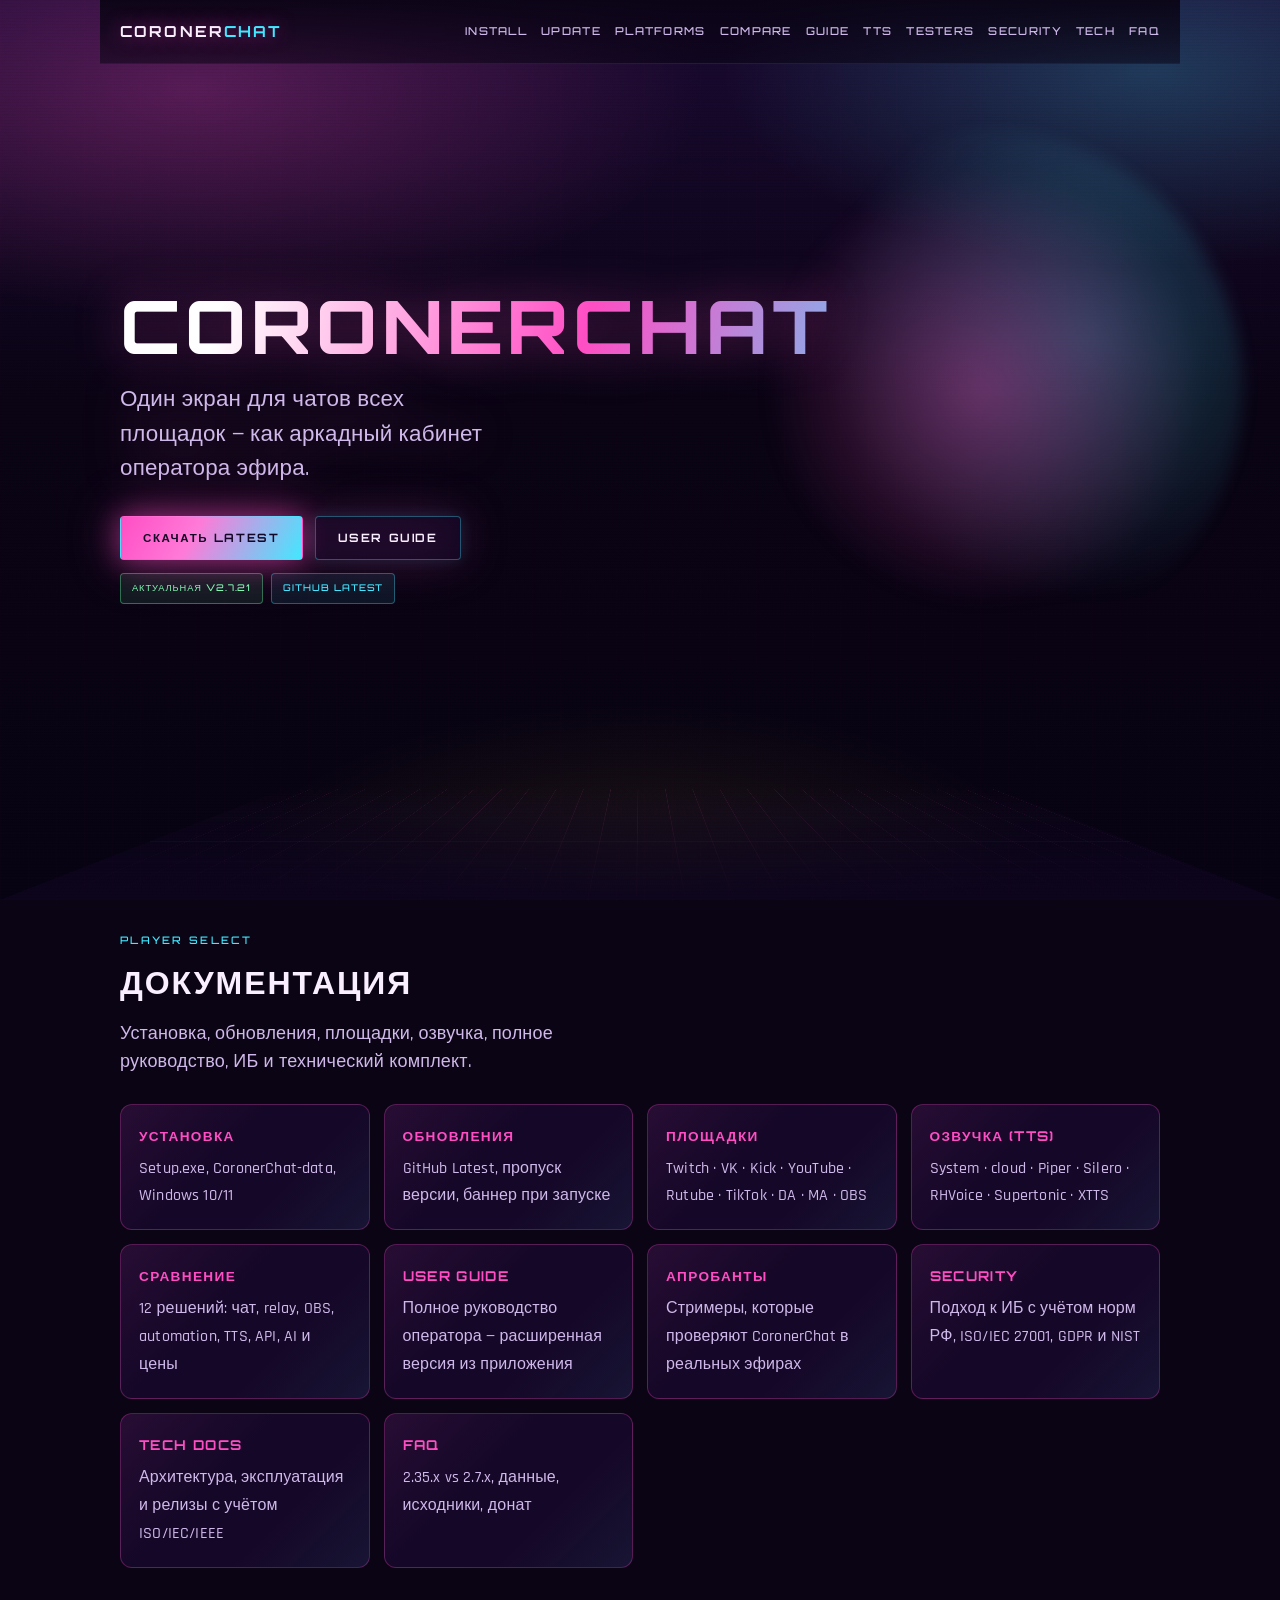
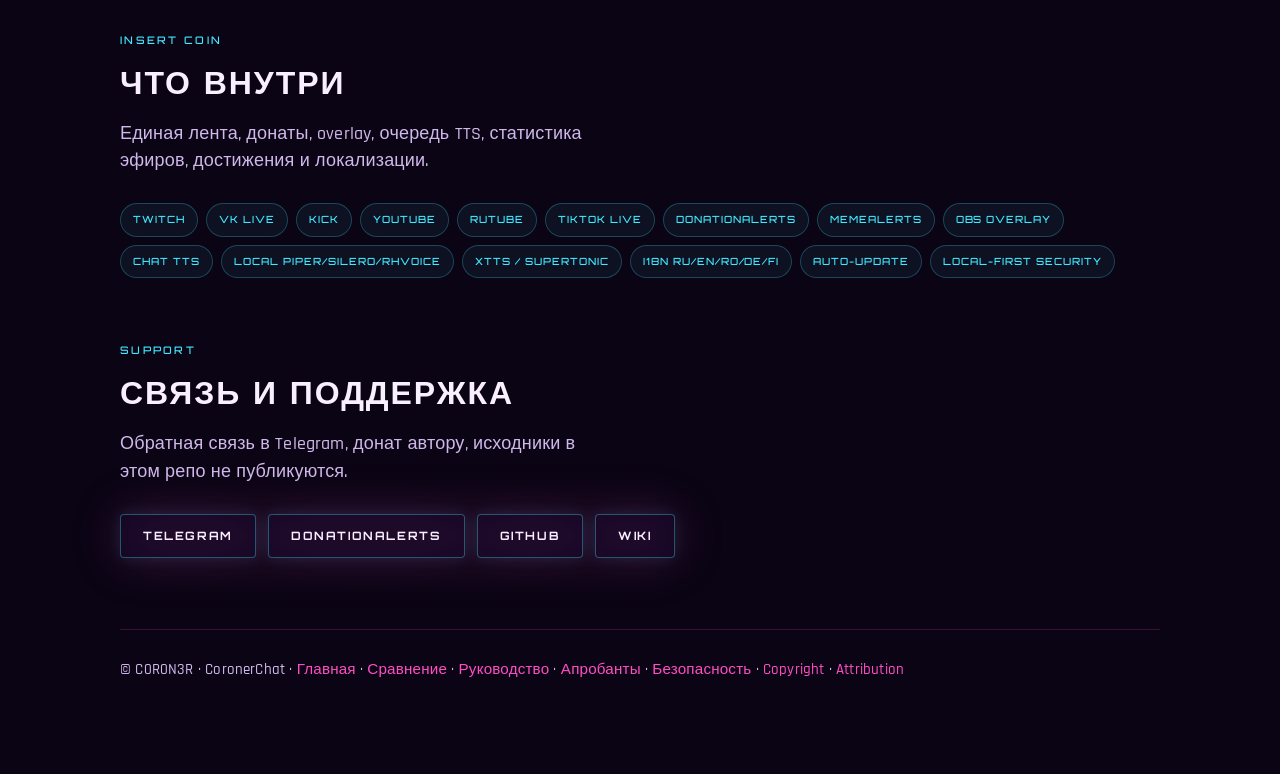
<file: docs/index.html>
<!DOCTYPE html>
<html lang="ru">
<head>
  <meta charset="utf-8" />
  <meta name="viewport" content="width=device-width, initial-scale=1" />
  <title>CoronerChat — мультиплатформенный чат стримера</title>
  <meta name="description" content="CoronerChat: один чат для Twitch, VK, Kick, YouTube, Rutube + донаты и OBS. Документация и обновления." />
  <link rel="canonical" href="https://dorimeryt-alt.github.io/CoronerChat/" />
  <link rel="icon" href="assets/icon.svg" type="image/svg+xml" />
  <meta property="og:type" content="website" />
  <meta property="og:title" content="CoronerChat — мультиплатформенный чат стримера" />
  <meta property="og:description" content="Один чат для Twitch, VK, Kick, YouTube и Rutube, донаты и OBS." />
  <meta property="og:url" content="https://dorimeryt-alt.github.io/CoronerChat/" />
  <meta property="og:image" content="https://dorimeryt-alt.github.io/CoronerChat/assets/icon.svg" />
  <link rel="preconnect" href="https://fonts.googleapis.com" />
  <link rel="preconnect" href="https://fonts.gstatic.com" crossorigin />
  <link href="https://fonts.googleapis.com/css2?family=Orbitron:wght@600;700;800&family=Rajdhani:wght@500;600;700&display=swap" rel="stylesheet" />
  <link rel="stylesheet" href="site.css" />
</head>
<body>
  <a class="skip-link" href="#main-content">К основному содержанию</a>
  <div class="scanlines" aria-hidden="true"></div>
  <div class="horizon" aria-hidden="true"></div>
  <div class="wrap">
    <header class="topnav">
      <a class="brand-mark" href="index.html">Coroner<span>Chat</span></a>
      <nav class="nav-links" aria-label="Разделы">
        <a href="install.html">Install</a>
        <a href="update.html">Update</a>
        <a href="platforms.html">Platforms</a>
        <a href="compare.html">Compare</a>
        <a href="guide.html">Guide</a>
        <a href="tts.html">TTS</a>
        <a href="testers.html">Testers</a>
        <a href="security.html">Security</a>
        <a href="tech/index.html">Tech</a>
        <a href="faq.html">FAQ</a>
      </nav>
    </header>

    <main id="main-content">
    <section class="hero">
      <div class="hero-glow" aria-hidden="true"></div>
      <h1 class="hero-brand">CoronerChat</h1>
      <p class="hero-line">Один экран для чатов всех площадок — как аркадный кабинет оператора эфира.</p>
      <div class="cta-row">
        <a class="btn btn-primary" href="https://github.com/dorimeryt-alt/CoronerChat/releases/latest">Скачать Latest</a>
        <a class="btn btn-ghost" href="guide.html">User Guide</a>
      </div>
      <div class="badge-row" style="margin-top:14px">
        <span class="badge ok">Актуальная v2.7.21</span>
        <span class="badge">GitHub Latest</span>
      </div>
    </section>

    <section class="section" id="guide">
      <p class="section-label">Player select</p>
      <h2>Документация</h2>
      <p class="lead">Установка, обновления, площадки, озвучка, полное руководство, ИБ и технический комплект.</p>
      <div class="link-grid">
        <a class="tile" href="install.html"><strong>Установка</strong><span>Setup.exe, CoronerChat-data, Windows 10/11</span></a>
        <a class="tile" href="update.html"><strong>Обновления</strong><span>GitHub Latest, пропуск версии, баннер при запуске</span></a>
        <a class="tile" href="platforms.html"><strong>Площадки</strong><span>Twitch · VK · Kick · YouTube · Rutube · TikTok · DA · MA · OBS</span></a>
        <a class="tile" href="tts.html"><strong>Озвучка (TTS)</strong><span>System · cloud · Piper · Silero · RHVoice · Supertonic · XTTS</span></a>
        <a class="tile" href="compare.html"><strong>Сравнение</strong><span>12 решений: чат, relay, OBS, automation, TTS, API, AI и цены</span></a>
        <a class="tile" href="guide.html"><strong>User Guide</strong><span>Полное руководство оператора — расширенная версия из приложения</span></a>
        <a class="tile" href="testers.html"><strong>Апробанты</strong><span>Стримеры, которые проверяют CoronerChat в реальных эфирах</span></a>
        <a class="tile" href="security.html"><strong>Security</strong><span>Подход к ИБ с учётом норм РФ, ISO/IEC 27001, GDPR и NIST</span></a>
        <a class="tile" href="tech/index.html"><strong>Tech docs</strong><span>Архитектура, эксплуатация и релизы с учётом ISO/IEC/IEEE</span></a>
        <a class="tile" href="faq.html"><strong>FAQ</strong><span>2.35.x vs 2.7.x, данные, исходники, донат</span></a>
      </div>
    </section>

    <section class="section">
      <p class="section-label">Insert coin</p>
      <h2>Что внутри</h2>
      <p class="lead">Единая лента, донаты, overlay, очередь TTS, статистика эфиров, достижения и локализации.</p>
      <ul class="chip-row">
        <li>Twitch</li><li>VK Live</li><li>Kick</li><li>YouTube</li><li>Rutube</li><li>TikTok LIVE</li>
        <li>DonationAlerts</li><li>MemeAlerts</li><li>OBS Overlay</li>
        <li>Chat TTS</li><li>Local Piper/Silero/RHVoice</li><li>XTTS / Supertonic</li>
        <li>i18n ru/en/ro/de/fi</li><li>Auto-update</li>
        <li>Local-first security</li>
      </ul>
    </section>

    <section class="section">
      <p class="section-label">Support</p>
      <h2>Связь и поддержка</h2>
      <p class="lead">Обратная связь в Telegram, донат автору, исходники в этом репо не публикуются.</p>
      <div class="cta-row">
        <a class="btn btn-ghost" href="https://t.me/coroner_of_autopsy">Telegram</a>
        <a class="btn btn-ghost" href="https://www.donationalerts.com/r/coroner_of_autopsy">DonationAlerts</a>
        <a class="btn btn-ghost" href="https://github.com/dorimeryt-alt/CoronerChat">GitHub</a>
        <a class="btn btn-ghost" href="https://github.com/dorimeryt-alt/CoronerChat/wiki">Wiki</a>
      </div>
    </section>

    </main>
    <footer class="site-footer">
      © C0R0N3R · CoronerChat ·
      <a href="index.html">Главная</a> ·
      <a href="compare.html">Сравнение</a> ·
      <a href="guide.html">Руководство</a> ·
      <a href="testers.html">Апробанты</a> ·
      <a href="security.html">Безопасность</a> ·
      <a href="https://github.com/dorimeryt-alt/CoronerChat/blob/main/COPYRIGHT.md">Copyright</a> ·
      <a href="https://github.com/dorimeryt-alt/CoronerChat/blob/main/ATTRIBUTION.md">Attribution</a>
    </footer>
  </div>
  <script src="site.js"></script>
</body>
</html>
</file>
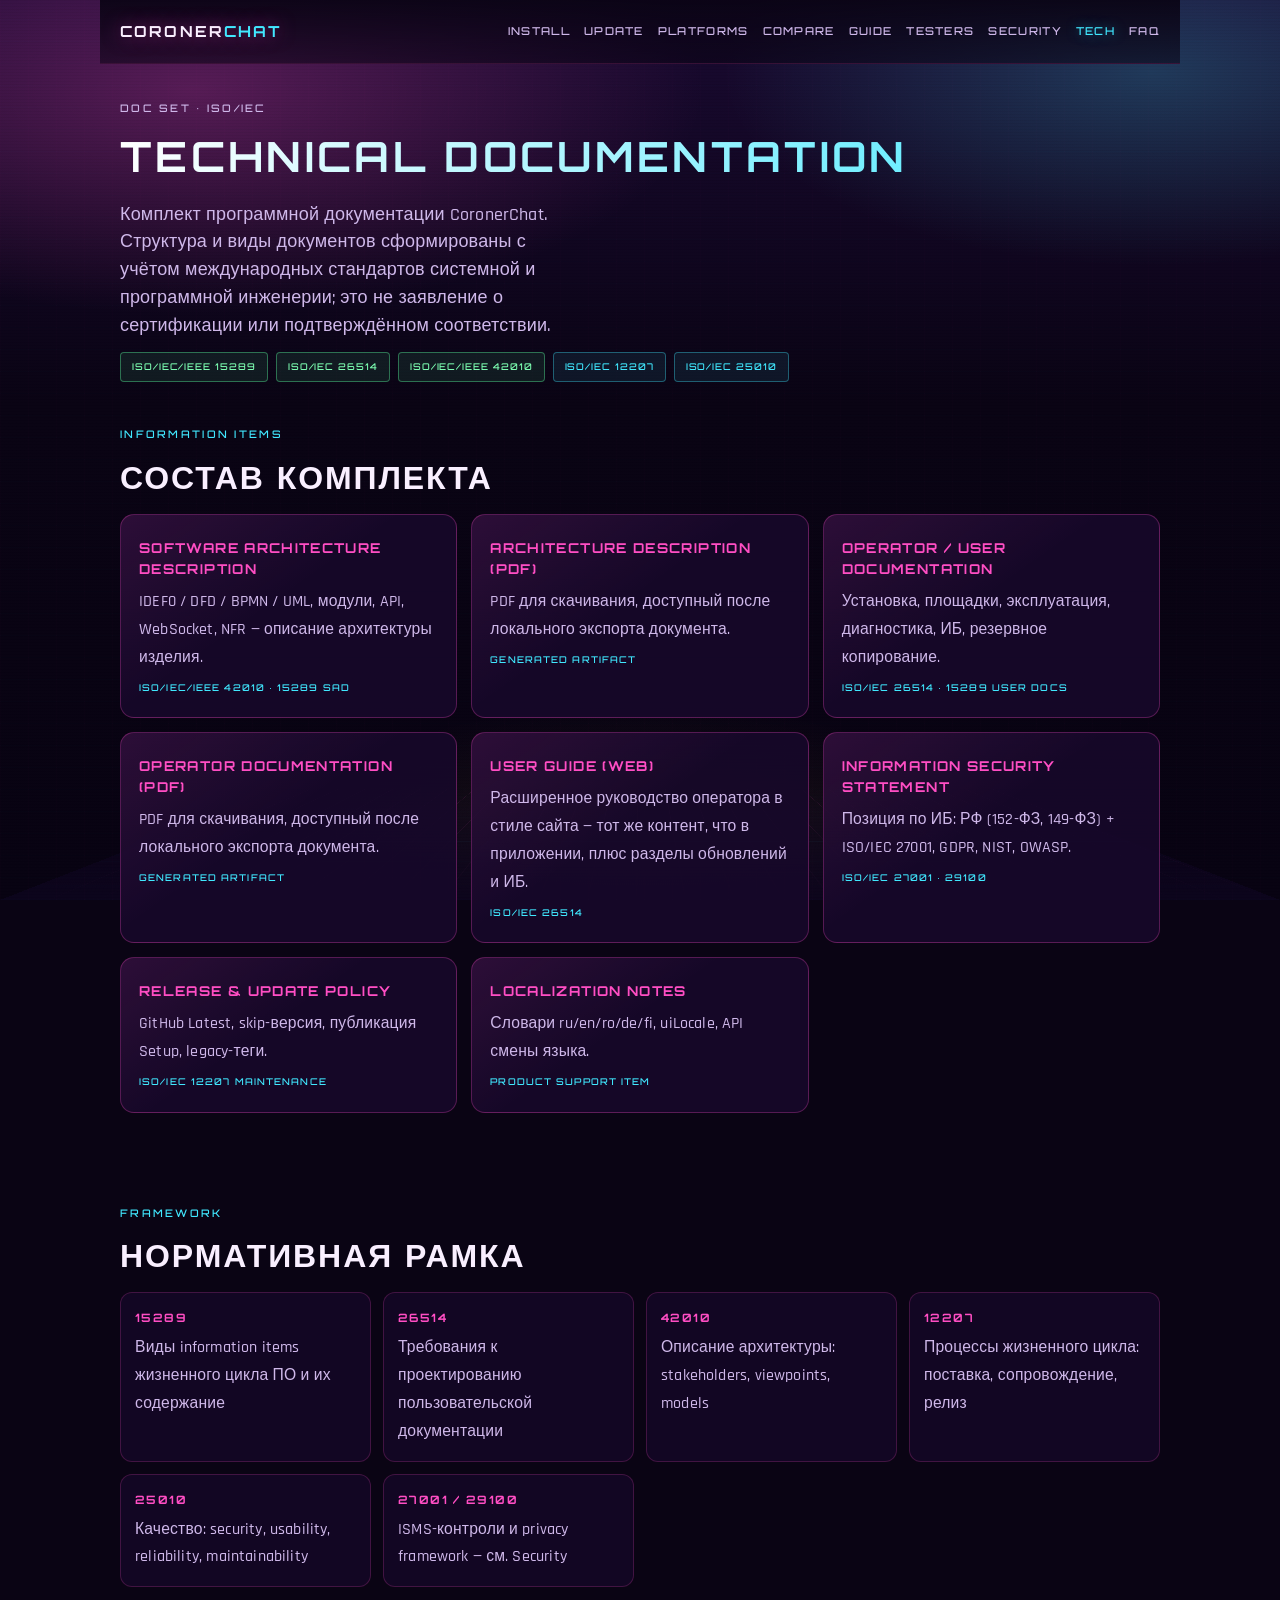
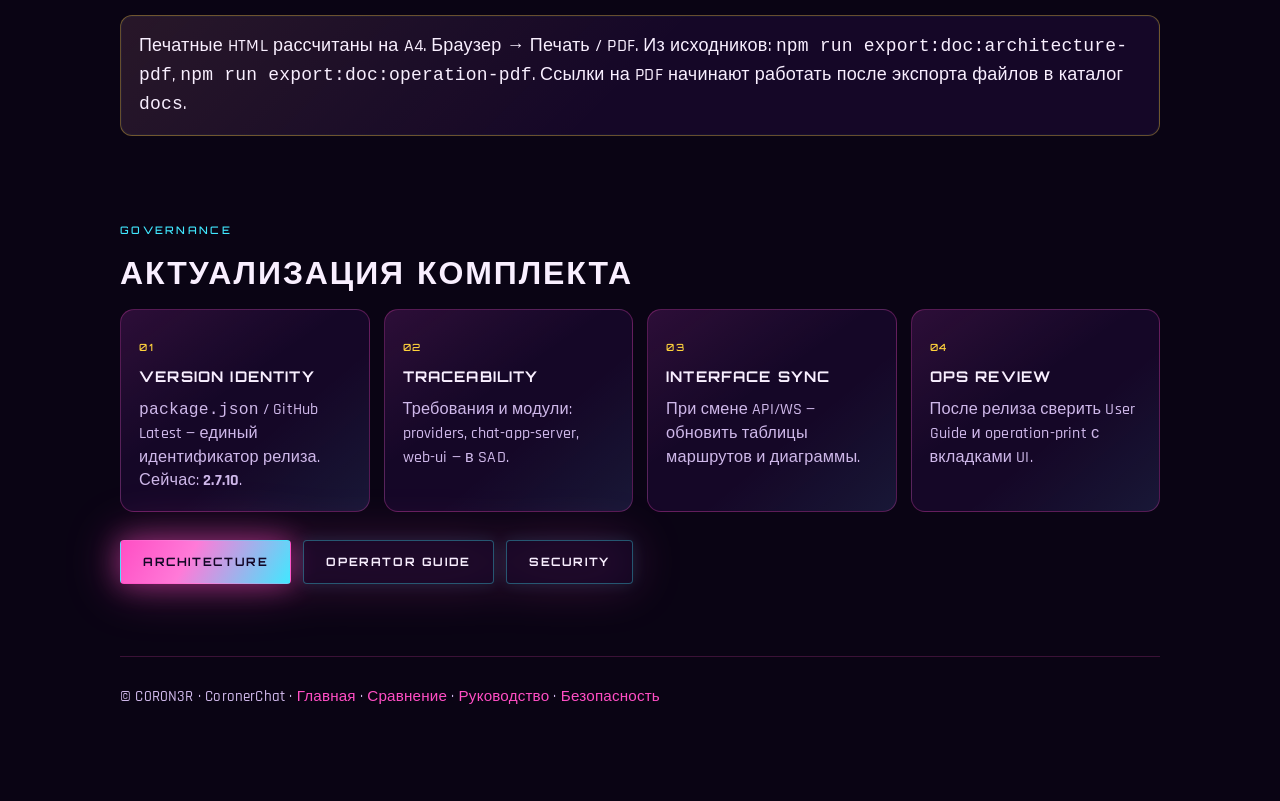
<file: docs/tech/index.html>
<!DOCTYPE html>
<html lang="ru">
<head>
  <meta charset="utf-8" />
  <meta name="viewport" content="width=device-width, initial-scale=1" />
  <title>Technical Documentation — CoronerChat</title>
  <meta name="description" content="Техническая документация CoronerChat по международным стандартам ISO/IEC/IEEE: архитектура, эксплуатация, ИБ, релизы." />
  <link rel="canonical" href="https://dorimeryt-alt.github.io/CoronerChat/tech/" />
  <link rel="icon" href="../assets/icon.svg" type="image/svg+xml" />
  <meta property="og:type" content="article" />
  <meta property="og:title" content="Technical Documentation — CoronerChat" />
  <meta property="og:description" content="Архитектура, эксплуатация, безопасность и релизы CoronerChat." />
  <meta property="og:url" content="https://dorimeryt-alt.github.io/CoronerChat/tech/" />
  <meta property="og:image" content="https://dorimeryt-alt.github.io/CoronerChat/assets/icon.svg" />
  <link rel="preconnect" href="https://fonts.googleapis.com" />
  <link rel="preconnect" href="https://fonts.gstatic.com" crossorigin />
  <link href="https://fonts.googleapis.com/css2?family=Orbitron:wght@600;700;800&family=Rajdhani:wght@500;600;700&display=swap" rel="stylesheet" />
  <link rel="stylesheet" href="../site.css" />
</head>
<body>
  <a class="skip-link" href="#main-content">К основному содержанию</a>
  <div class="scanlines" aria-hidden="true"></div>
  <div class="horizon" aria-hidden="true"></div>
  <div class="wrap">
    <header class="topnav">
      <a class="brand-mark" href="../index.html">Coroner<span>Chat</span></a>
      <nav class="nav-links" aria-label="Разделы">
        <a href="../install.html">Install</a>
        <a href="../update.html">Update</a>
        <a href="../platforms.html">Platforms</a>
        <a href="../compare.html">Compare</a>
        <a href="../guide.html">Guide</a>
        <a href="../testers.html">Testers</a>
        <a href="../security.html">Security</a>
        <a href="index.html" aria-current="page">Tech</a>
        <a href="../faq.html">FAQ</a>
      </nav>
    </header>

    <main id="main-content">
    <header class="page-hero">
      <p class="section-label">Doc set · ISO/IEC</p>
      <h1>Technical documentation</h1>
      <p>Комплект программной документации CoronerChat. Структура и виды документов сформированы с учётом международных стандартов системной и программной инженерии; это не заявление о сертификации или подтверждённом соответствии.</p>
      <div class="badge-row">
        <span class="badge ok">ISO/IEC/IEEE 15289</span>
        <span class="badge ok">ISO/IEC 26514</span>
        <span class="badge ok">ISO/IEC/IEEE 42010</span>
        <span class="badge">ISO/IEC 12207</span>
        <span class="badge">ISO/IEC 25010</span>
      </div>
    </header>

    <section class="section" style="padding-top:0">
      <p class="section-label">Information items</p>
      <h2>Состав комплекта</h2>
      <div class="doc-index-grid">
        <a class="doc-tile" href="../coronerchat-architecture-print.html">
          <strong>Software architecture description</strong>
          <span>IDEF0 / DFD / BPMN / UML, модули, API, WebSocket, NFR — описание архитектуры изделия.</span>
          <em>ISO/IEC/IEEE 42010 · 15289 SAD</em>
        </a>
        <a class="doc-tile" href="../coronerchat-architecture-print.pdf" data-link-optional>
          <strong>Architecture description (PDF)</strong>
          <span>PDF для скачивания, доступный после локального экспорта документа.</span>
          <em>Generated artifact</em>
        </a>
        <a class="doc-tile" href="../coronerchat-operation-print.html">
          <strong>Operator / user documentation</strong>
          <span>Установка, площадки, эксплуатация, диагностика, ИБ, резервное копирование.</span>
          <em>ISO/IEC 26514 · 15289 user docs</em>
        </a>
        <a class="doc-tile" href="../coronerchat-operation-print.pdf" data-link-optional>
          <strong>Operator documentation (PDF)</strong>
          <span>PDF для скачивания, доступный после локального экспорта документа.</span>
          <em>Generated artifact</em>
        </a>
        <a class="doc-tile" href="../guide.html">
          <strong>User Guide (web)</strong>
          <span>Расширенное руководство оператора в стиле сайта — тот же контент, что в приложении, плюс разделы обновлений и ИБ.</span>
          <em>ISO/IEC 26514</em>
        </a>
        <a class="doc-tile" href="../security.html">
          <strong>Information security statement</strong>
          <span>Позиция по ИБ: РФ (152-ФЗ, 149-ФЗ) + ISO/IEC 27001, GDPR, NIST, OWASP.</span>
          <em>ISO/IEC 27001 · 29100</em>
        </a>
        <a class="doc-tile" href="https://github.com/dorimeryt-alt/CoronerChat/blob/main/docs/updates-and-releases.md">
          <strong>Release &amp; update policy</strong>
          <span>GitHub Latest, skip-версия, публикация Setup, legacy-теги.</span>
          <em>ISO/IEC 12207 maintenance</em>
        </a>
        <a class="doc-tile" href="https://github.com/dorimeryt-alt/CoronerChat/blob/main/docs/i18n.md">
          <strong>Localization notes</strong>
          <span>Словари ru/en/ro/de/fi, uiLocale, API смены языка.</span>
          <em>Product support item</em>
        </a>
      </div>
    </section>

    <section class="section">
      <p class="section-label">Framework</p>
      <h2>Нормативная рамка</h2>
      <div class="feature-strip">
        <div class="feature-cell"><strong>15289</strong><span>Виды information items жизненного цикла ПО и их содержание</span></div>
        <div class="feature-cell"><strong>26514</strong><span>Требования к проектированию пользовательской документации</span></div>
        <div class="feature-cell"><strong>42010</strong><span>Описание архитектуры: stakeholders, viewpoints, models</span></div>
        <div class="feature-cell"><strong>12207</strong><span>Процессы жизненного цикла: поставка, сопровождение, релиз</span></div>
        <div class="feature-cell"><strong>25010</strong><span>Качество: security, usability, reliability, maintainability</span></div>
        <div class="feature-cell"><strong>27001 / 29100</strong><span>ISMS-контроли и privacy framework — см. Security</span></div>
      </div>
      <div class="panel tip">
        Печатные HTML рассчитаны на A4. Браузер → Печать / PDF.
        Из исходников: <code>npm run export:doc:architecture-pdf</code>, <code>npm run export:doc:operation-pdf</code>.
        Ссылки на PDF начинают работать после экспорта файлов в каталог <code>docs</code>.
      </div>
    </section>

    <section class="section">
      <p class="section-label">Governance</p>
      <h2>Актуализация комплекта</h2>
      <div class="stage-grid">
        <article class="stage-card">
          <span class="stage-num">01</span>
          <h3>Version identity</h3>
          <p><code>package.json</code> / GitHub Latest — единый идентификатор релиза. Сейчас: <strong>2.7.10</strong>.</p>
        </article>
        <article class="stage-card">
          <span class="stage-num">02</span>
          <h3>Traceability</h3>
          <p>Требования и модули: providers, chat-app-server, web-ui — в SAD.</p>
        </article>
        <article class="stage-card">
          <span class="stage-num">03</span>
          <h3>Interface sync</h3>
          <p>При смене API/WS — обновить таблицы маршрутов и диаграммы.</p>
        </article>
        <article class="stage-card">
          <span class="stage-num">04</span>
          <h3>Ops review</h3>
          <p>После релиза сверить User Guide и operation-print с вкладками UI.</p>
        </article>
      </div>
      <div class="cta-row">
        <a class="btn btn-primary" href="../coronerchat-architecture-print.html">Architecture</a>
        <a class="btn btn-ghost" href="../coronerchat-operation-print.html">Operator guide</a>
        <a class="btn btn-ghost" href="../security.html">Security</a>
      </div>
    </section>

    </main>
    <footer class="site-footer">
      © C0R0N3R · CoronerChat · <a href="../index.html">Главная</a> · <a href="../compare.html">Сравнение</a> · <a href="../guide.html">Руководство</a> · <a href="../security.html">Безопасность</a>
    </footer>
  </div>
  <script src="../site.js"></script>
</body>
</html>
</file>
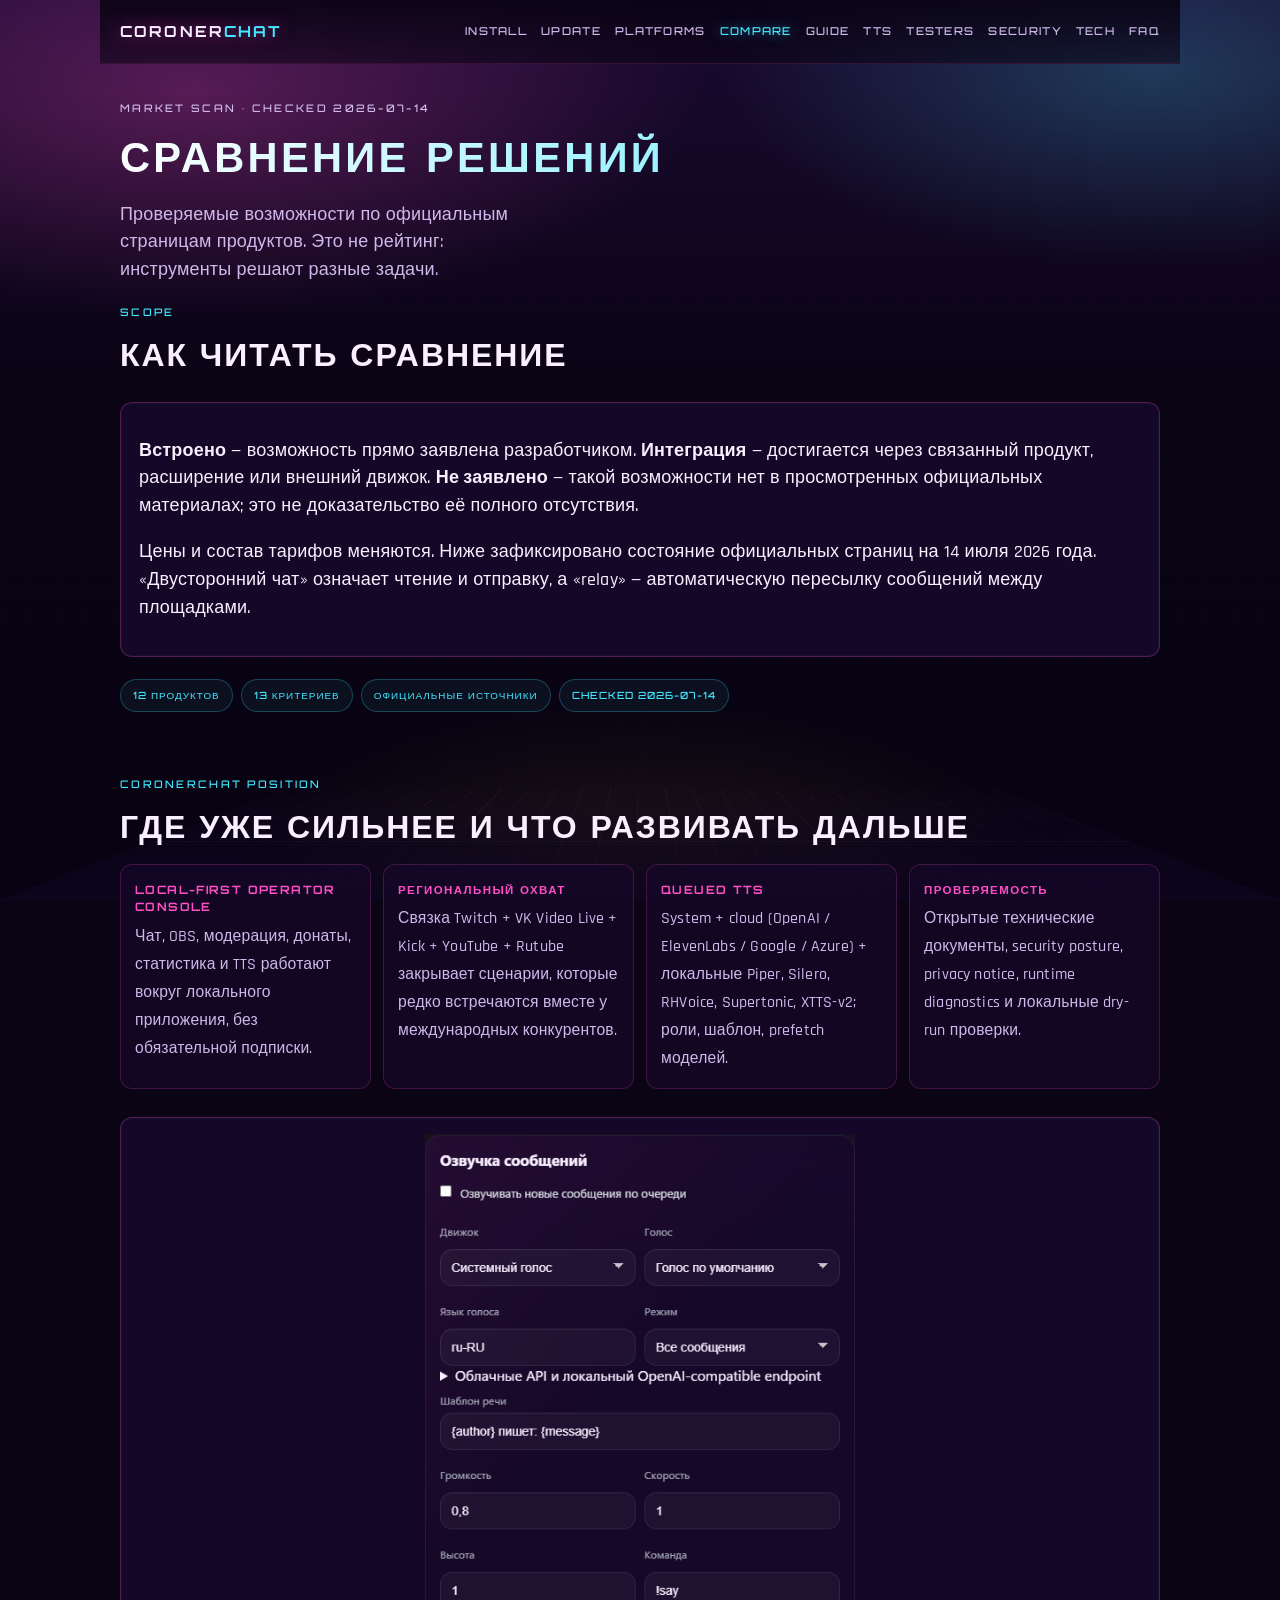
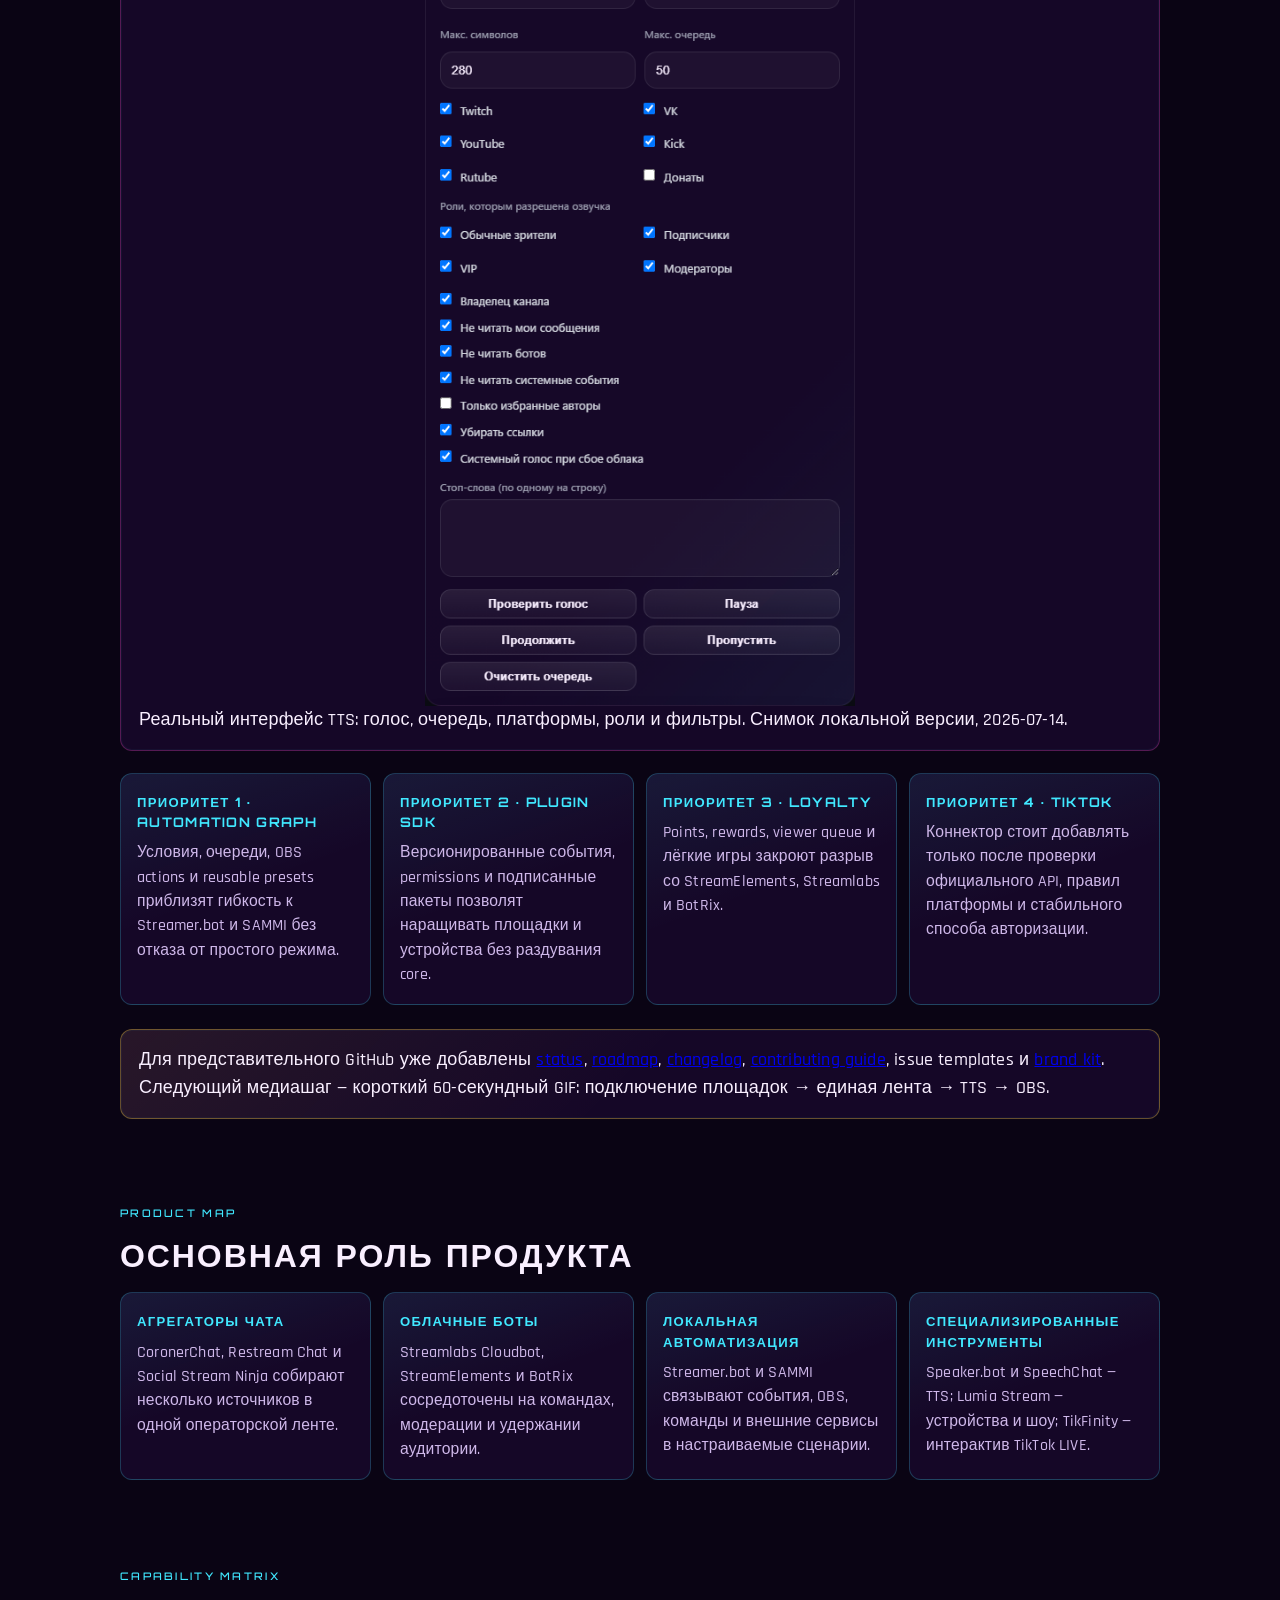
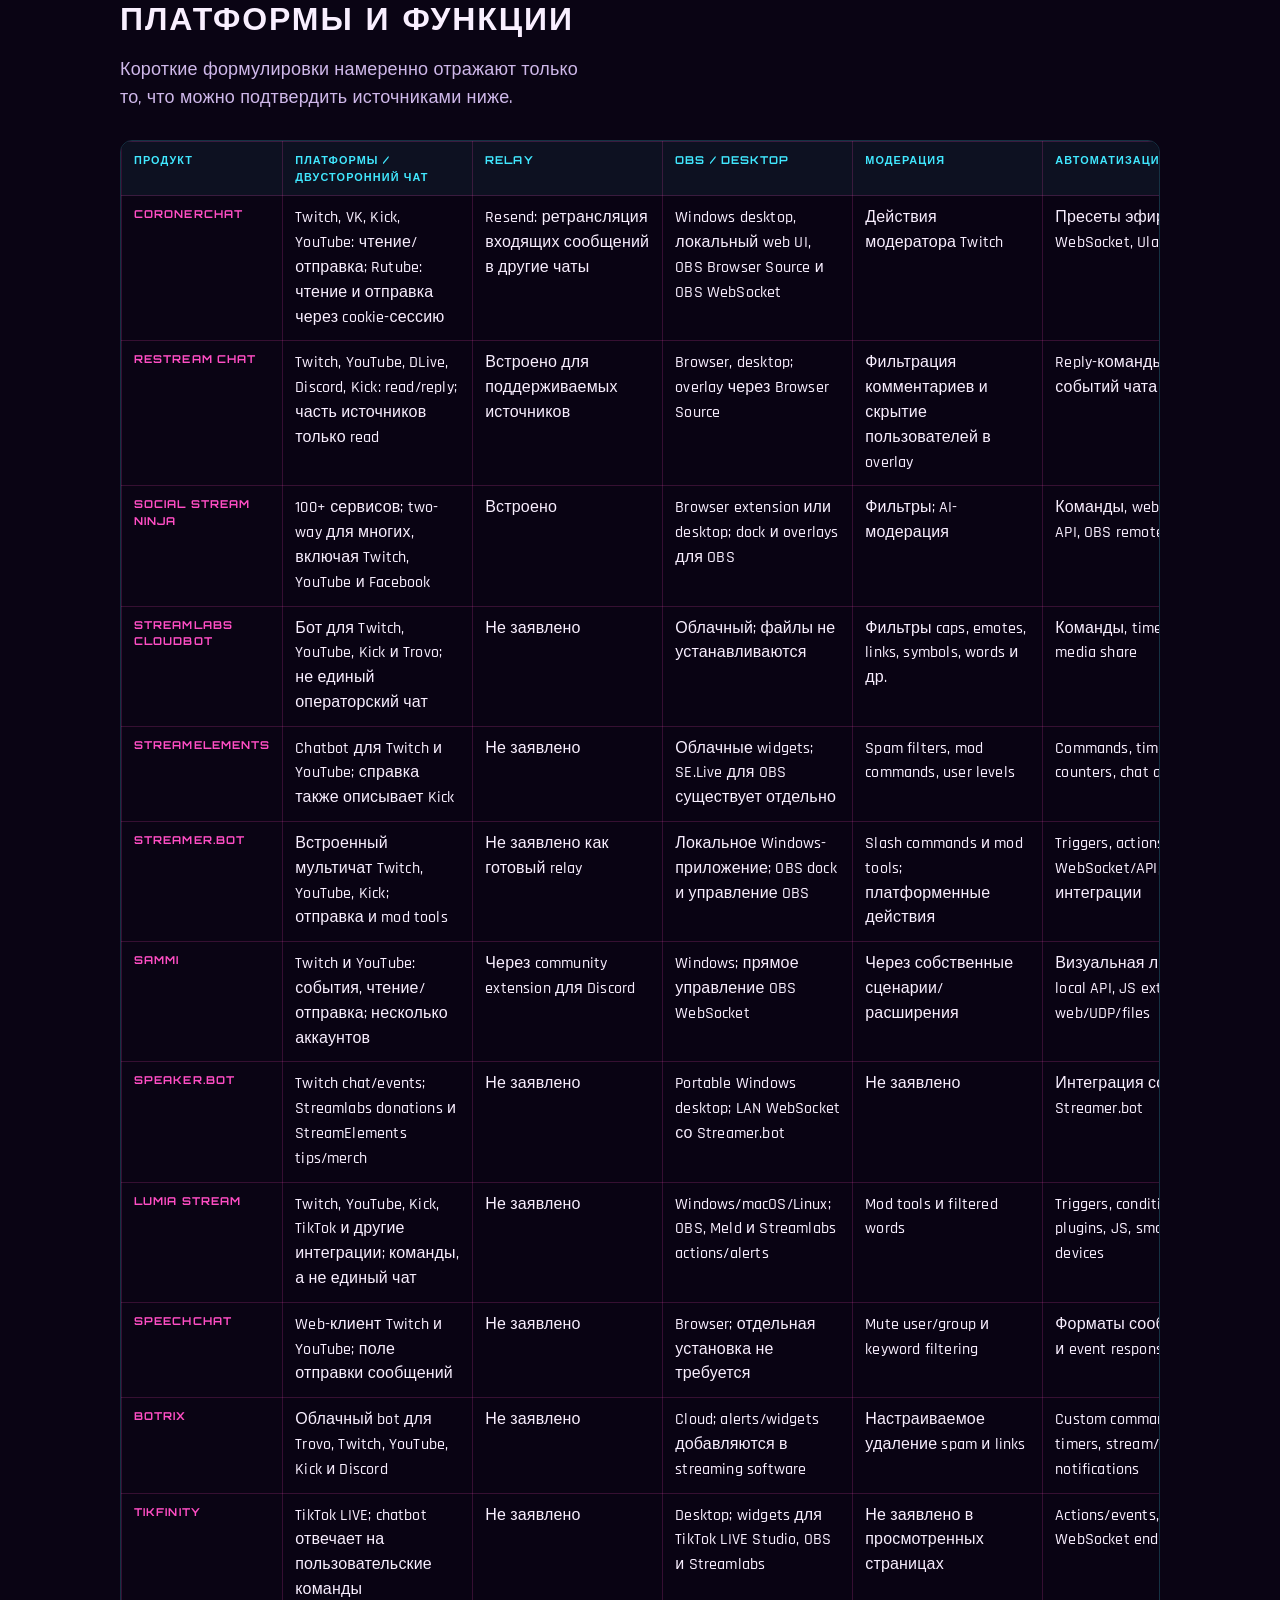
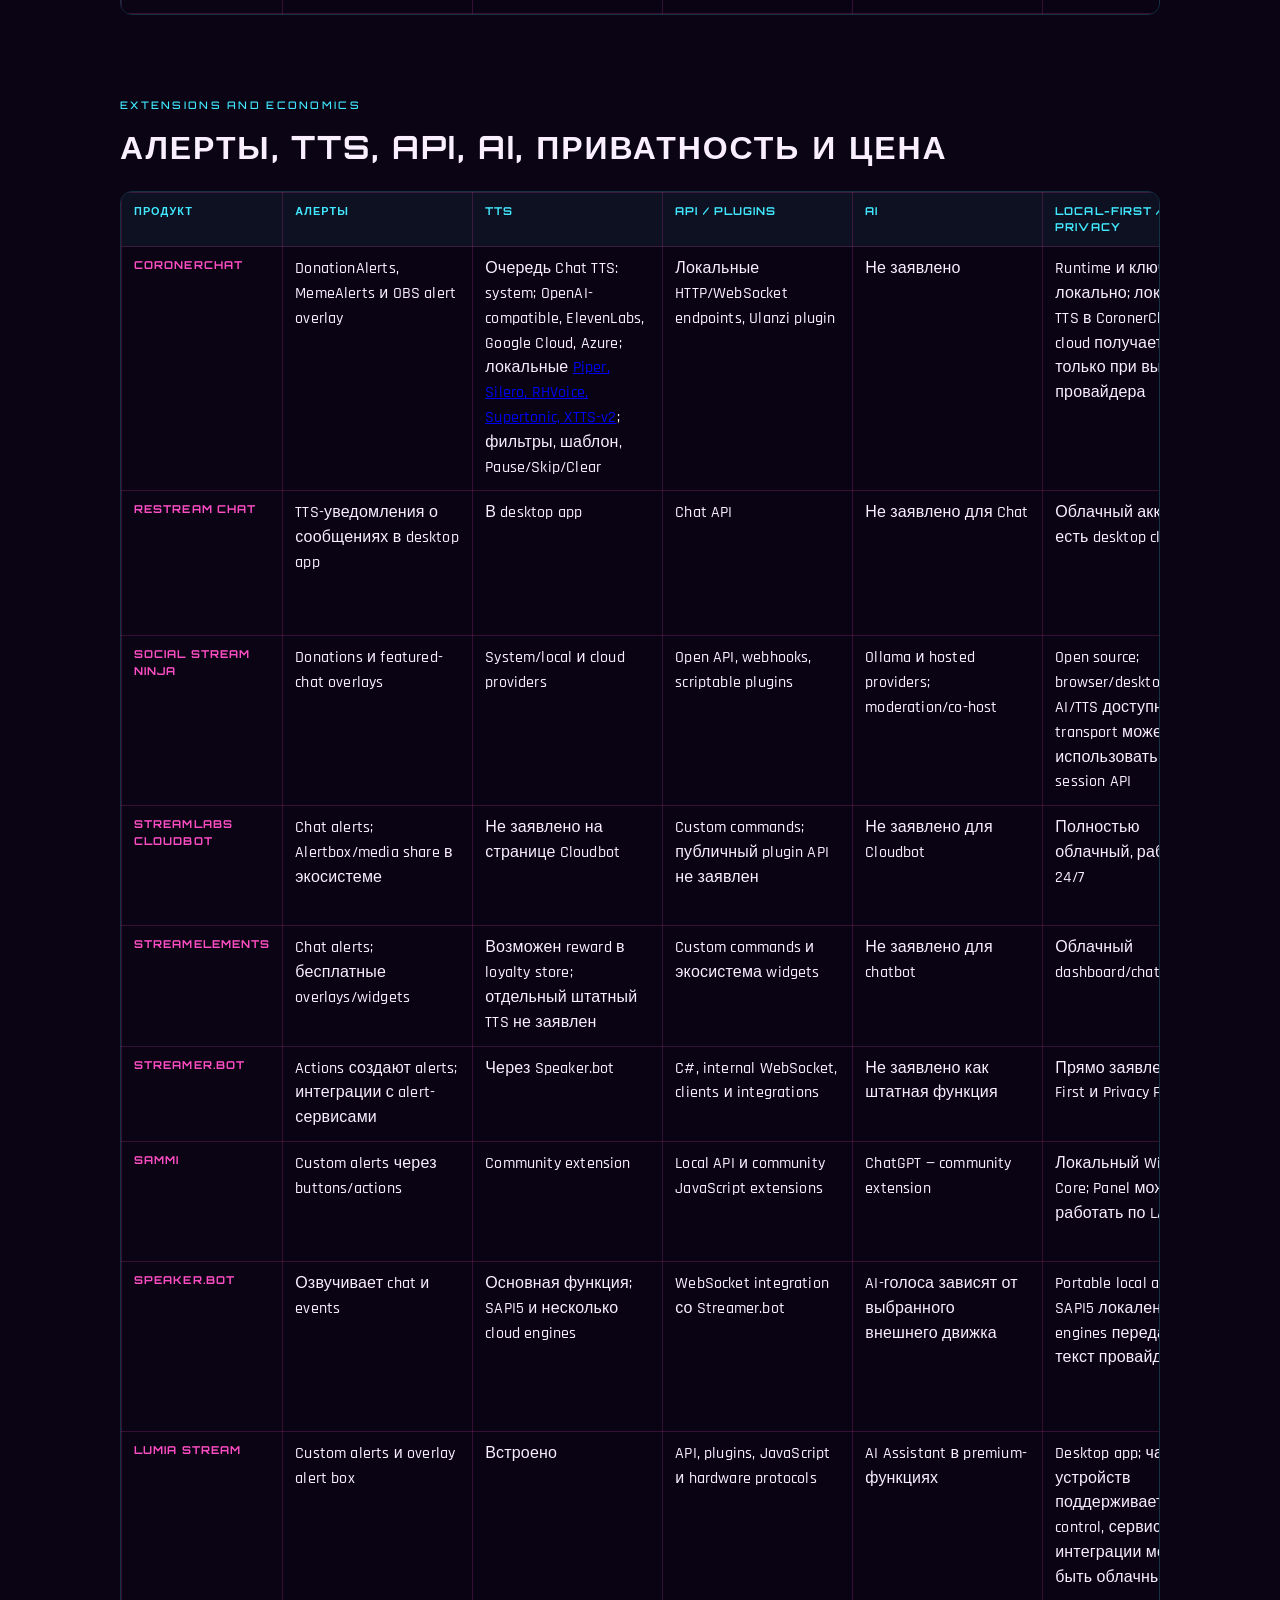
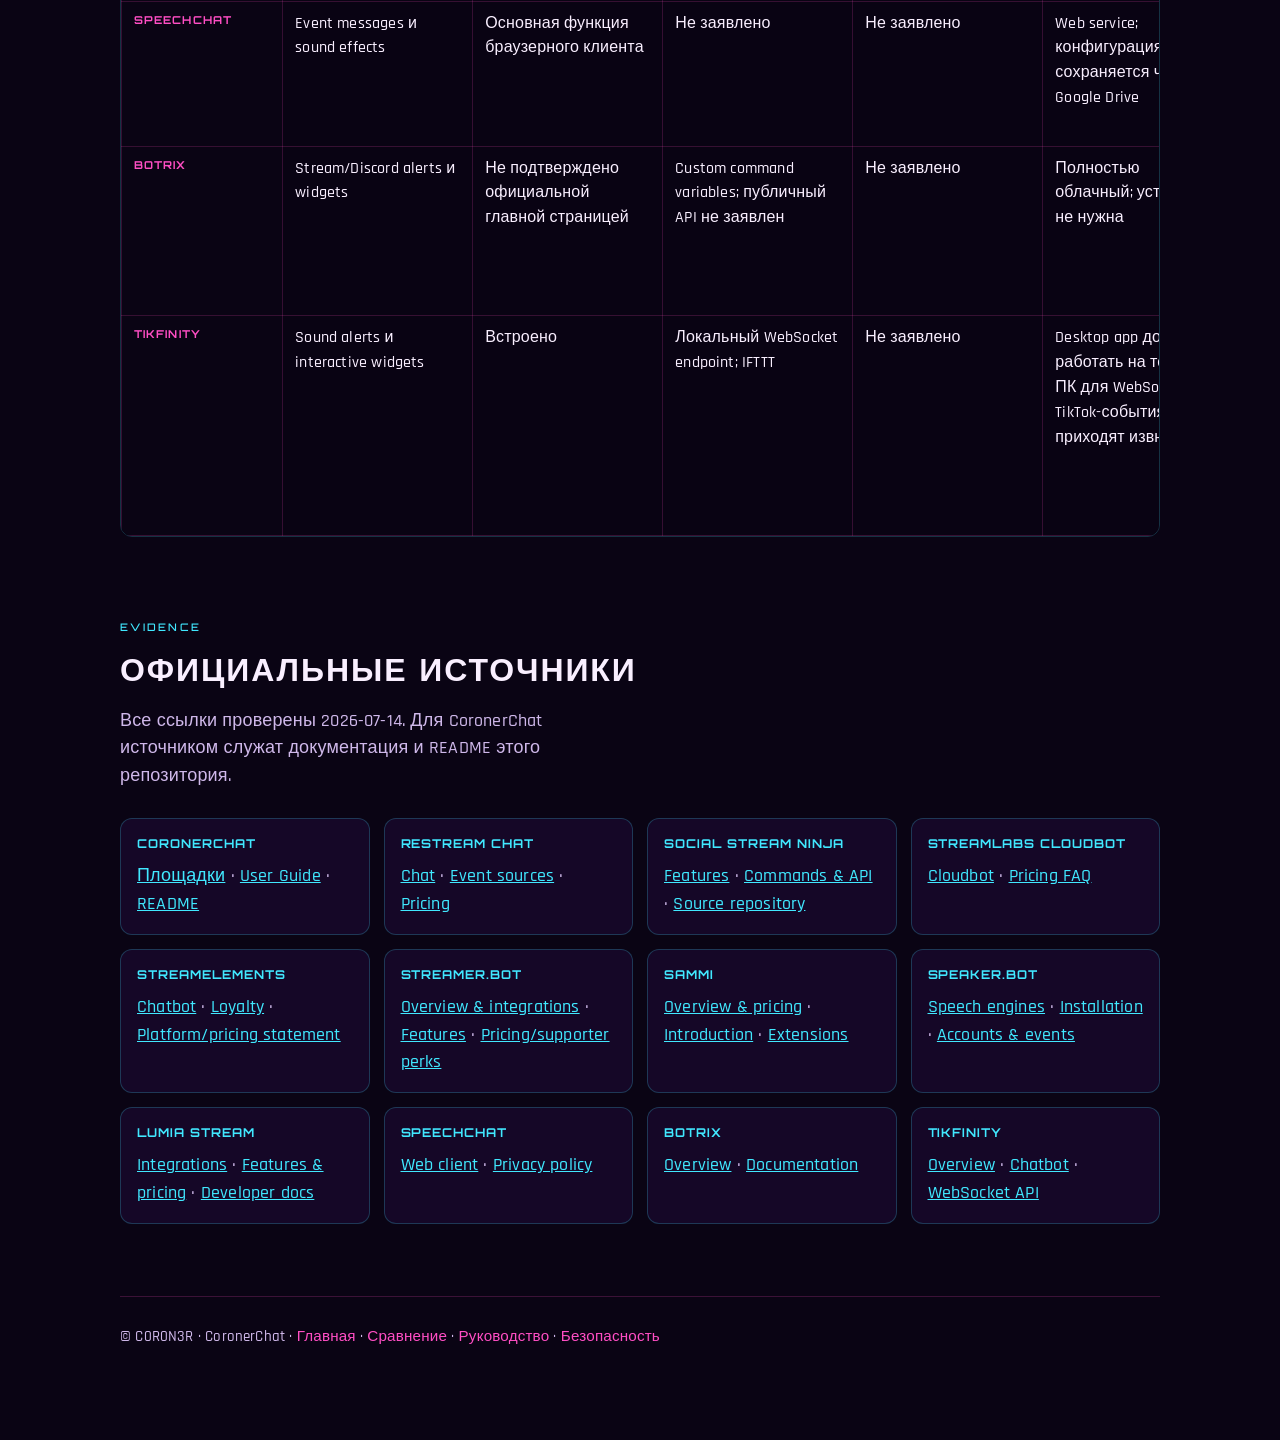
<file: docs/compare.html>
<!DOCTYPE html>
<html lang="ru">
<head>
  <meta charset="utf-8" />
  <meta name="viewport" content="width=device-width, initial-scale=1" />
  <title>Сравнение решений для стримера — CoronerChat</title>
  <meta name="description" content="Фактическое сравнение CoronerChat с Restream Chat, Social Stream Ninja, Streamlabs Cloudbot, StreamElements и другими инструментами." />
  <link rel="canonical" href="https://dorimeryt-alt.github.io/CoronerChat/compare.html" />
  <link rel="icon" href="assets/icon.svg" type="image/svg+xml" />
  <meta property="og:type" content="article" />
  <meta property="og:title" content="Сравнение решений для стримера — CoronerChat" />
  <meta property="og:description" content="Платформы, relay, OBS, модерация, автоматизация, TTS, API, AI, приватность и цены." />
  <meta property="og:url" content="https://dorimeryt-alt.github.io/CoronerChat/compare.html" />
  <meta property="og:image" content="https://dorimeryt-alt.github.io/CoronerChat/assets/icon.svg" />
  <link rel="preconnect" href="https://fonts.googleapis.com" />
  <link rel="preconnect" href="https://fonts.gstatic.com" crossorigin />
  <link href="https://fonts.googleapis.com/css2?family=Orbitron:wght@600;700;800&family=Rajdhani:wght@500;600;700&display=swap" rel="stylesheet" />
  <link rel="stylesheet" href="site.css" />
</head>
<body>
  <a class="skip-link" href="#main-content">К основному содержанию</a>
  <div class="scanlines" aria-hidden="true"></div>
  <div class="horizon" aria-hidden="true"></div>
  <div class="wrap">
    <header class="topnav">
      <a class="brand-mark" href="index.html">Coroner<span>Chat</span></a>
      <nav class="nav-links" aria-label="Разделы">
        <a href="install.html">Install</a>
        <a href="update.html">Update</a>
        <a href="platforms.html">Platforms</a>
        <a href="compare.html" aria-current="page">Compare</a>
        <a href="guide.html">Guide</a>
        <a href="tts.html">TTS</a>
        <a href="testers.html">Testers</a>
        <a href="security.html">Security</a>
        <a href="tech/index.html">Tech</a>
        <a href="faq.html">FAQ</a>
      </nav>
    </header>

    <main id="main-content">
      <header class="page-hero">
        <p class="section-label">Market scan · checked 2026-07-14</p>
        <h1>Сравнение решений</h1>
        <p>Проверяемые возможности по официальным страницам продуктов. Это не рейтинг: инструменты решают разные задачи.</p>
      </header>

      <section class="section" style="padding-top:0">
        <p class="section-label">Scope</p>
        <h2>Как читать сравнение</h2>
        <div class="panel">
          <p><strong>Встроено</strong> — возможность прямо заявлена разработчиком. <strong>Интеграция</strong> — достигается через связанный продукт, расширение или внешний движок. <strong>Не заявлено</strong> — такой возможности нет в просмотренных официальных материалах; это не доказательство её полного отсутствия.</p>
          <p>Цены и состав тарифов меняются. Ниже зафиксировано состояние официальных страниц на <time datetime="2026-07-14">14 июля 2026 года</time>. «Двусторонний чат» означает чтение и отправку, а «relay» — автоматическую пересылку сообщений между площадками.</p>
        </div>
        <ul class="chip-row">
          <li>12 продуктов</li><li>13 критериев</li><li>официальные источники</li><li>checked 2026-07-14</li>
        </ul>
      </section>

      <section class="section">
        <p class="section-label">CoronerChat position</p>
        <h2>Где уже сильнее и что развивать дальше</h2>
        <div class="feature-strip">
          <div class="feature-cell"><strong>Local-first operator console</strong><span>Чат, OBS, модерация, донаты, статистика и TTS работают вокруг локального приложения, без обязательной подписки.</span></div>
          <div class="feature-cell"><strong>Региональный охват</strong><span>Связка Twitch + VK Video Live + Kick + YouTube + Rutube закрывает сценарии, которые редко встречаются вместе у международных конкурентов.</span></div>
          <div class="feature-cell"><strong>Queued TTS</strong><span>System + cloud (OpenAI / ElevenLabs / Google / Azure) + локальные Piper, Silero, RHVoice, Supertonic, XTTS-v2; роли, шаблон, prefetch моделей.</span></div>
          <div class="feature-cell"><strong>Проверяемость</strong><span>Открытые технические документы, security posture, privacy notice, runtime diagnostics и локальные dry-run проверки.</span></div>
        </div>
        <figure class="panel">
          <img src="assets/chat-tts-settings.png" alt="Настройки последовательной озвучки сообщений CoronerChat" style="display:block;max-width:430px;width:100%;margin:0 auto" />
          <figcaption>Реальный интерфейс TTS: голос, очередь, платформы, роли и фильтры. Снимок локальной версии, 2026-07-14.</figcaption>
        </figure>
        <div class="platform-grid">
          <article class="plat-card"><h3>Приоритет 1 · Automation graph</h3><p>Условия, очереди, OBS actions и reusable presets приблизят гибкость к Streamer.bot и SAMMI без отказа от простого режима.</p></article>
          <article class="plat-card"><h3>Приоритет 2 · Plugin SDK</h3><p>Версионированные события, permissions и подписанные пакеты позволят наращивать площадки и устройства без раздувания core.</p></article>
          <article class="plat-card"><h3>Приоритет 3 · Loyalty</h3><p>Points, rewards, viewer queue и лёгкие игры закроют разрыв со StreamElements, Streamlabs и BotRix.</p></article>
          <article class="plat-card"><h3>Приоритет 4 · TikTok</h3><p>Коннектор стоит добавлять только после проверки официального API, правил платформы и стабильного способа авторизации.</p></article>
        </div>
        <div class="panel tip">
          Для представительного GitHub уже добавлены <a href="https://github.com/dorimeryt-alt/CoronerChat/blob/main/STATUS.md">status</a>,
          <a href="https://github.com/dorimeryt-alt/CoronerChat/blob/main/ROADMAP.md">roadmap</a>,
          <a href="https://github.com/dorimeryt-alt/CoronerChat/blob/main/CHANGELOG.md">changelog</a>,
          <a href="https://github.com/dorimeryt-alt/CoronerChat/blob/main/CONTRIBUTING.md">contributing guide</a>,
          issue templates и <a href="https://github.com/dorimeryt-alt/CoronerChat/blob/main/BRAND.md">brand kit</a>.
          Следующий медиашаг — короткий 60-секундный GIF: подключение площадок → единая лента → TTS → OBS.
        </div>
      </section>

      <section class="section">
        <p class="section-label">Product map</p>
        <h2>Основная роль продукта</h2>
        <div class="platform-grid">
          <article class="plat-card"><h3>Агрегаторы чата</h3><p>CoronerChat, Restream Chat и Social Stream Ninja собирают несколько источников в одной операторской ленте.</p></article>
          <article class="plat-card"><h3>Облачные боты</h3><p>Streamlabs Cloudbot, StreamElements и BotRix сосредоточены на командах, модерации и удержании аудитории.</p></article>
          <article class="plat-card"><h3>Локальная автоматизация</h3><p>Streamer.bot и SAMMI связывают события, OBS, команды и внешние сервисы в настраиваемые сценарии.</p></article>
          <article class="plat-card"><h3>Специализированные инструменты</h3><p>Speaker.bot и SpeechChat — TTS; Lumia Stream — устройства и шоу; TikFinity — интерактив TikTok LIVE.</p></article>
        </div>
      </section>

      <section class="section">
        <p class="section-label">Capability matrix</p>
        <h2>Платформы и функции</h2>
        <p class="lead">Короткие формулировки намеренно отражают только то, что можно подтвердить источниками ниже.</p>
        <div class="table-scroll" tabindex="0" aria-label="Прокручиваемая таблица сравнения возможностей">
          <table class="data compare-table">
            <thead>
              <tr>
                <th>Продукт</th><th>Платформы / двусторонний чат</th><th>Relay</th><th>OBS / desktop</th><th>Модерация</th><th>Автоматизация</th><th>Loyalty / игры</th>
              </tr>
            </thead>
            <tbody>
              <tr><th>CoronerChat</th><td>Twitch, VK, Kick, YouTube: чтение/отправка; Rutube: чтение и отправка через cookie-сессию</td><td>Resend: ретрансляция входящих сообщений в другие чаты</td><td>Windows desktop, локальный web UI, OBS Browser Source и OBS WebSocket</td><td>Действия модератора Twitch</td><td>Пресеты эфира, WebSocket, Ulanzi Deck</td><td>Достижения; полноценная loyalty-система не заявлена</td></tr>
              <tr><th>Restream Chat</th><td>Twitch, YouTube, DLive, Discord, Kick: read/reply; часть источников только read</td><td>Встроено для поддерживаемых источников</td><td>Browser, desktop; overlay через Browser Source</td><td>Фильтрация комментариев и скрытие пользователей в overlay</td><td>Reply-команды; API событий чата</td><td>Не заявлено</td></tr>
              <tr><th>Social Stream Ninja</th><td>100+ сервисов; two-way для многих, включая Twitch, YouTube и Facebook</td><td>Встроено</td><td>Browser extension или desktop; dock и overlays для OBS</td><td>Фильтры; AI-модерация</td><td>Команды, webhooks, API, OBS remote, plugins</td><td>Мини-игры, giveaway и очередь</td></tr>
              <tr><th>Streamlabs Cloudbot</th><td>Бот для Twitch, YouTube, Kick и Trovo; не единый операторский чат</td><td>Не заявлено</td><td>Облачный; файлы не устанавливаются</td><td>Фильтры caps, emotes, links, symbols, words и др.</td><td>Команды, timers, polls, media share</td><td>Points, rewards, giveaways, minigames</td></tr>
              <tr><th>StreamElements</th><td>Chatbot для Twitch и YouTube; справка также описывает Kick</td><td>Не заявлено</td><td>Облачные widgets; SE.Live для OBS существует отдельно</td><td>Spam filters, mod commands, user levels</td><td>Commands, timers, counters, chat alerts</td><td>Points, store, giveaways, contests и 11+ модулей/игр</td></tr>
              <tr><th>Streamer.bot</th><td>Встроенный мультичат Twitch, YouTube, Kick; отправка и mod tools</td><td>Не заявлено как готовый relay</td><td>Локальное Windows-приложение; OBS dock и управление OBS</td><td>Slash commands и mod tools; платформенные действия</td><td>Triggers, actions, C#, WebSocket/API, интеграции</td><td>Реализуется actions/интеграциями; готовая loyalty не заявлена</td></tr>
              <tr><th>SAMMI</th><td>Twitch и YouTube: события, чтение/отправка; несколько аккаунтов</td><td>Через community extension для Discord</td><td>Windows; прямое управление OBS WebSocket</td><td>Через собственные сценарии/расширения</td><td>Визуальная логика, local API, JS extensions, web/UDP/files</td><td>Community extensions: points, slot machine и др.</td></tr>
              <tr><th>Speaker.bot</th><td>Twitch chat/events; Streamlabs donations и StreamElements tips/merch</td><td>Не заявлено</td><td>Portable Windows desktop; LAN WebSocket со Streamer.bot</td><td>Не заявлено</td><td>Интеграция со Streamer.bot</td><td>Не заявлено</td></tr>
              <tr><th>Lumia Stream</th><td>Twitch, YouTube, Kick, TikTok и другие интеграции; команды, а не единый чат</td><td>Не заявлено</td><td>Windows/macOS/Linux; OBS, Meld и Streamlabs actions/alerts</td><td>Mod tools и filtered words</td><td>Triggers, conditions, API, plugins, JS, smart devices</td><td>Loyalty leaderboard, achievements, raffles, wheels, polls</td></tr>
              <tr><th>SpeechChat</th><td>Web-клиент Twitch и YouTube; поле отправки сообщений</td><td>Не заявлено</td><td>Browser; отдельная установка не требуется</td><td>Mute user/group и keyword filtering</td><td>Форматы сообщений и event responses</td><td>Не заявлено</td></tr>
              <tr><th>BotRix</th><td>Облачный bot для Trovo, Twitch, YouTube, Kick и Discord</td><td>Не заявлено</td><td>Cloud; alerts/widgets добавляются в streaming software</td><td>Настраиваемое удаление spam и links</td><td>Custom commands, timers, stream/Discord notifications</td><td>Points, levels и giveaways</td></tr>
              <tr><th>TikFinity</th><td>TikTok LIVE; chatbot отвечает на пользовательские команды</td><td>Не заявлено</td><td>Desktop; widgets для TikTok LIVE Studio, OBS и Streamlabs</td><td>Не заявлено в просмотренных страницах</td><td>Actions/events, IFTTT, WebSocket endpoint</td><td>Игровые интеграции; rewards через Team Member Levels</td></tr>
            </tbody>
          </table>
        </div>
      </section>

      <section class="section">
        <p class="section-label">Extensions and economics</p>
        <h2>Алерты, TTS, API, AI, приватность и цена</h2>
        <div class="table-scroll" tabindex="0" aria-label="Прокручиваемая таблица сравнения расширений и цены">
          <table class="data compare-table">
            <thead>
              <tr>
                <th>Продукт</th><th>Алерты</th><th>TTS</th><th>API / plugins</th><th>AI</th><th>Local-first / privacy</th><th>Цена на дату проверки</th>
              </tr>
            </thead>
            <tbody>
              <tr><th>CoronerChat</th><td>DonationAlerts, MemeAlerts и OBS alert overlay</td><td>Очередь Chat TTS: system; OpenAI-compatible, ElevenLabs, Google Cloud, Azure; локальные <a href="tts.html">Piper, Silero, RHVoice, Supertonic, XTTS-v2</a>; фильтры, шаблон, Pause/Skip/Clear</td><td>Локальные HTTP/WebSocket endpoints, Ulanzi plugin</td><td>Не заявлено</td><td>Runtime и ключи локально; локальный TTS в CoronerChat-data; cloud получает текст только при выборе провайдера</td><td>Готовые Windows-сборки в GitHub Releases; отдельный платный тариф не заявлен, облачные TTS — своя тарификация</td></tr>
              <tr><th>Restream Chat</th><td>TTS-уведомления о сообщениях в desktop app</td><td>В desktop app</td><td>Chat API</td><td>Не заявлено для Chat</td><td>Облачный аккаунт; есть desktop client</td><td>Free: $0; Restream Standard $19/мес., Professional $49/мес. при помесячной оплате</td></tr>
              <tr><th>Social Stream Ninja</th><td>Donations и featured-chat overlays</td><td>System/local и cloud providers</td><td>Open API, webhooks, scriptable plugins</td><td>Ollama и hosted providers; moderation/co-host</td><td>Open source; browser/desktop; local AI/TTS доступны, transport может использовать hosted session API</td><td>Бесплатно и open source</td></tr>
              <tr><th>Streamlabs Cloudbot</th><td>Chat alerts; Alertbox/media share в экосистеме</td><td>Не заявлено на странице Cloudbot</td><td>Custom commands; публичный plugin API не заявлен</td><td>Не заявлено для Cloudbot</td><td>Полностью облачный, работает 24/7</td><td>Cloudbot бесплатен; Ultra нужен для custom bot name ($27/мес. или $189/год)</td></tr>
              <tr><th>StreamElements</th><td>Chat alerts; бесплатные overlays/widgets</td><td>Возможен reward в loyalty store; отдельный штатный TTS не заявлен</td><td>Custom commands и экосистема widgets</td><td>Не заявлено для chatbot</td><td>Облачный dashboard/chatbot</td><td>StreamElements заявляет инструменты бесплатными</td></tr>
              <tr><th>Streamer.bot</th><td>Actions создают alerts; интеграции с alert-сервисами</td><td>Через Speaker.bot</td><td>C#, internal WebSocket, clients и integrations</td><td>Не заявлено как штатная функция</td><td>Прямо заявлены Local First и Privacy Focused</td><td>Core бесплатен; часть новых функций — Patreon Supporter Perks</td></tr>
              <tr><th>SAMMI</th><td>Custom alerts через buttons/actions</td><td>Community extension</td><td>Local API и community JavaScript extensions</td><td>ChatGPT — community extension</td><td>Локальный Windows Core; Panel может работать по LAN</td><td>Core/Bridge/Deck/Voice бесплатны; отдельные extensions могут быть платными</td></tr>
              <tr><th>Speaker.bot</th><td>Озвучивает chat и events</td><td>Основная функция; SAPI5 и несколько cloud engines</td><td>WebSocket integration со Streamer.bot</td><td>AI-голоса зависят от выбранного внешнего движка</td><td>Portable local app; SAPI5 локален, cloud engines передают текст провайдеру</td><td>Приложение скачивается без тарифа; SAPI5 free, внешние engines имеют собственные цены</td></tr>
              <tr><th>Lumia Stream</th><td>Custom alerts и overlay alert box</td><td>Встроено</td><td>API, plugins, JavaScript и hardware protocols</td><td>AI Assistant в premium-функциях</td><td>Desktop app; часть устройств поддерживает local control, сервисы/интеграции могут быть облачными</td><td>Free; Premium $5.99/мес., $32.99/6 мес. или $59.99/год</td></tr>
              <tr><th>SpeechChat</th><td>Event messages и sound effects</td><td>Основная функция браузерного клиента</td><td>Не заявлено</td><td>Не заявлено</td><td>Web service; конфигурация сохраняется через Google Drive</td><td>Доступен web-клиент; пожертвования и stars, фиксированный тариф не опубликован</td></tr>
              <tr><th>BotRix</th><td>Stream/Discord alerts и widgets</td><td>Не подтверждено официальной главной страницей</td><td>Custom command variables; публичный API не заявлен</td><td>Не заявлено</td><td>Полностью облачный; установка не нужна</td><td>Есть premium membership, но публичная цена на просмотренных официальных страницах не указана</td></tr>
              <tr><th>TikFinity</th><td>Sound alerts и interactive widgets</td><td>Встроено</td><td>Локальный WebSocket endpoint; IFTTT</td><td>Не заявлено</td><td>Desktop app должен работать на том же ПК для WebSocket API; TikTok-события приходят извне</td><td>Официальная страница заявляет широкий набор функций бесплатным; отдельная цена desktop premium не показана</td></tr>
            </tbody>
          </table>
        </div>
      </section>

      <section class="section">
        <p class="section-label">Evidence</p>
        <h2>Официальные источники</h2>
        <p class="lead">Все ссылки проверены 2026-07-14. Для CoronerChat источником служат документация и README этого репозитория.</p>
        <div class="source-list">
          <article><h3>CoronerChat</h3><p><a href="platforms.html">Площадки</a> · <a href="guide.html">User Guide</a> · <a href="https://github.com/dorimeryt-alt/CoronerChat/blob/main/README.md">README</a></p></article>
          <article><h3>Restream Chat</h3><p><a href="https://restream.io/chat">Chat</a> · <a href="https://developers.restream.io/chat/event-sources">Event sources</a> · <a href="https://restream.io/pricing">Pricing</a></p></article>
          <article><h3>Social Stream Ninja</h3><p><a href="https://socialstream.ninja/docs/features.html">Features</a> · <a href="https://socialstream.ninja/docs/commands.html">Commands &amp; API</a> · <a href="https://github.com/steveseguin/social_stream">Source repository</a></p></article>
          <article><h3>Streamlabs Cloudbot</h3><p><a href="https://streamlabs.com/cloudbot/">Cloudbot</a> · <a href="https://streamlabs.com/faq">Pricing FAQ</a></p></article>
          <article><h3>StreamElements</h3><p><a href="https://streamelements.com/features/chatBot">Chatbot</a> · <a href="https://support.streamelements.com/hc/en-us/articles/10474478470290-Loyalty-System-Overview">Loyalty</a> · <a href="https://streamelements.com/">Platform/pricing statement</a></p></article>
          <article><h3>Streamer.bot</h3><p><a href="https://streamer.bot/">Overview &amp; integrations</a> · <a href="https://streamer.bot/features">Features</a> · <a href="https://streamer.bot/blog/releases/v1.0.0">Pricing/supporter perks</a></p></article>
          <article><h3>SAMMI</h3><p><a href="https://sammi.solutions/">Overview &amp; pricing</a> · <a href="https://sammi.solutions/docs/getting-started/introduction">Introduction</a> · <a href="https://sammi.solutions/extensions">Extensions</a></p></article>
          <article><h3>Speaker.bot</h3><p><a href="https://speaker.bot/">Speech engines</a> · <a href="https://speaker.bot/get-started/installation">Installation</a> · <a href="https://speaker.bot/get-started/accounts">Accounts &amp; events</a></p></article>
          <article><h3>Lumia Stream</h3><p><a href="https://lumiastream.com/">Integrations</a> · <a href="https://lumiastream.com/pricing">Features &amp; pricing</a> · <a href="https://dev.lumiastream.com/docs/intro">Developer docs</a></p></article>
          <article><h3>SpeechChat</h3><p><a href="https://www.speechchat.com/">Web client</a> · <a href="https://www.speechchat.com/tos.html">Privacy policy</a></p></article>
          <article><h3>BotRix</h3><p><a href="https://botrix.live/">Overview</a> · <a href="https://botrix.live/docs/">Documentation</a></p></article>
          <article><h3>TikFinity</h3><p><a href="https://www.tikfinity.app/">Overview</a> · <a href="https://tikfinity.zerody.one/tiktok/chatbot">Chatbot</a> · <a href="https://tikfinity.zerody.one/tiktok/dapi">WebSocket API</a></p></article>
        </div>
      </section>
    </main>

    <footer class="site-footer">
      © C0R0N3R · CoronerChat · <a href="index.html">Главная</a> · <a href="compare.html">Сравнение</a> · <a href="guide.html">Руководство</a> · <a href="security.html">Безопасность</a>
    </footer>
  </div>
  <script src="site.js"></script>
</body>
</html>
</file>
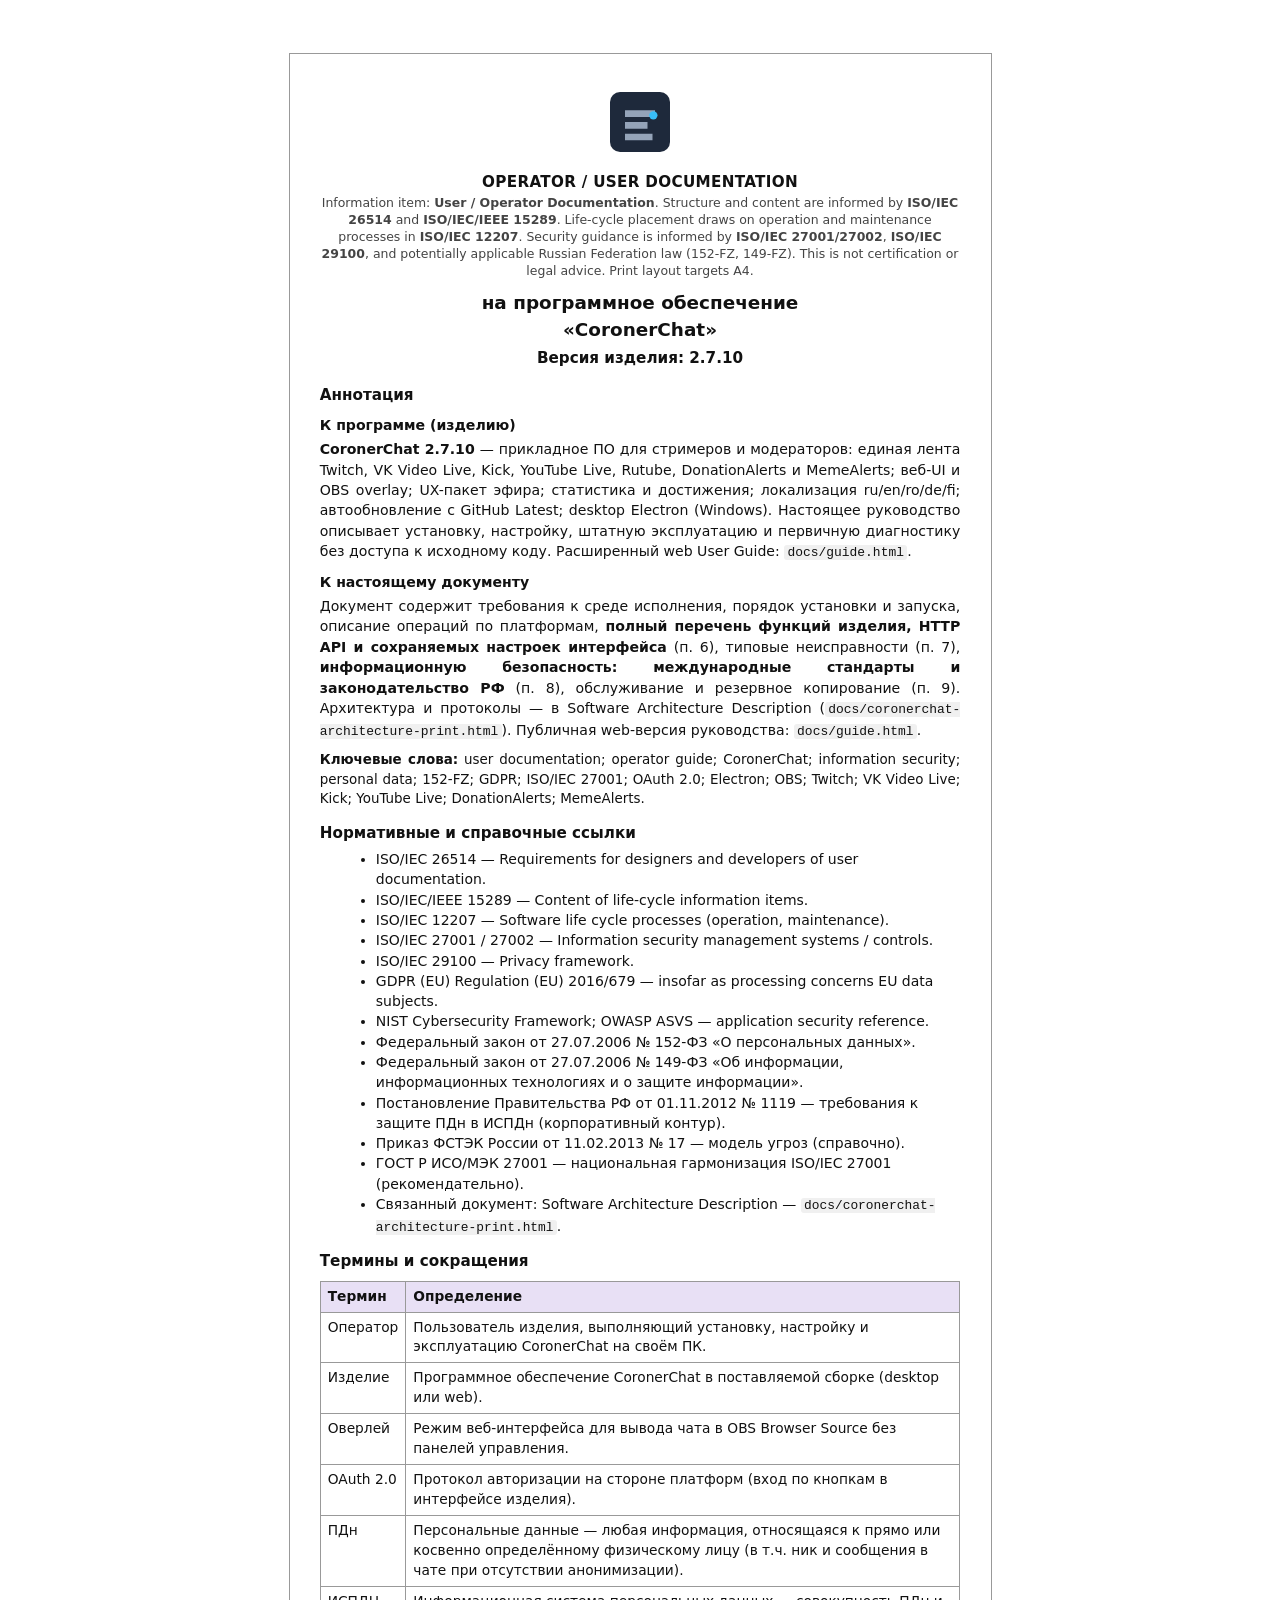
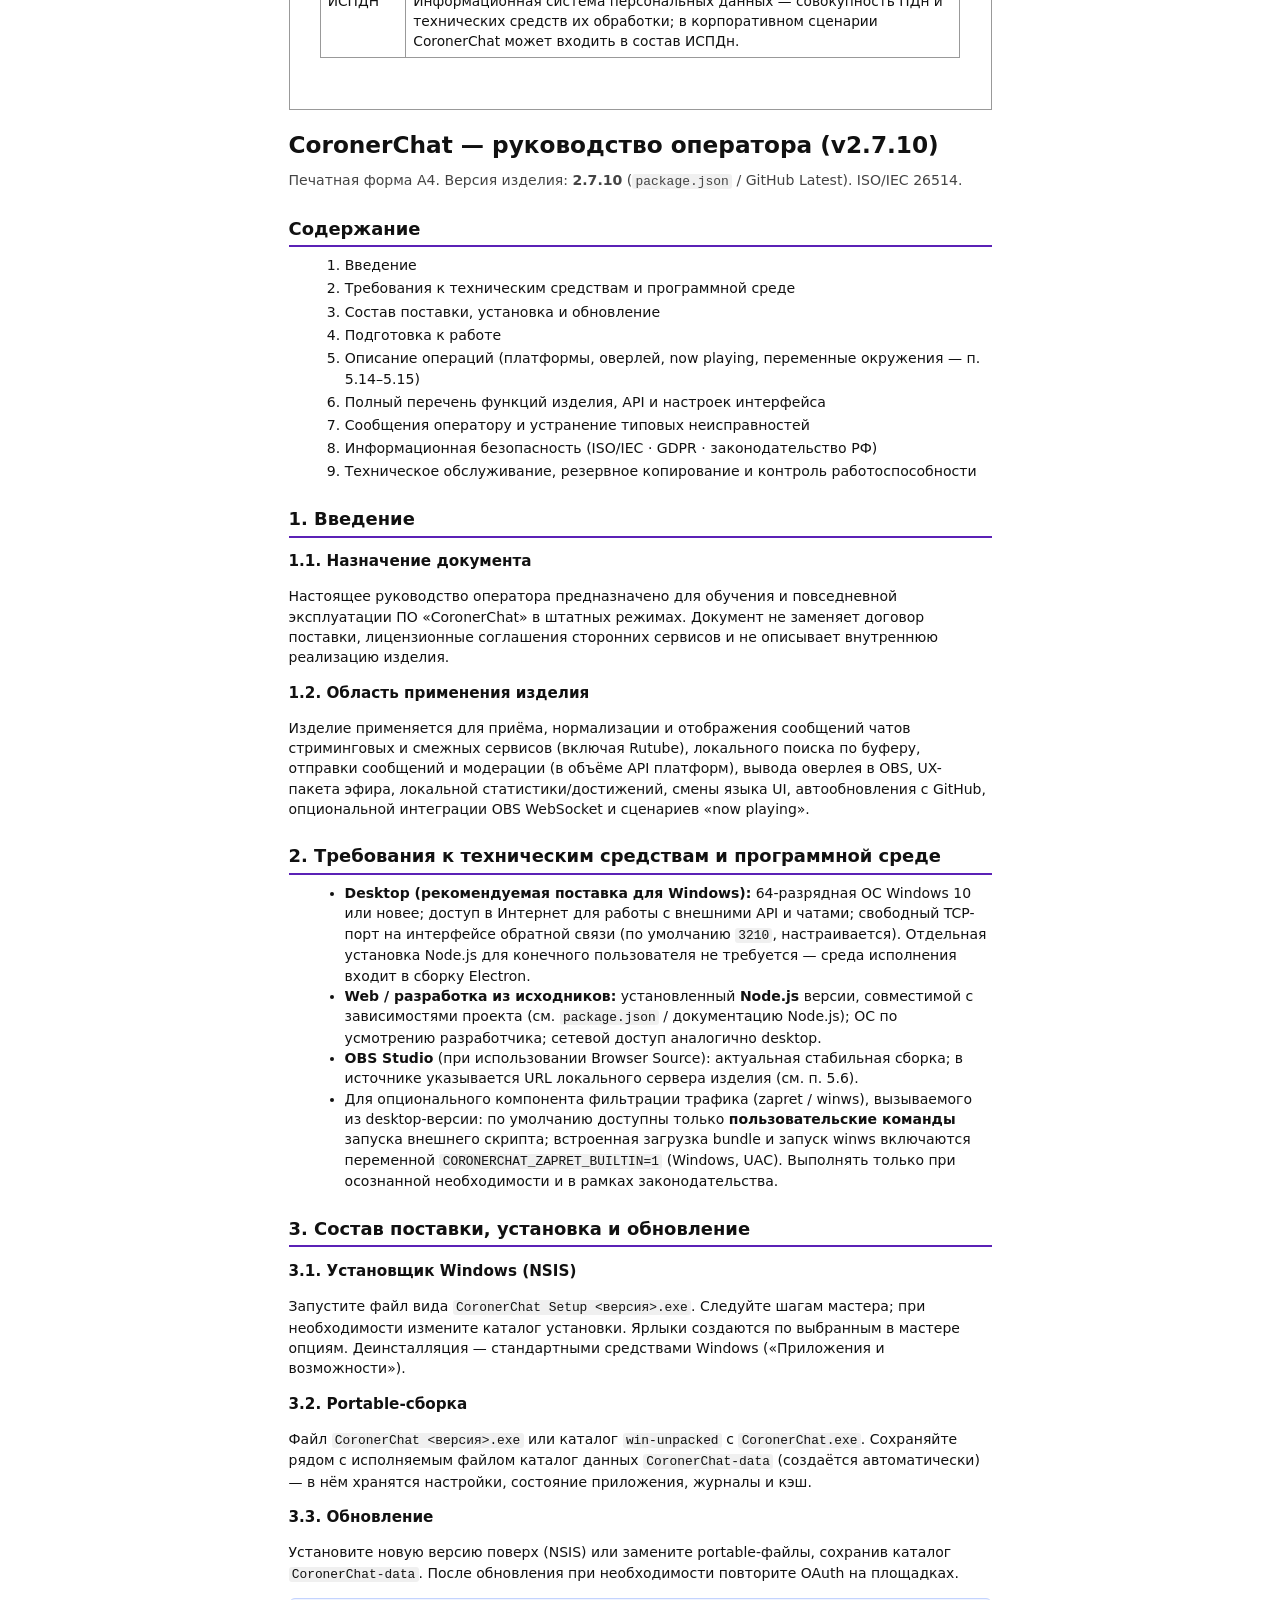
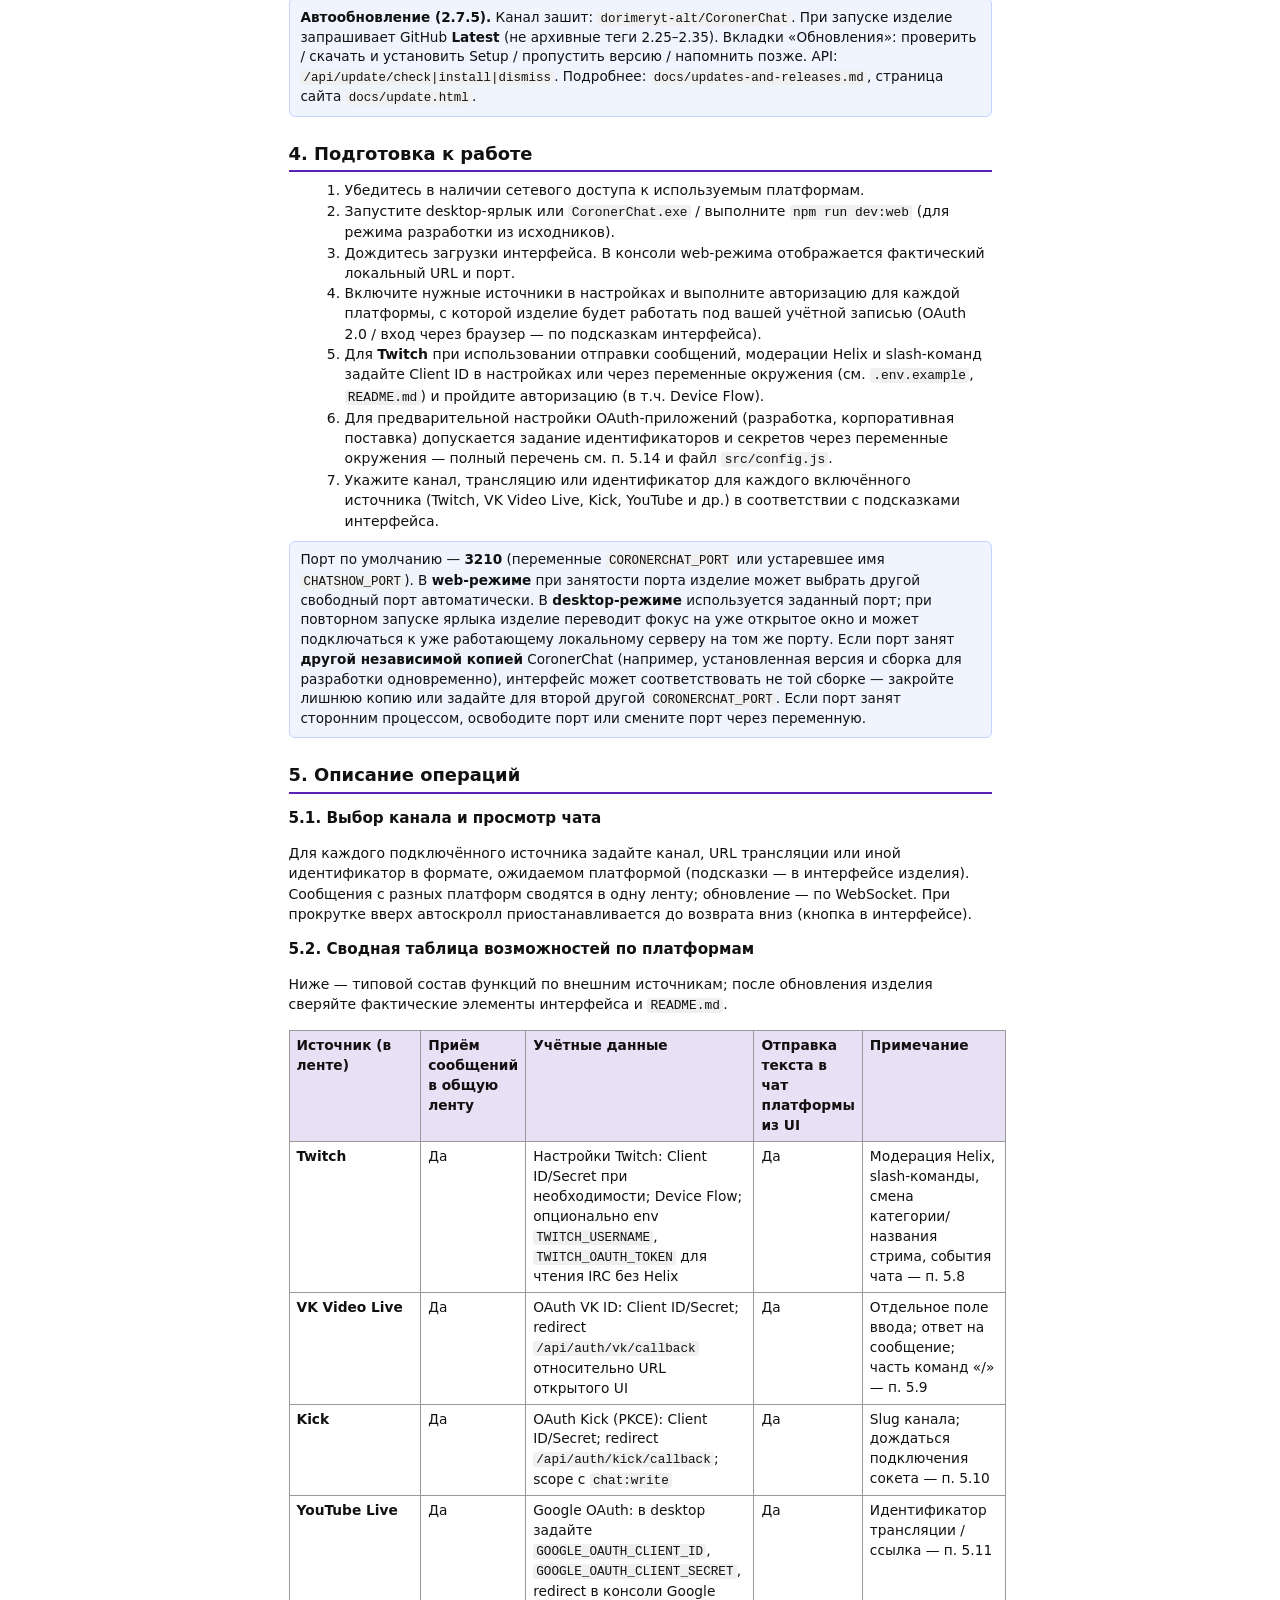
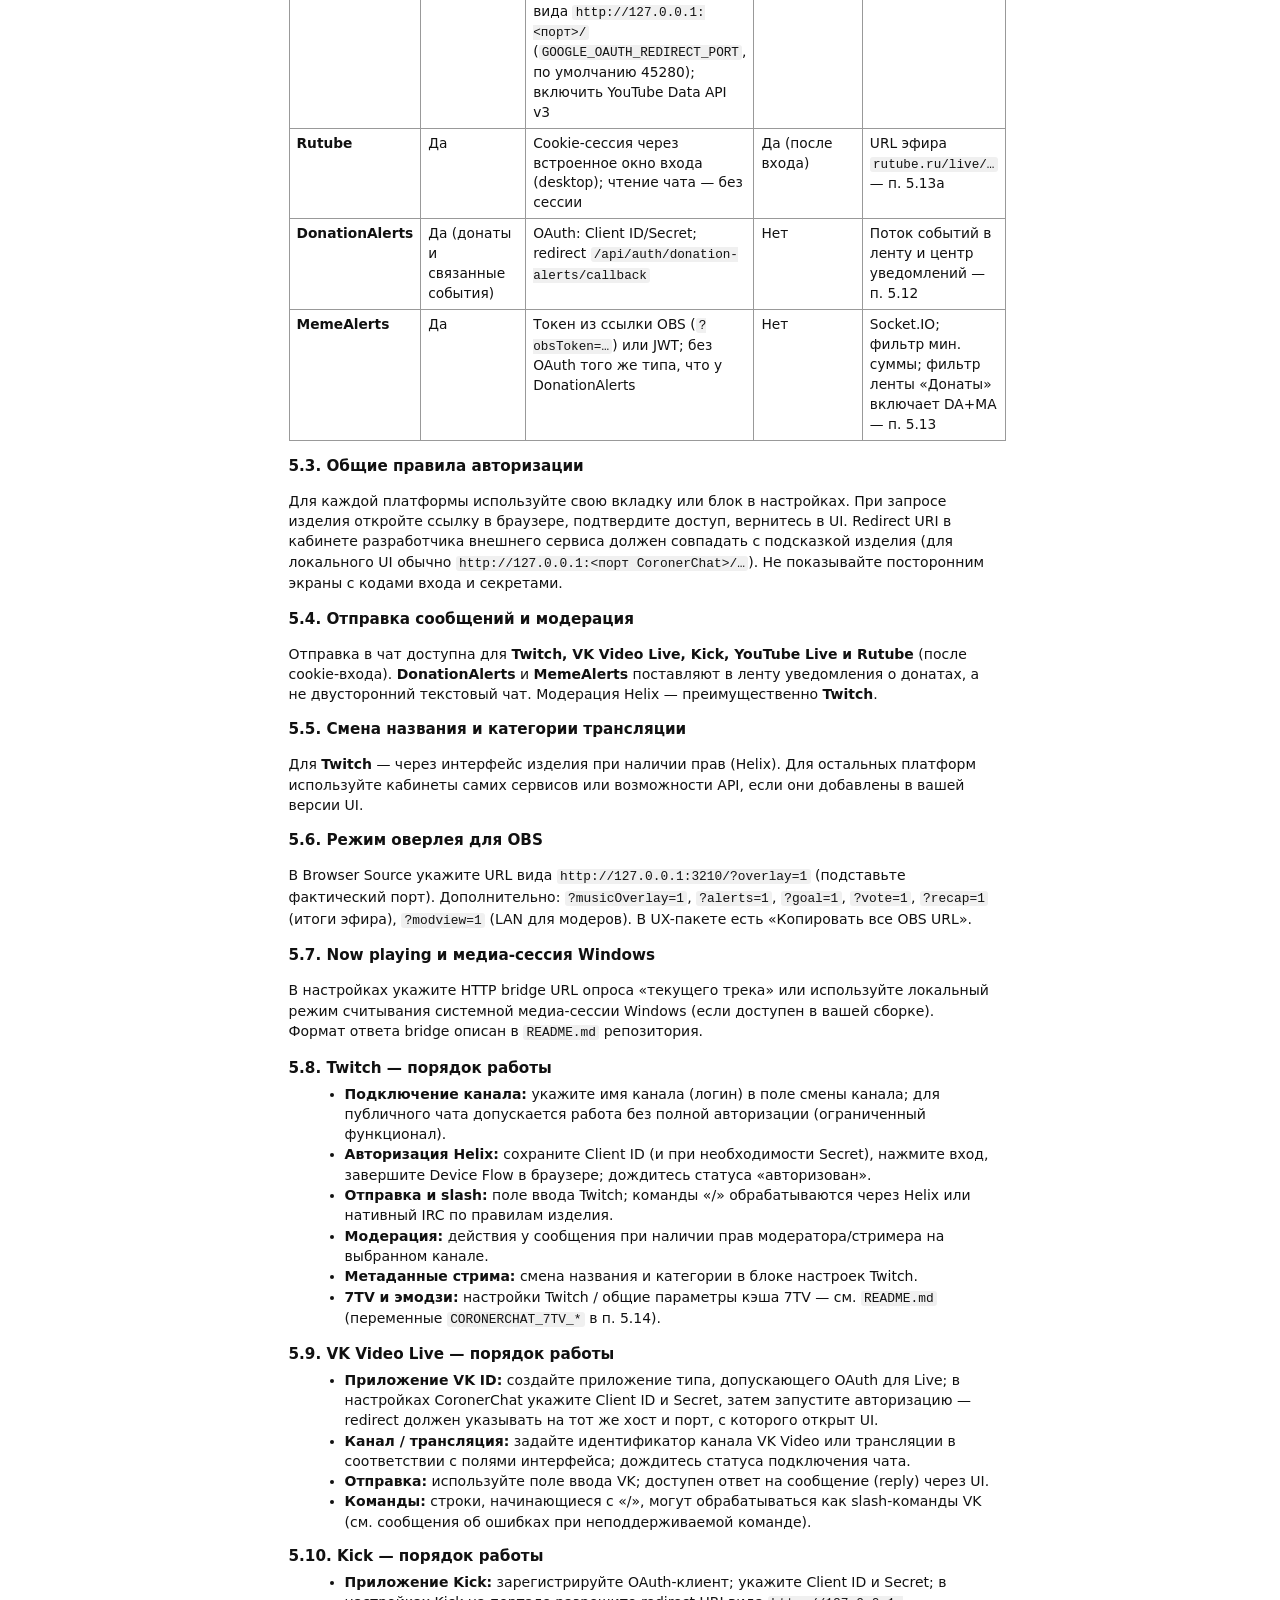
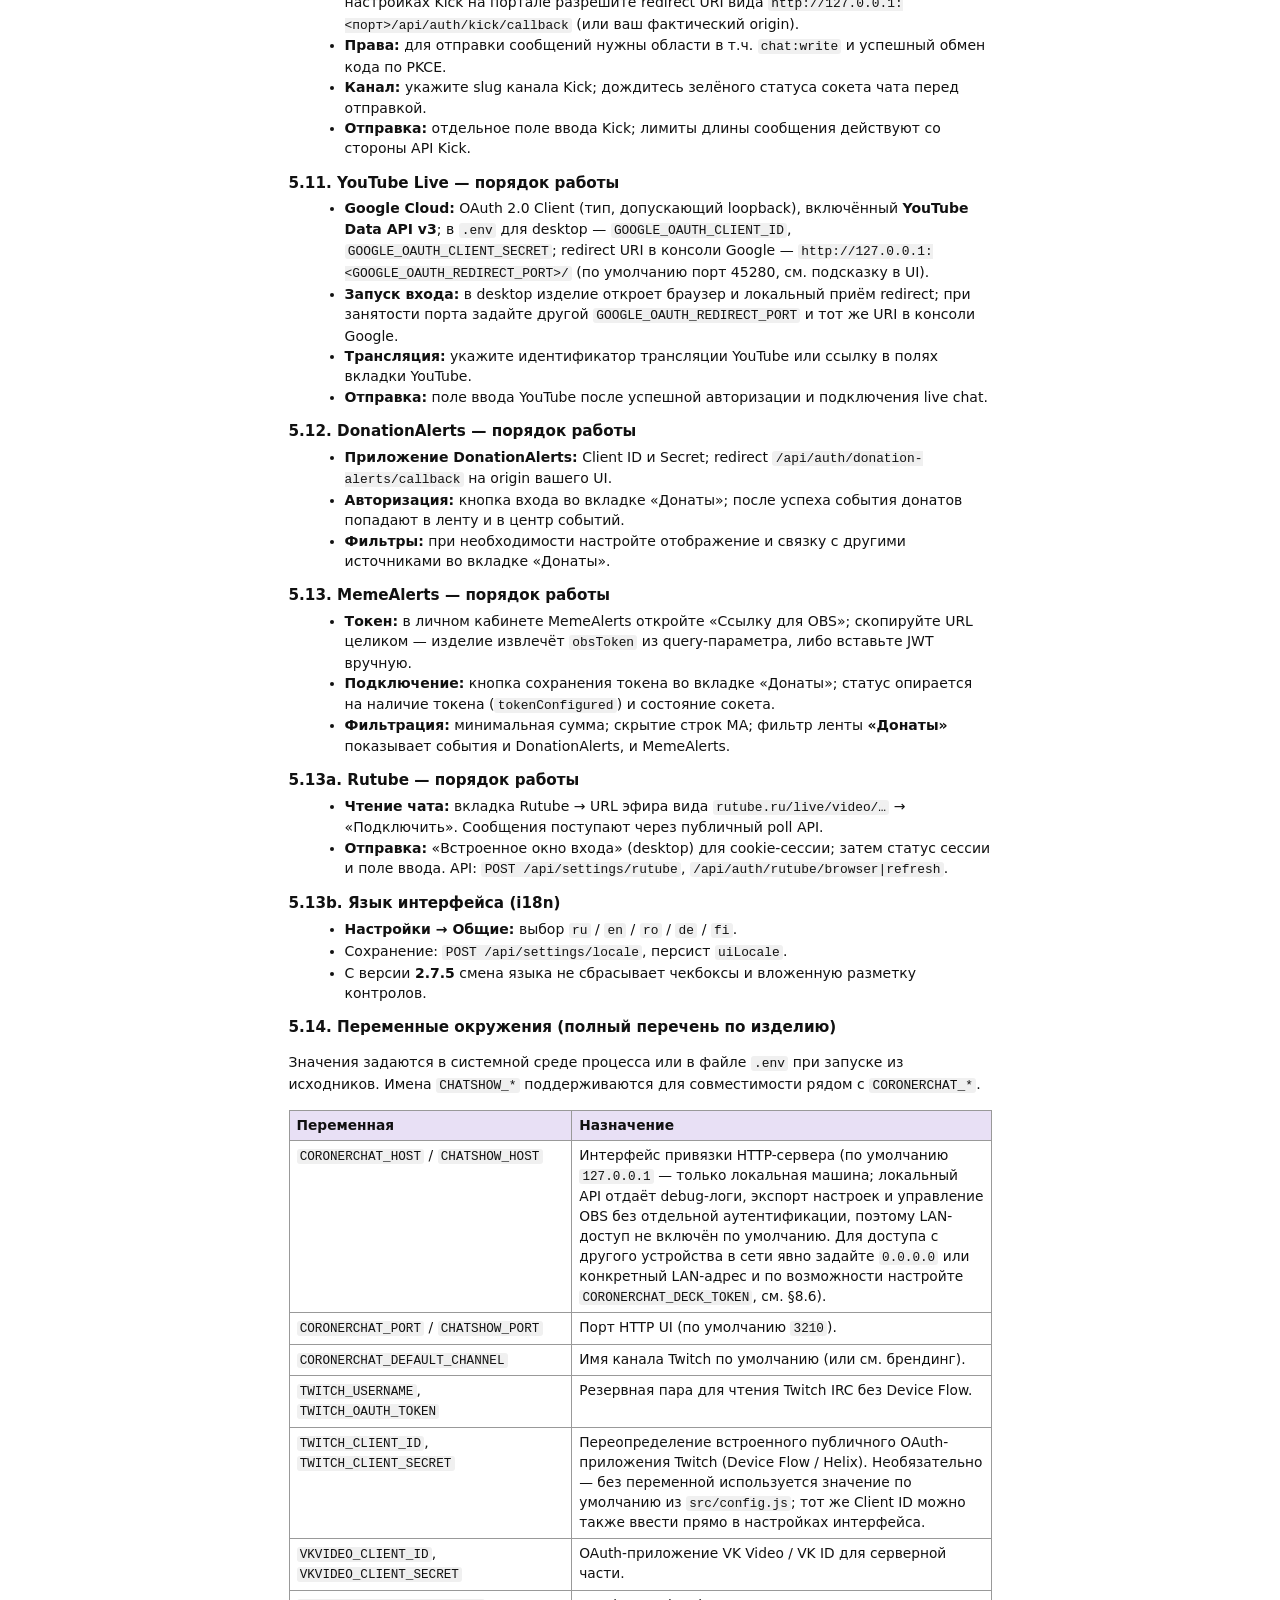
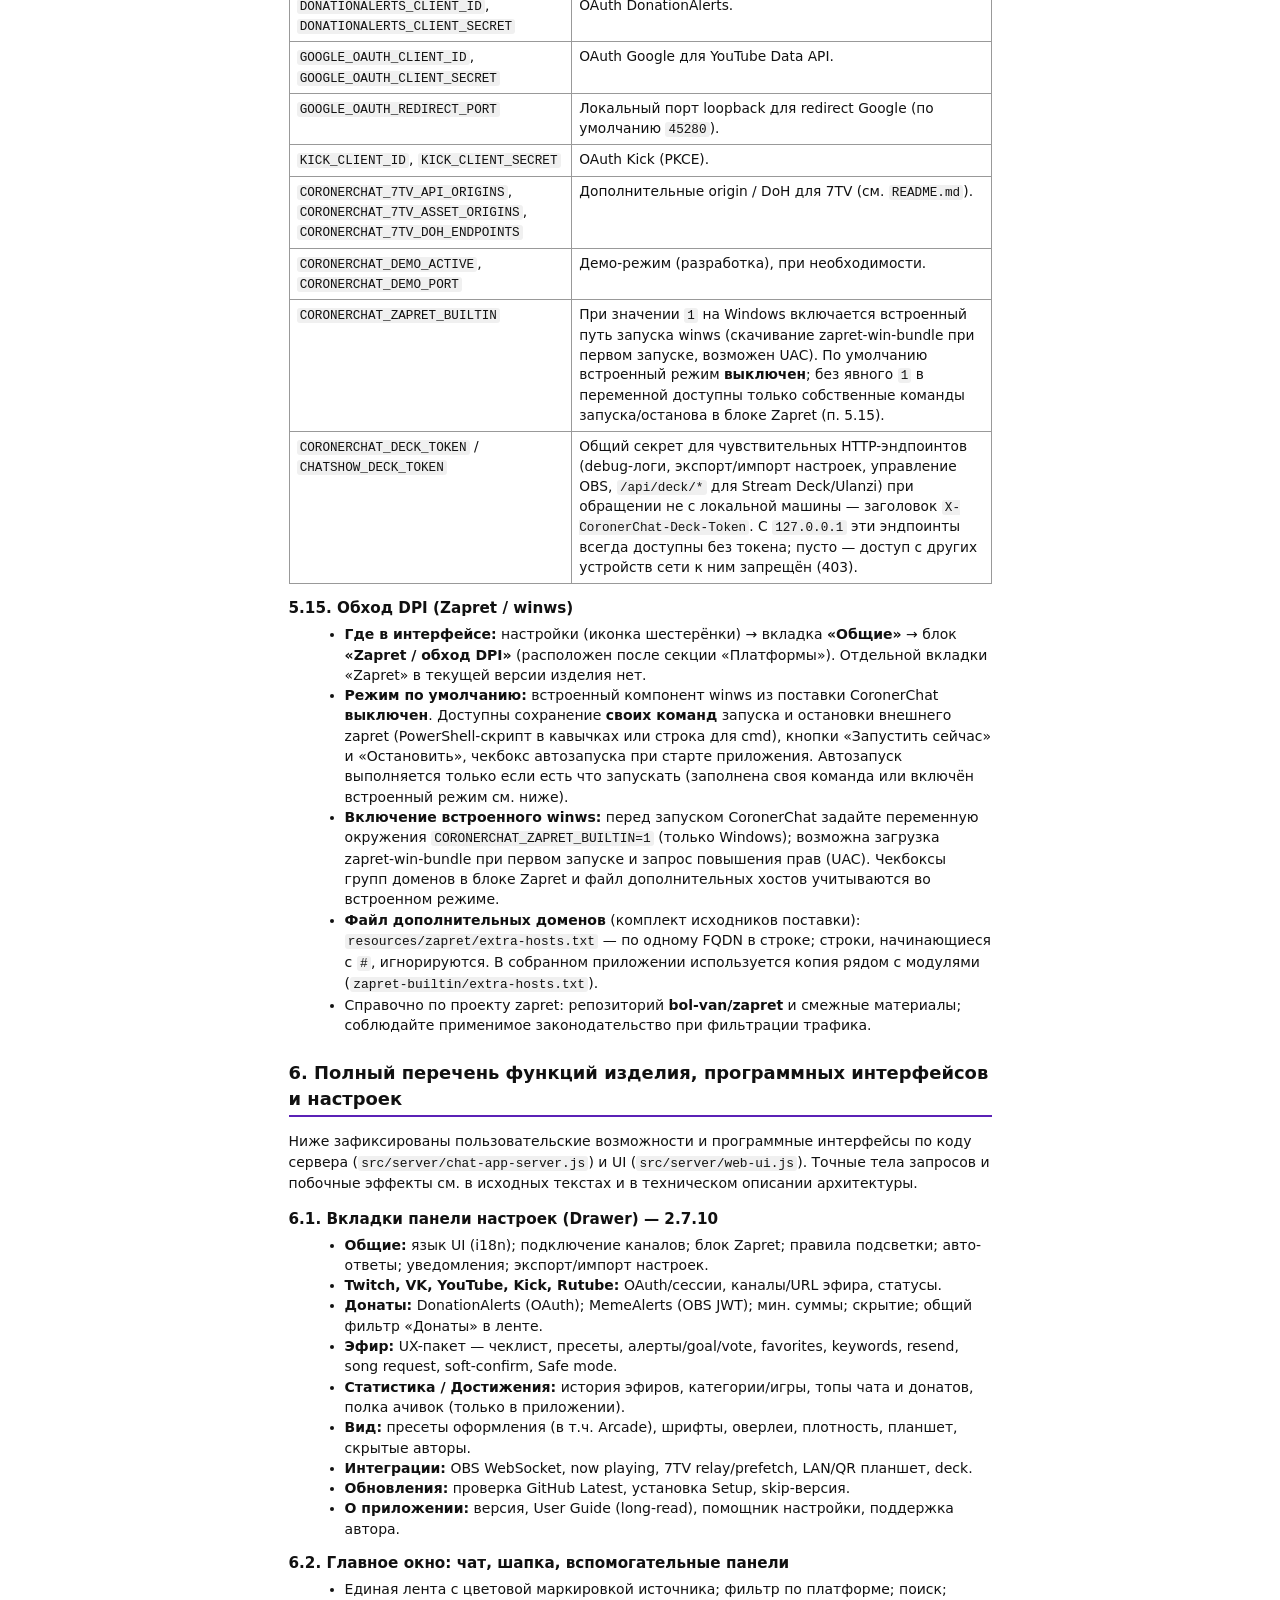
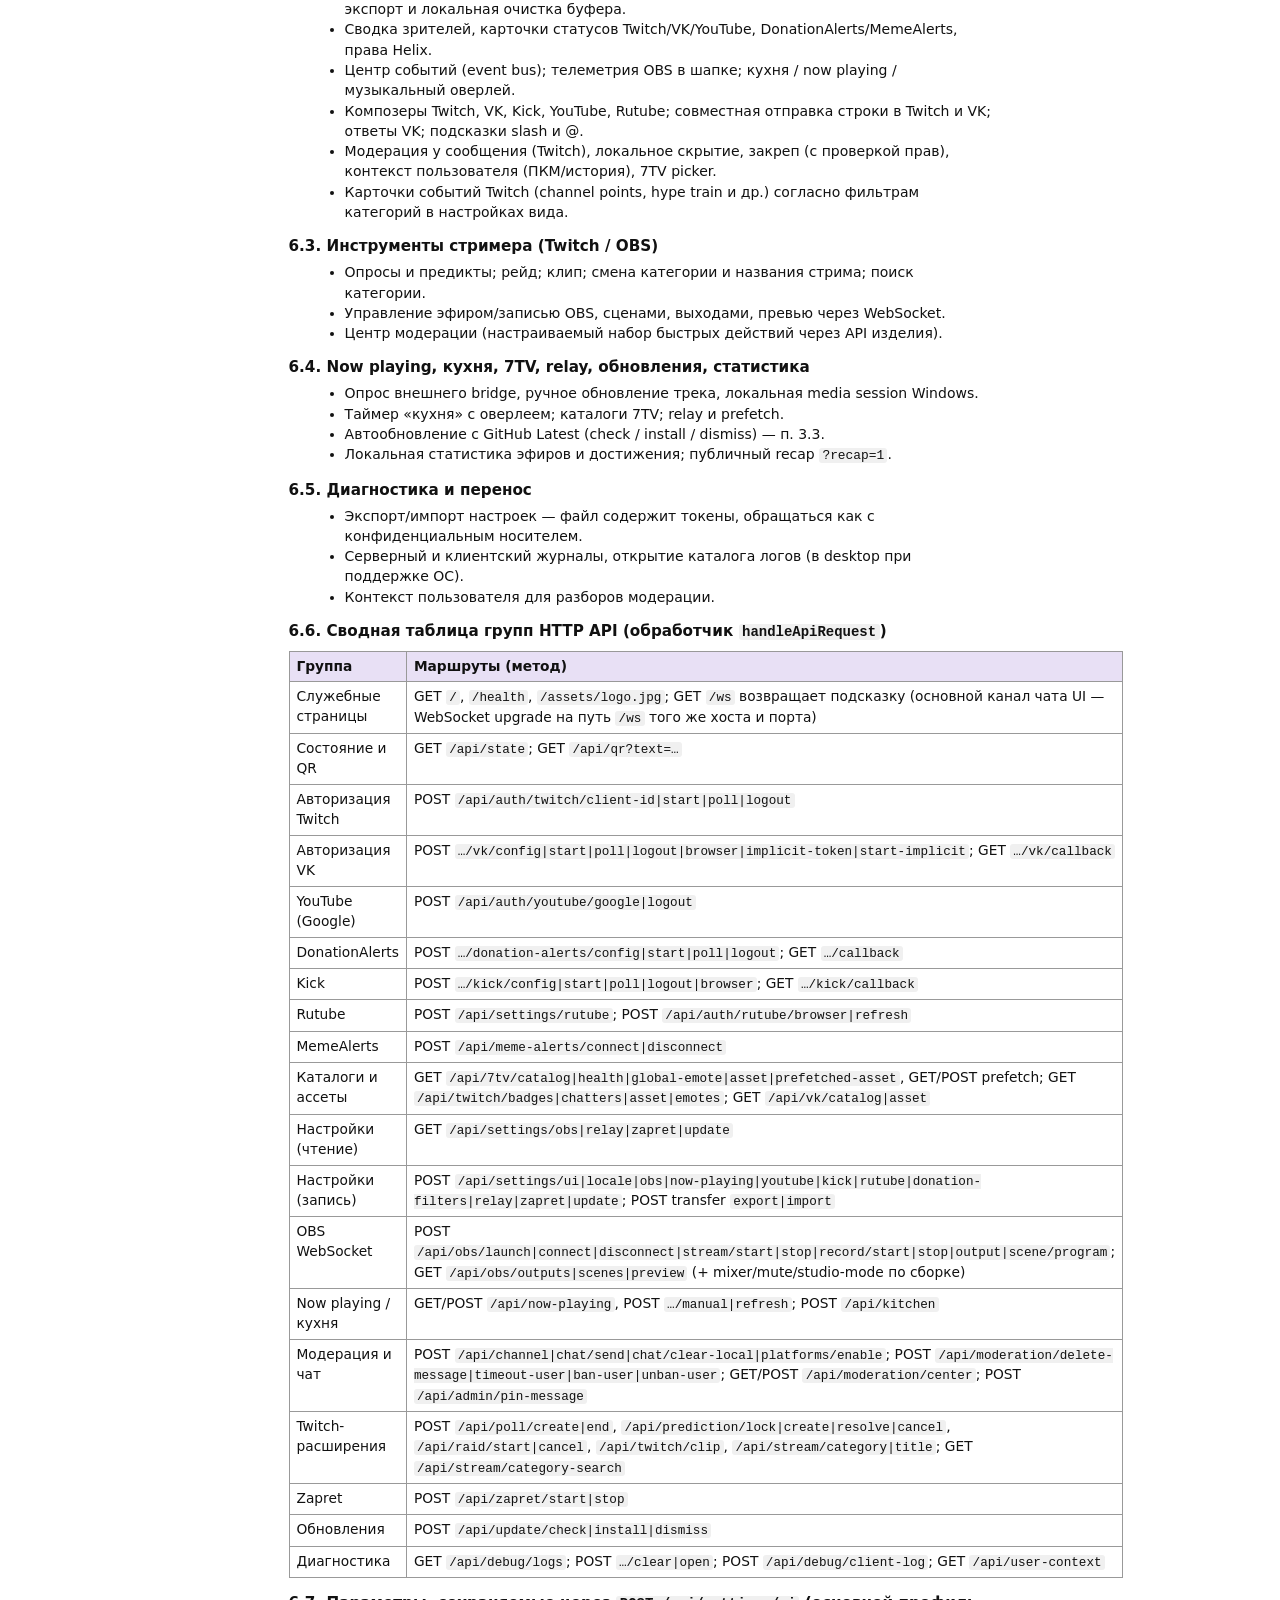
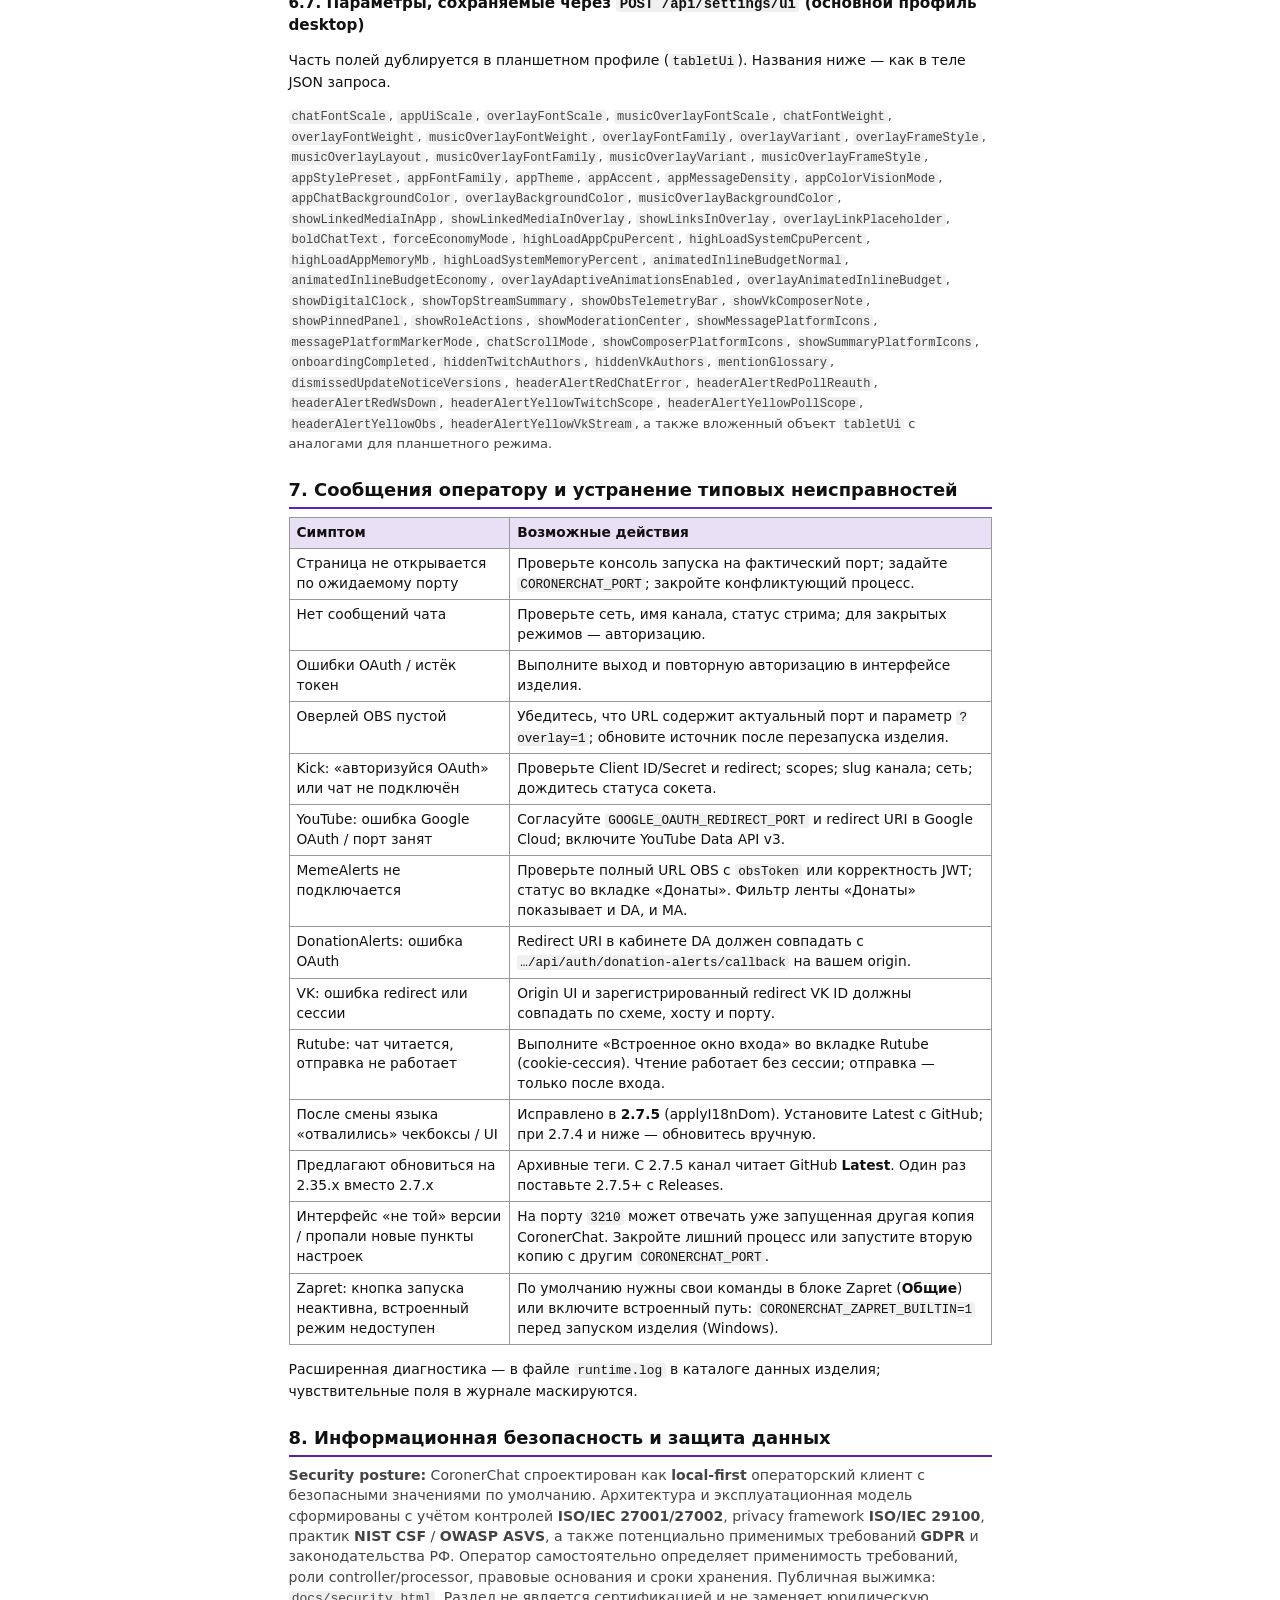
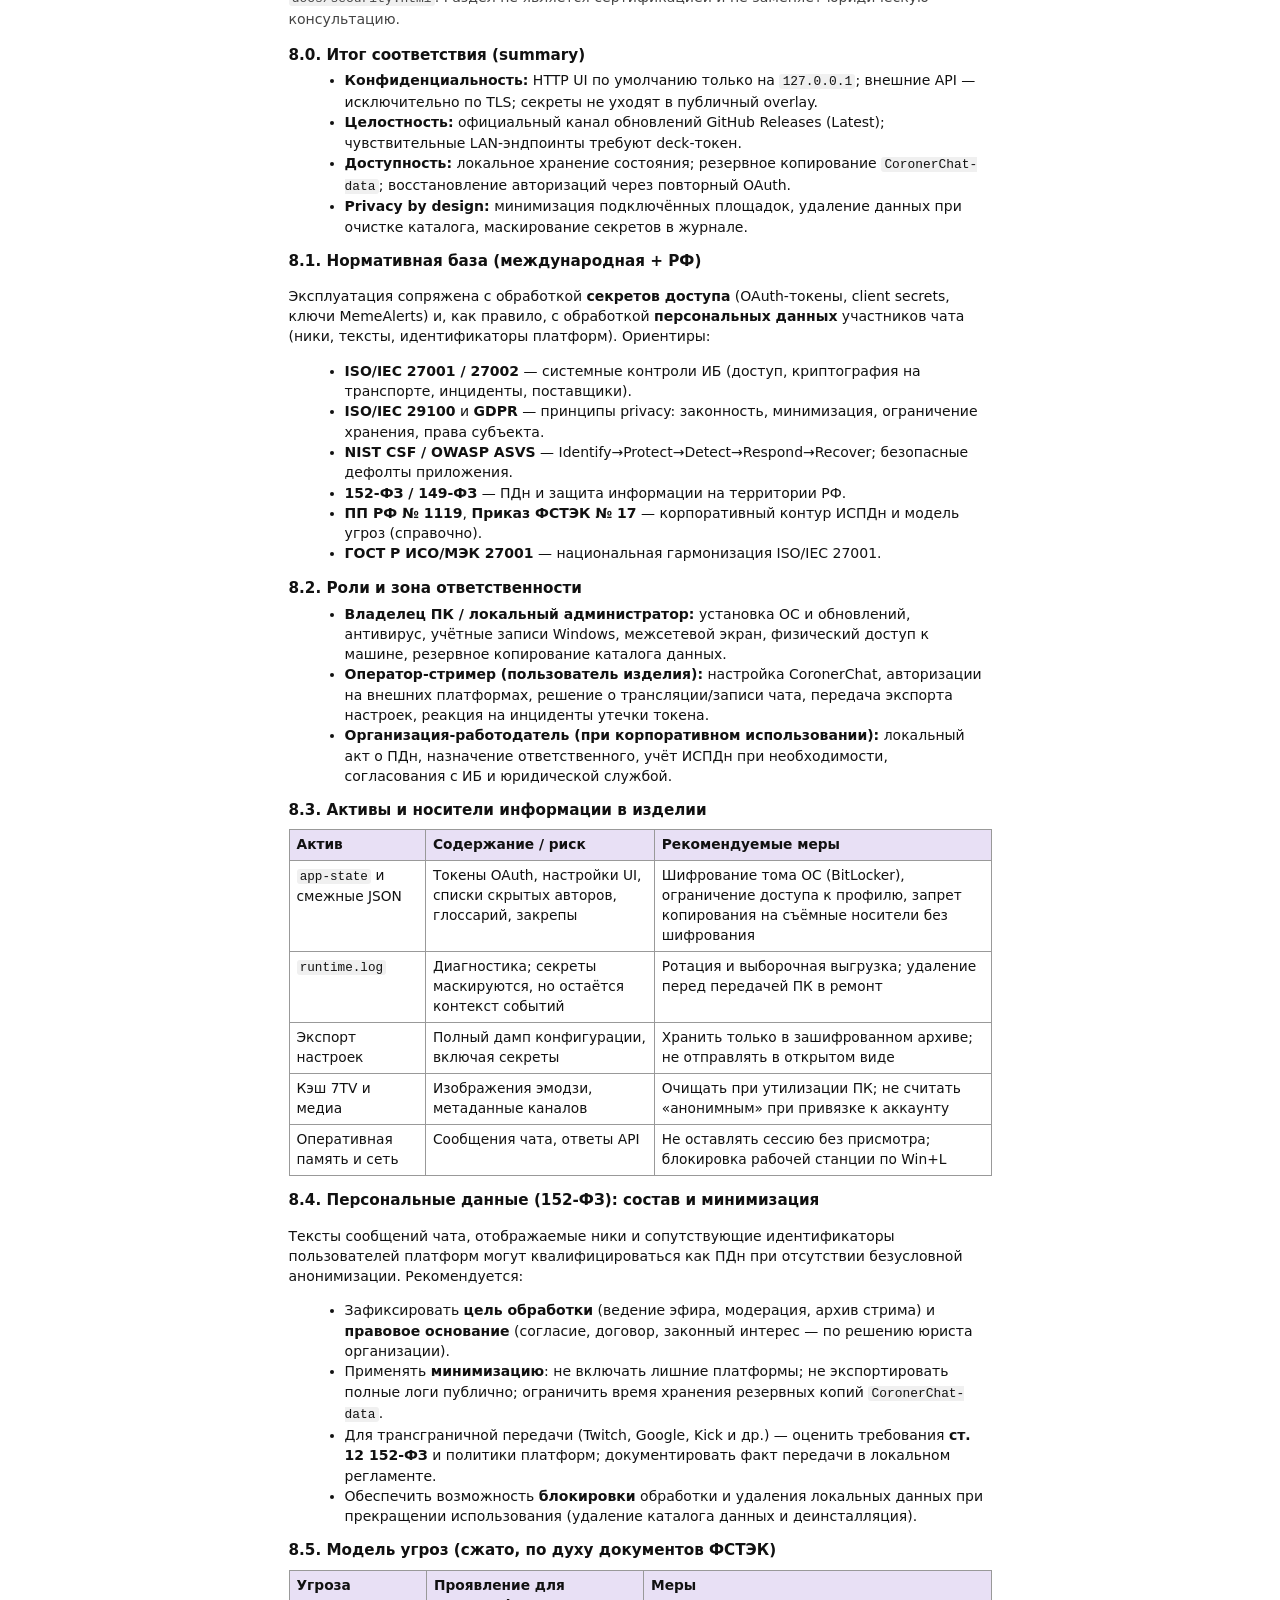
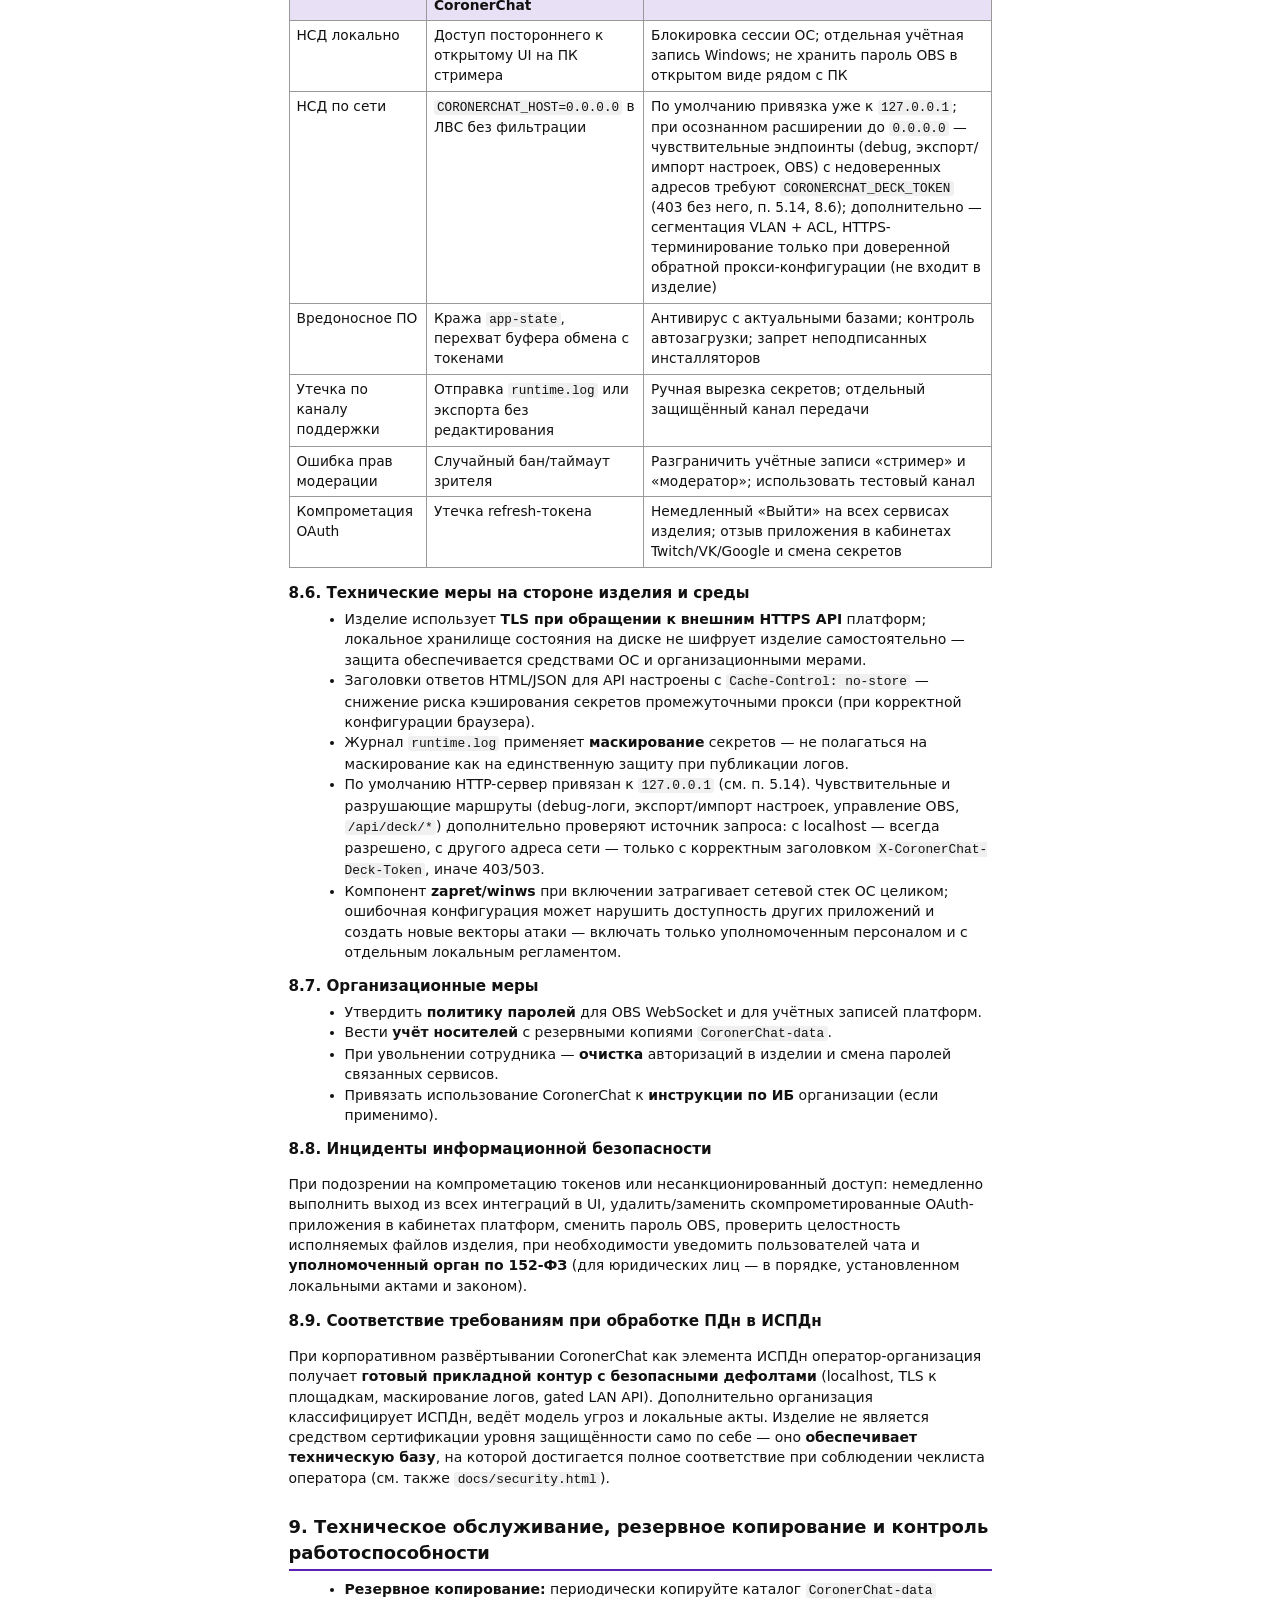
<file: docs/coronerchat-operation-print.html>
<!DOCTYPE html>
<html lang="ru">
<head>
  <meta charset="utf-8" />
  <meta name="viewport" content="width=device-width, initial-scale=1" />
  <title>CoronerChat — руководство оператора (печать)</title>
  <style>
    :root {
      --ink: #111;
      --muted: #444;
      --accent: #5b21b6;
      --table-head: #e8e0f5;
    }
    * { box-sizing: border-box; }
    body {
      font-family: "Segoe UI", system-ui, sans-serif;
      color: var(--ink);
      line-height: 1.45;
      max-width: 210mm;
      margin: 0 auto;
      padding: 14mm 12mm 24mm;
      background: #fff;
      font-size: 10.5pt;
    }
    h1 { font-size: 1.45rem; margin: 0 0 0.35em; }
    h2 {
      font-size: 1.12rem;
      margin: 1.35em 0 0.45em;
      padding-bottom: 0.2em;
      border-bottom: 2px solid var(--accent);
      break-after: avoid;
    }
    p.meta { color: var(--muted); font-size: 0.88rem; margin: 0 0 1em; }
    ul.compact, ol.compact { margin: 0.35em 0 0.75em 1.15em; }
    code { font-size: 0.92em; background: #f0f0f0; padding: 0 0.25em; border-radius: 3px; }
    .hint {
      background: #f0f4ff;
      border: 1px solid #c4d4ff;
      padding: 0.6em 0.8em;
      border-radius: 6px;
      font-size: 0.85rem;
      margin: 0.75em 0;
    }
    table.dfd {
      width: 100%;
      border-collapse: collapse;
      font-size: 0.86rem;
      margin: 0.6em 0 1em;
    }
    table.dfd th, table.dfd td {
      border: 1px solid #999;
      padding: 5px 7px;
      vertical-align: top;
    }
    table.dfd th { background: var(--table-head); text-align: left; }
    .toc { font-size: 0.88rem; margin: 0.5em 0 1em; }
    .toc li { margin: 0.2em 0; }
    .doc-front {
      border: 1px solid #999;
      padding: 10mm 8mm;
      margin-bottom: 1.25em;
      background: #fff;
      break-inside: avoid;
    }
    .doc-front .doc-logo-wrap {
      text-align: center;
      margin: 0 0 5mm;
      padding: 0;
    }
    .doc-front .doc-logo {
      width: 16mm;
      height: 16mm;
      object-fit: contain;
      vertical-align: middle;
    }
    .doc-front .doc-kind {
      text-align: center;
      font-weight: 700;
      font-size: 0.95rem;
      margin: 0.25em 0 0.15em;
      text-transform: uppercase;
      letter-spacing: 0.02em;
    }
    .doc-front .doc-name {
      text-align: center;
      font-size: 1.15rem;
      font-weight: 700;
      margin: 0.15em 0 0.75em;
    }
    .doc-gost-note {
      text-align: center;
      font-size: 0.78rem;
      color: var(--muted);
      margin: 0 0 0.85em;
      line-height: 1.35;
    }
    .doc-abstract-label {
      font-weight: 700;
      font-size: 0.88rem;
      margin: 0.65em 0 0.25em;
    }
    .doc-keywords {
      font-size: 0.84rem;
      margin: 0.65em 0 0;
      text-align: justify;
    }
    .doc-front h2.doc-block-title {
      font-size: 0.95rem;
      margin: 0.85em 0 0.35em;
      padding: 0;
      border: none;
      color: var(--ink);
    }
    .doc-front .doc-abstract {
      text-align: justify;
      font-size: 0.88rem;
      margin: 0 0 0.5em;
    }
    h3 {
      font-size: 0.95rem;
      margin: 0.85em 0 0.3em;
      color: var(--ink);
      font-weight: 700;
    }
    h4 {
      font-size: 0.9rem;
      margin: 0.75em 0 0.25em;
      color: var(--muted);
      font-weight: 700;
    }
    @page { size: A4; margin: 11mm; }
    @media print {
      body { padding: 0; max-width: none; font-size: 10pt; }
      .no-print { display: none !important; }
      .doc-front, h2, table.dfd { break-inside: avoid; page-break-inside: avoid; }
    }
  </style>
</head>
<body>

  <div class="doc-front">
    <p class="doc-logo-wrap"><img class="doc-logo" src="assets/icon.svg" alt="Логотип CoronerChat" width="64" height="64" /></p>
    <p class="doc-kind">Operator / User Documentation</p>
    <p class="doc-gost-note">Information item: <strong>User / Operator Documentation</strong>. Structure and content are informed by <strong>ISO/IEC 26514</strong> and <strong>ISO/IEC/IEEE 15289</strong>. Life-cycle placement draws on operation and maintenance processes in <strong>ISO/IEC 12207</strong>. Security guidance is informed by <strong>ISO/IEC 27001/27002</strong>, <strong>ISO/IEC 29100</strong>, and potentially applicable Russian Federation law (152-FZ, 149-FZ). This is not certification or legal advice. Print layout targets A4.</p>
    <p class="doc-name">на программное обеспечение<br /><strong>«CoronerChat»</strong><br /><span style="font-size:0.95rem;font-weight:600;">Версия изделия: <strong>2.7.10</strong></span></p>

    <h2 class="doc-block-title">Аннотация</h2>
    <p class="doc-abstract-label">К программе (изделию)</p>
    <p class="doc-abstract"><strong>CoronerChat 2.7.10</strong> — прикладное ПО для стримеров и модераторов: единая лента Twitch, VK Video Live, Kick, YouTube Live, Rutube, DonationAlerts и MemeAlerts; веб-UI и OBS overlay; UX-пакет эфира; статистика и достижения; локализация ru/en/ro/de/fi; автообновление с GitHub Latest; desktop Electron (Windows). Настоящее руководство описывает установку, настройку, штатную эксплуатацию и первичную диагностику без доступа к исходному коду. Расширенный web User Guide: <code>docs/guide.html</code>.</p>
    <p class="doc-abstract-label">К настоящему документу</p>
    <p class="doc-abstract">Документ содержит требования к среде исполнения, порядок установки и запуска, описание операций по платформам, <strong>полный перечень функций изделия, HTTP API и сохраняемых настроек интерфейса</strong> (п. 6), типовые неисправности (п. 7), <strong>информационную безопасность: международные стандарты и законодательство РФ</strong> (п. 8), обслуживание и резервное копирование (п. 9). Архитектура и протоколы — в Software Architecture Description (<code>docs/coronerchat-architecture-print.html</code>). Публичная web-версия руководства: <code>docs/guide.html</code>.</p>
    <p class="doc-keywords"><strong>Ключевые слова:</strong> user documentation; operator guide; CoronerChat; information security; personal data; 152-FZ; GDPR; ISO/IEC 27001; OAuth 2.0; Electron; OBS; Twitch; VK Video Live; Kick; YouTube Live; DonationAlerts; MemeAlerts.</p>

    <h2 class="doc-block-title">Нормативные и справочные ссылки</h2>
    <ul class="compact">
      <li>ISO/IEC 26514 — Requirements for designers and developers of user documentation.</li>
      <li>ISO/IEC/IEEE 15289 — Content of life-cycle information items.</li>
      <li>ISO/IEC 12207 — Software life cycle processes (operation, maintenance).</li>
      <li>ISO/IEC 27001 / 27002 — Information security management systems / controls.</li>
      <li>ISO/IEC 29100 — Privacy framework.</li>
      <li>GDPR (EU) Regulation (EU) 2016/679 — insofar as processing concerns EU data subjects.</li>
      <li>NIST Cybersecurity Framework; OWASP ASVS — application security reference.</li>
      <li>Федеральный закон от 27.07.2006 № 152-ФЗ «О персональных данных».</li>
      <li>Федеральный закон от 27.07.2006 № 149-ФЗ «Об информации, информационных технологиях и о защите информации».</li>
      <li>Постановление Правительства РФ от 01.11.2012 № 1119 — требования к защите ПДн в ИСПДн (корпоративный контур).</li>
      <li>Приказ ФСТЭК России от 11.02.2013 № 17 — модель угроз (справочно).</li>
      <li>ГОСТ Р ИСО/МЭК 27001 — национальная гармонизация ISO/IEC 27001 (рекомендательно).</li>
      <li>Связанный документ: Software Architecture Description — <code>docs/coronerchat-architecture-print.html</code>.</li>
    </ul>

    <h2 class="doc-block-title">Термины и сокращения</h2>
    <table class="dfd">
      <thead><tr><th>Термин</th><th>Определение</th></tr></thead>
      <tbody>
        <tr><td>Оператор</td><td>Пользователь изделия, выполняющий установку, настройку и эксплуатацию CoronerChat на своём ПК.</td></tr>
        <tr><td>Изделие</td><td>Программное обеспечение CoronerChat в поставляемой сборке (desktop или web).</td></tr>
        <tr><td>Оверлей</td><td>Режим веб-интерфейса для вывода чата в OBS Browser Source без панелей управления.</td></tr>
        <tr><td>OAuth 2.0</td><td>Протокол авторизации на стороне платформ (вход по кнопкам в интерфейсе изделия).</td></tr>
        <tr><td>ПДн</td><td>Персональные данные — любая информация, относящаяся к прямо или косвенно определённому физическому лицу (в т.ч. ник и сообщения в чате при отсутствии анонимизации).</td></tr>
        <tr><td>ИСПДН</td><td>Информационная система персональных данных — совокупность ПДн и технических средств их обработки; в корпоративном сценарии CoronerChat может входить в состав ИСПДн.</td></tr>
      </tbody>
    </table>
  </div>

  <h1>CoronerChat — руководство оператора (v2.7.10)</h1>
  <p class="meta">Печатная форма A4. Версия изделия: <strong>2.7.10</strong> (<code>package.json</code> / GitHub Latest). ISO/IEC 26514.</p>

  <h2>Содержание</h2>
  <ol class="toc compact">
    <li>Введение</li>
    <li>Требования к техническим средствам и программной среде</li>
    <li>Состав поставки, установка и обновление</li>
    <li>Подготовка к работе</li>
    <li>Описание операций (платформы, оверлей, now playing, переменные окружения — п. 5.14–5.15)</li>
    <li>Полный перечень функций изделия, API и настроек интерфейса</li>
    <li>Сообщения оператору и устранение типовых неисправностей</li>
    <li>Информационная безопасность (ISO/IEC · GDPR · законодательство РФ)</li>
    <li>Техническое обслуживание, резервное копирование и контроль работоспособности</li>
  </ol>

  <h2>1. Введение</h2>
  <h3>1.1. Назначение документа</h3>
  <p>Настоящее руководство оператора предназначено для обучения и повседневной эксплуатации ПО «CoronerChat» в штатных режимах. Документ не заменяет договор поставки, лицензионные соглашения сторонних сервисов и не описывает внутреннюю реализацию изделия.</p>
  <h3>1.2. Область применения изделия</h3>
  <p>Изделие применяется для приёма, нормализации и отображения сообщений чатов стриминговых и смежных сервисов (включая Rutube), локального поиска по буферу, отправки сообщений и модерации (в объёме API платформ), вывода оверлея в OBS, UX-пакета эфира, локальной статистики/достижений, смены языка UI, автообновления с GitHub, опциональной интеграции OBS WebSocket и сценариев «now playing».</p>

  <h2>2. Требования к техническим средствам и программной среде</h2>
  <ul class="compact">
    <li><strong>Desktop (рекомендуемая поставка для Windows):</strong> 64-разрядная ОС Windows 10 или новее; доступ в Интернет для работы с внешними API и чатами; свободный TCP-порт на интерфейсе обратной связи (по умолчанию <code>3210</code>, настраивается). Отдельная установка Node.js для конечного пользователя не требуется — среда исполнения входит в сборку Electron.</li>
    <li><strong>Web / разработка из исходников:</strong> установленный <strong>Node.js</strong> версии, совместимой с зависимостями проекта (см. <code>package.json</code> / документацию Node.js); ОС по усмотрению разработчика; сетевой доступ аналогично desktop.</li>
    <li><strong>OBS Studio</strong> (при использовании Browser Source): актуальная стабильная сборка; в источнике указывается URL локального сервера изделия (см. п. 5.6).</li>
    <li>Для опционального компонента фильтрации трафика (zapret / winws), вызываемого из desktop-версии: по умолчанию доступны только <strong>пользовательские команды</strong> запуска внешнего скрипта; встроенная загрузка bundle и запуск winws включаются переменной <code>CORONERCHAT_ZAPRET_BUILTIN=1</code> (Windows, UAC). Выполнять только при осознанной необходимости и в рамках законодательства.</li>
  </ul>

  <h2>3. Состав поставки, установка и обновление</h2>
  <h3>3.1. Установщик Windows (NSIS)</h3>
  <p>Запустите файл вида <code>CoronerChat Setup &lt;версия&gt;.exe</code>. Следуйте шагам мастера; при необходимости измените каталог установки. Ярлыки создаются по выбранным в мастере опциям. Деинсталляция — стандартными средствами Windows («Приложения и возможности»).</p>
  <h3>3.2. Portable-сборка</h3>
  <p>Файл <code>CoronerChat &lt;версия&gt;.exe</code> или каталог <code>win-unpacked</code> с <code>CoronerChat.exe</code>. Сохраняйте рядом с исполняемым файлом каталог данных <code>CoronerChat-data</code> (создаётся автоматически) — в нём хранятся настройки, состояние приложения, журналы и кэш.</p>
  <h3>3.3. Обновление</h3>
  <p>Установите новую версию поверх (NSIS) или замените portable-файлы, сохранив каталог <code>CoronerChat-data</code>. После обновления при необходимости повторите OAuth на площадках.</p>
  <p class="hint"><strong>Автообновление (2.7.5).</strong> Канал зашит: <code>dorimeryt-alt/CoronerChat</code>. При запуске изделие запрашивает GitHub <strong>Latest</strong> (не архивные теги 2.25–2.35). Вкладки «Обновления»: проверить / скачать и установить Setup / пропустить версию / напомнить позже. API: <code>/api/update/check|install|dismiss</code>. Подробнее: <code>docs/updates-and-releases.md</code>, страница сайта <code>docs/update.html</code>.</p>

  <h2>4. Подготовка к работе</h2>
  <ol class="compact">
    <li>Убедитесь в наличии сетевого доступа к используемым платформам.</li>
    <li>Запустите desktop-ярлык или <code>CoronerChat.exe</code> / выполните <code>npm run dev:web</code> (для режима разработки из исходников).</li>
    <li>Дождитесь загрузки интерфейса. В консоли web-режима отображается фактический локальный URL и порт.</li>
    <li>Включите нужные источники в настройках и выполните авторизацию для каждой платформы, с которой изделие будет работать под вашей учётной записью (OAuth 2.0 / вход через браузер — по подсказкам интерфейса).</li>
    <li>Для <strong>Twitch</strong> при использовании отправки сообщений, модерации Helix и slash-команд задайте Client ID в настройках или через переменные окружения (см. <code>.env.example</code>, <code>README.md</code>) и пройдите авторизацию (в т.ч. Device Flow).</li>
    <li>Для предварительной настройки OAuth-приложений (разработка, корпоративная поставка) допускается задание идентификаторов и секретов через переменные окружения — полный перечень см. п. 5.14 и файл <code>src/config.js</code>.</li>
    <li>Укажите канал, трансляцию или идентификатор для каждого включённого источника (Twitch, VK Video Live, Kick, YouTube и др.) в соответствии с подсказками интерфейса.</li>
  </ol>
  <p class="hint">Порт по умолчанию — <strong>3210</strong> (переменные <code>CORONERCHAT_PORT</code> или устаревшее имя <code>CHATSHOW_PORT</code>). В <strong>web-режиме</strong> при занятости порта изделие может выбрать другой свободный порт автоматически. В <strong>desktop-режиме</strong> используется заданный порт; при повторном запуске ярлыка изделие переводит фокус на уже открытое окно и может подключаться к уже работающему локальному серверу на том же порту. Если порт занят <strong>другой независимой копией</strong> CoronerChat (например, установленная версия и сборка для разработки одновременно), интерфейс может соответствовать не той сборке — закройте лишнюю копию или задайте для второй другой <code>CORONERCHAT_PORT</code>. Если порт занят сторонним процессом, освободите порт или смените порт через переменную.</p>

  <h2>5. Описание операций</h2>
  <h3>5.1. Выбор канала и просмотр чата</h3>
  <p>Для каждого подключённого источника задайте канал, URL трансляции или иной идентификатор в формате, ожидаемом платформой (подсказки — в интерфейсе изделия). Сообщения с разных платформ сводятся в одну ленту; обновление — по WebSocket. При прокрутке вверх автоскролл приостанавливается до возврата вниз (кнопка в интерфейсе).</p>
  <h3>5.2. Сводная таблица возможностей по платформам</h3>
  <p>Ниже — типовой состав функций по внешним источникам; после обновления изделия сверяйте фактические элементы интерфейса и <code>README.md</code>.</p>
  <table class="dfd">
    <thead><tr><th>Источник (в ленте)</th><th>Приём сообщений в общую ленту</th><th>Учётные данные</th><th>Отправка текста в чат платформы из UI</th><th>Примечание</th></tr></thead>
    <tbody>
      <tr><td><strong>Twitch</strong></td><td>Да</td><td>Настройки Twitch: Client ID/Secret при необходимости; Device Flow; опционально env <code>TWITCH_USERNAME</code>, <code>TWITCH_OAUTH_TOKEN</code> для чтения IRC без Helix</td><td>Да</td><td>Модерация Helix, slash-команды, смена категории/названия стрима, события чата — п. 5.8</td></tr>
      <tr><td><strong>VK Video Live</strong></td><td>Да</td><td>OAuth VK ID: Client ID/Secret; redirect <code>/api/auth/vk/callback</code> относительно URL открытого UI</td><td>Да</td><td>Отдельное поле ввода; ответ на сообщение; часть команд «/» — п. 5.9</td></tr>
      <tr><td><strong>Kick</strong></td><td>Да</td><td>OAuth Kick (PKCE): Client ID/Secret; redirect <code>/api/auth/kick/callback</code>; scope с <code>chat:write</code></td><td>Да</td><td>Slug канала; дождаться подключения сокета — п. 5.10</td></tr>
      <tr><td><strong>YouTube Live</strong></td><td>Да</td><td>Google OAuth: в desktop задайте <code>GOOGLE_OAUTH_CLIENT_ID</code>, <code>GOOGLE_OAUTH_CLIENT_SECRET</code>, redirect в консоли Google вида <code>http://127.0.0.1:&lt;порт&gt;/</code> (<code>GOOGLE_OAUTH_REDIRECT_PORT</code>, по умолчанию 45280); включить YouTube Data API v3</td><td>Да</td><td>Идентификатор трансляции / ссылка — п. 5.11</td></tr>
      <tr><td><strong>Rutube</strong></td><td>Да</td><td>Cookie-сессия через встроенное окно входа (desktop); чтение чата — без сессии</td><td>Да (после входа)</td><td>URL эфира <code>rutube.ru/live/…</code> — п. 5.13a</td></tr>
      <tr><td><strong>DonationAlerts</strong></td><td>Да (донаты и связанные события)</td><td>OAuth: Client ID/Secret; redirect <code>/api/auth/donation-alerts/callback</code></td><td>Нет</td><td>Поток событий в ленту и центр уведомлений — п. 5.12</td></tr>
      <tr><td><strong>MemeAlerts</strong></td><td>Да</td><td>Токен из ссылки OBS (<code>?obsToken=…</code>) или JWT; без OAuth того же типа, что у DonationAlerts</td><td>Нет</td><td>Socket.IO; фильтр мин. суммы; фильтр ленты «Донаты» включает DA+MA — п. 5.13</td></tr>
    </tbody>
  </table>

  <h3>5.3. Общие правила авторизации</h3>
  <p>Для каждой платформы используйте свою вкладку или блок в настройках. При запросе изделия откройте ссылку в браузере, подтвердите доступ, вернитесь в UI. Redirect URI в кабинете разработчика внешнего сервиса должен совпадать с подсказкой изделия (для локального UI обычно <code>http://127.0.0.1:&lt;порт CoronerChat&gt;/…</code>). Не показывайте посторонним экраны с кодами входа и секретами.</p>

  <h3>5.4. Отправка сообщений и модерация</h3>
  <p>Отправка в чат доступна для <strong>Twitch, VK Video Live, Kick, YouTube Live и Rutube</strong> (после cookie-входа). <strong>DonationAlerts</strong> и <strong>MemeAlerts</strong> поставляют в ленту уведомления о донатах, а не двусторонний текстовый чат. Модерация Helix — преимущественно <strong>Twitch</strong>.</p>

  <h3>5.5. Смена названия и категории трансляции</h3>
  <p>Для <strong>Twitch</strong> — через интерфейс изделия при наличии прав (Helix). Для остальных платформ используйте кабинеты самих сервисов или возможности API, если они добавлены в вашей версии UI.</p>

  <h3>5.6. Режим оверлея для OBS</h3>
  <p>В Browser Source укажите URL вида <code>http://127.0.0.1:3210/?overlay=1</code> (подставьте фактический порт). Дополнительно: <code>?musicOverlay=1</code>, <code>?alerts=1</code>, <code>?goal=1</code>, <code>?vote=1</code>, <code>?recap=1</code> (итоги эфира), <code>?modview=1</code> (LAN для модеров). В UX-пакете есть «Копировать все OBS URL».</p>

  <h3>5.7. Now playing и медиа-сессия Windows</h3>
  <p>В настройках укажите HTTP bridge URL опроса «текущего трека» или используйте локальный режим считывания системной медиа-сессии Windows (если доступен в вашей сборке). Формат ответа bridge описан в <code>README.md</code> репозитория.</p>

  <h3>5.8. Twitch — порядок работы</h3>
  <ul class="compact">
    <li><strong>Подключение канала:</strong> укажите имя канала (логин) в поле смены канала; для публичного чата допускается работа без полной авторизации (ограниченный функционал).</li>
    <li><strong>Авторизация Helix:</strong> сохраните Client ID (и при необходимости Secret), нажмите вход, завершите Device Flow в браузере; дождитесь статуса «авторизован».</li>
    <li><strong>Отправка и slash:</strong> поле ввода Twitch; команды «/» обрабатываются через Helix или нативный IRC по правилам изделия.</li>
    <li><strong>Модерация:</strong> действия у сообщения при наличии прав модератора/стримера на выбранном канале.</li>
    <li><strong>Метаданные стрима:</strong> смена названия и категории в блоке настроек Twitch.</li>
    <li><strong>7TV и эмодзи:</strong> настройки Twitch / общие параметры кэша 7TV — см. <code>README.md</code> (переменные <code>CORONERCHAT_7TV_*</code> в п. 5.14).</li>
  </ul>

  <h3>5.9. VK Video Live — порядок работы</h3>
  <ul class="compact">
    <li><strong>Приложение VK ID:</strong> создайте приложение типа, допускающего OAuth для Live; в настройках CoronerChat укажите Client ID и Secret, затем запустите авторизацию — redirect должен указывать на тот же хост и порт, с которого открыт UI.</li>
    <li><strong>Канал / трансляция:</strong> задайте идентификатор канала VK Video или трансляции в соответствии с полями интерфейса; дождитесь статуса подключения чата.</li>
    <li><strong>Отправка:</strong> используйте поле ввода VK; доступен ответ на сообщение (reply) через UI.</li>
    <li><strong>Команды:</strong> строки, начинающиеся с «/», могут обрабатываться как slash-команды VK (см. сообщения об ошибках при неподдерживаемой команде).</li>
  </ul>

  <h3>5.10. Kick — порядок работы</h3>
  <ul class="compact">
    <li><strong>Приложение Kick:</strong> зарегистрируйте OAuth-клиент; укажите Client ID и Secret; в настройках Kick на портале разрешите redirect URI вида <code>http://127.0.0.1:&lt;порт&gt;/api/auth/kick/callback</code> (или ваш фактический origin).</li>
    <li><strong>Права:</strong> для отправки сообщений нужны области в т.ч. <code>chat:write</code> и успешный обмен кода по PKCE.</li>
    <li><strong>Канал:</strong> укажите slug канала Kick; дождитесь зелёного статуса сокета чата перед отправкой.</li>
    <li><strong>Отправка:</strong> отдельное поле ввода Kick; лимиты длины сообщения действуют со стороны API Kick.</li>
  </ul>

  <h3>5.11. YouTube Live — порядок работы</h3>
  <ul class="compact">
    <li><strong>Google Cloud:</strong> OAuth 2.0 Client (тип, допускающий loopback), включённый <strong>YouTube Data API v3</strong>; в <code>.env</code> для desktop — <code>GOOGLE_OAUTH_CLIENT_ID</code>, <code>GOOGLE_OAUTH_CLIENT_SECRET</code>; redirect URI в консоли Google — <code>http://127.0.0.1:&lt;GOOGLE_OAUTH_REDIRECT_PORT&gt;/</code> (по умолчанию порт 45280, см. подсказку в UI).</li>
    <li><strong>Запуск входа:</strong> в desktop изделие откроет браузер и локальный приём redirect; при занятости порта задайте другой <code>GOOGLE_OAUTH_REDIRECT_PORT</code> и тот же URI в консоли Google.</li>
    <li><strong>Трансляция:</strong> укажите идентификатор трансляции YouTube или ссылку в полях вкладки YouTube.</li>
    <li><strong>Отправка:</strong> поле ввода YouTube после успешной авторизации и подключения live chat.</li>
  </ul>

  <h3>5.12. DonationAlerts — порядок работы</h3>
  <ul class="compact">
    <li><strong>Приложение DonationAlerts:</strong> Client ID и Secret; redirect <code>/api/auth/donation-alerts/callback</code> на origin вашего UI.</li>
    <li><strong>Авторизация:</strong> кнопка входа во вкладке «Донаты»; после успеха события донатов попадают в ленту и в центр событий.</li>
    <li><strong>Фильтры:</strong> при необходимости настройте отображение и связку с другими источниками во вкладке «Донаты».</li>
  </ul>

  <h3>5.13. MemeAlerts — порядок работы</h3>
  <ul class="compact">
    <li><strong>Токен:</strong> в личном кабинете MemeAlerts откройте «Ссылку для OBS»; скопируйте URL целиком — изделие извлечёт <code>obsToken</code> из query-параметра, либо вставьте JWT вручную.</li>
    <li><strong>Подключение:</strong> кнопка сохранения токена во вкладке «Донаты»; статус опирается на наличие токена (<code>tokenConfigured</code>) и состояние сокета.</li>
    <li><strong>Фильтрация:</strong> минимальная сумма; скрытие строк MA; фильтр ленты <strong>«Донаты»</strong> показывает события и DonationAlerts, и MemeAlerts.</li>
  </ul>

  <h3>5.13a. Rutube — порядок работы</h3>
  <ul class="compact">
    <li><strong>Чтение чата:</strong> вкладка Rutube → URL эфира вида <code>rutube.ru/live/video/…</code> → «Подключить». Сообщения поступают через публичный poll API.</li>
    <li><strong>Отправка:</strong> «Встроенное окно входа» (desktop) для cookie-сессии; затем статус сессии и поле ввода. API: <code>POST /api/settings/rutube</code>, <code>/api/auth/rutube/browser|refresh</code>.</li>
  </ul>

  <h3>5.13b. Язык интерфейса (i18n)</h3>
  <ul class="compact">
    <li><strong>Настройки → Общие:</strong> выбор <code>ru</code> / <code>en</code> / <code>ro</code> / <code>de</code> / <code>fi</code>.</li>
    <li>Сохранение: <code>POST /api/settings/locale</code>, персист <code>uiLocale</code>.</li>
    <li>С версии <strong>2.7.5</strong> смена языка не сбрасывает чекбоксы и вложенную разметку контролов.</li>
  </ul>

  <h3>5.14. Переменные окружения (полный перечень по изделию)</h3>
  <p>Значения задаются в системной среде процесса или в файле <code>.env</code> при запуске из исходников. Имена <code>CHATSHOW_*</code> поддерживаются для совместимости рядом с <code>CORONERCHAT_*</code>.</p>
  <table class="dfd">
    <thead><tr><th>Переменная</th><th>Назначение</th></tr></thead>
    <tbody>
      <tr><td><code>CORONERCHAT_HOST</code> / <code>CHATSHOW_HOST</code></td><td>Интерфейс привязки HTTP-сервера (по умолчанию <code>127.0.0.1</code> — только локальная машина; локальный API отдаёт debug-логи, экспорт настроек и управление OBS без отдельной аутентификации, поэтому LAN-доступ не включён по умолчанию. Для доступа с другого устройства в сети явно задайте <code>0.0.0.0</code> или конкретный LAN-адрес и по возможности настройте <code>CORONERCHAT_DECK_TOKEN</code>, см. §8.6).</td></tr>
      <tr><td><code>CORONERCHAT_PORT</code> / <code>CHATSHOW_PORT</code></td><td>Порт HTTP UI (по умолчанию <code>3210</code>).</td></tr>
      <tr><td><code>CORONERCHAT_DEFAULT_CHANNEL</code></td><td>Имя канала Twitch по умолчанию (или см. брендинг).</td></tr>
      <tr><td><code>TWITCH_USERNAME</code>, <code>TWITCH_OAUTH_TOKEN</code></td><td>Резервная пара для чтения Twitch IRC без Device Flow.</td></tr>
      <tr><td><code>TWITCH_CLIENT_ID</code>, <code>TWITCH_CLIENT_SECRET</code></td><td>Переопределение встроенного публичного OAuth-приложения Twitch (Device Flow / Helix). Необязательно — без переменной используется значение по умолчанию из <code>src/config.js</code>; тот же Client ID можно также ввести прямо в настройках интерфейса.</td></tr>
      <tr><td><code>VKVIDEO_CLIENT_ID</code>, <code>VKVIDEO_CLIENT_SECRET</code></td><td>OAuth-приложение VK Video / VK ID для серверной части.</td></tr>
      <tr><td><code>DONATIONALERTS_CLIENT_ID</code>, <code>DONATIONALERTS_CLIENT_SECRET</code></td><td>OAuth DonationAlerts.</td></tr>
      <tr><td><code>GOOGLE_OAUTH_CLIENT_ID</code>, <code>GOOGLE_OAUTH_CLIENT_SECRET</code></td><td>OAuth Google для YouTube Data API.</td></tr>
      <tr><td><code>GOOGLE_OAUTH_REDIRECT_PORT</code></td><td>Локальный порт loopback для redirect Google (по умолчанию <code>45280</code>).</td></tr>
      <tr><td><code>KICK_CLIENT_ID</code>, <code>KICK_CLIENT_SECRET</code></td><td>OAuth Kick (PKCE).</td></tr>
      <tr><td><code>CORONERCHAT_7TV_API_ORIGINS</code>, <code>CORONERCHAT_7TV_ASSET_ORIGINS</code>, <code>CORONERCHAT_7TV_DOH_ENDPOINTS</code></td><td>Дополнительные origin / DoH для 7TV (см. <code>README.md</code>).</td></tr>
      <tr><td><code>CORONERCHAT_DEMO_ACTIVE</code>, <code>CORONERCHAT_DEMO_PORT</code></td><td>Демо-режим (разработка), при необходимости.</td></tr>
      <tr><td><code>CORONERCHAT_ZAPRET_BUILTIN</code></td><td>При значении <code>1</code> на Windows включается встроенный путь запуска winws (скачивание zapret-win-bundle при первом запуске, возможен UAC). По умолчанию встроенный режим <strong>выключен</strong>; без явного <code>1</code> в переменной доступны только собственные команды запуска/останова в блоке Zapret (п. 5.15).</td></tr>
      <tr><td><code>CORONERCHAT_DECK_TOKEN</code> / <code>CHATSHOW_DECK_TOKEN</code></td><td>Общий секрет для чувствительных HTTP-эндпоинтов (debug-логи, экспорт/импорт настроек, управление OBS, <code>/api/deck/*</code> для Stream Deck/Ulanzi) при обращении не с локальной машины — заголовок <code>X-CoronerChat-Deck-Token</code>. С <code>127.0.0.1</code> эти эндпоинты всегда доступны без токена; пусто — доступ с других устройств сети к ним запрещён (403).</td></tr>
    </tbody>
  </table>

  <h3>5.15. Обход DPI (Zapret / winws)</h3>
  <ul class="compact">
    <li><strong>Где в интерфейсе:</strong> настройки (иконка шестерёнки) → вкладка <strong>«Общие»</strong> → блок <strong>«Zapret / обход DPI»</strong> (расположен после секции «Платформы»). Отдельной вкладки «Zapret» в текущей версии изделия нет.</li>
    <li><strong>Режим по умолчанию:</strong> встроенный компонент winws из поставки CoronerChat <strong>выключен</strong>. Доступны сохранение <strong>своих команд</strong> запуска и остановки внешнего zapret (PowerShell-скрипт в кавычках или строка для cmd), кнопки «Запустить сейчас» и «Остановить», чекбокс автозапуска при старте приложения. Автозапуск выполняется только если есть что запускать (заполнена своя команда или включён встроенный режим см. ниже).</li>
    <li><strong>Включение встроенного winws:</strong> перед запуском CoronerChat задайте переменную окружения <code>CORONERCHAT_ZAPRET_BUILTIN=1</code> (только Windows); возможна загрузка zapret-win-bundle при первом запуске и запрос повышения прав (UAC). Чекбоксы групп доменов в блоке Zapret и файл дополнительных хостов учитываются во встроенном режиме.</li>
    <li><strong>Файл дополнительных доменов</strong> (комплект исходников поставки): <code>resources/zapret/extra-hosts.txt</code> — по одному FQDN в строке; строки, начинающиеся с <code>#</code>, игнорируются. В собранном приложении используется копия рядом с модулями (<code>zapret-builtin/extra-hosts.txt</code>).</li>
    <li>Справочно по проекту zapret: репозиторий <strong>bol-van/zapret</strong> и смежные материалы; соблюдайте применимое законодательство при фильтрации трафика.</li>
  </ul>

  <h2>6. Полный перечень функций изделия, программных интерфейсов и настроек</h2>
  <p>Ниже зафиксированы пользовательские возможности и программные интерфейсы по коду сервера (<code>src/server/chat-app-server.js</code>) и UI (<code>src/server/web-ui.js</code>). Точные тела запросов и побочные эффекты см. в исходных текстах и в техническом описании архитектуры.</p>

  <h3>6.1. Вкладки панели настроек (Drawer) — 2.7.10</h3>
  <ul class="compact">
    <li><strong>Общие:</strong> язык UI (i18n); подключение каналов; блок Zapret; правила подсветки; авто-ответы; уведомления; экспорт/импорт настроек.</li>
    <li><strong>Twitch, VK, YouTube, Kick, Rutube:</strong> OAuth/сессии, каналы/URL эфира, статусы.</li>
    <li><strong>Донаты:</strong> DonationAlerts (OAuth); MemeAlerts (OBS JWT); мин. суммы; скрытие; общий фильтр «Донаты» в ленте.</li>
    <li><strong>Эфир:</strong> UX-пакет — чеклист, пресеты, алерты/goal/vote, favorites, keywords, resend, song request, soft-confirm, Safe mode.</li>
    <li><strong>Статистика / Достижения:</strong> история эфиров, категории/игры, топы чата и донатов, полка ачивок (только в приложении).</li>
    <li><strong>Вид:</strong> пресеты оформления (в т.ч. Arcade), шрифты, оверлеи, плотность, планшет, скрытые авторы.</li>
    <li><strong>Интеграции:</strong> OBS WebSocket, now playing, 7TV relay/prefetch, LAN/QR планшет, deck.</li>
    <li><strong>Обновления:</strong> проверка GitHub Latest, установка Setup, skip-версия.</li>
    <li><strong>О приложении:</strong> версия, User Guide (long-read), помощник настройки, поддержка автора.</li>
  </ul>

  <h3>6.2. Главное окно: чат, шапка, вспомогательные панели</h3>
  <ul class="compact">
    <li>Единая лента с цветовой маркировкой источника; фильтр по платформе; поиск; экспорт и локальная очистка буфера.</li>
    <li>Сводка зрителей, карточки статусов Twitch/VK/YouTube, DonationAlerts/MemeAlerts, права Helix.</li>
    <li>Центр событий (event bus); телеметрия OBS в шапке; кухня / now playing / музыкальный оверлей.</li>
    <li>Композеры Twitch, VK, Kick, YouTube, Rutube; совместная отправка строки в Twitch и VK; ответы VK; подсказки slash и @.</li>
    <li>Модерация у сообщения (Twitch), локальное скрытие, закреп (с проверкой прав), контекст пользователя (ПКМ/история), 7TV picker.</li>
    <li>Карточки событий Twitch (channel points, hype train и др.) согласно фильтрам категорий в настройках вида.</li>
  </ul>

  <h3>6.3. Инструменты стримера (Twitch / OBS)</h3>
  <ul class="compact">
    <li>Опросы и предикты; рейд; клип; смена категории и названия стрима; поиск категории.</li>
    <li>Управление эфиром/записью OBS, сценами, выходами, превью через WebSocket.</li>
    <li>Центр модерации (настраиваемый набор быстрых действий через API изделия).</li>
  </ul>

  <h3>6.4. Now playing, кухня, 7TV, relay, обновления, статистика</h3>
  <ul class="compact">
    <li>Опрос внешнего bridge, ручное обновление трека, локальная media session Windows.</li>
    <li>Таймер «кухня» с оверлеем; каталоги 7TV; relay и prefetch.</li>
    <li>Автообновление с GitHub Latest (check / install / dismiss) — п. 3.3.</li>
    <li>Локальная статистика эфиров и достижения; публичный recap <code>?recap=1</code>.</li>
  </ul>

  <h3>6.5. Диагностика и перенос</h3>
  <ul class="compact">
    <li>Экспорт/импорт настроек — файл содержит токены, обращаться как с конфиденциальным носителем.</li>
    <li>Серверный и клиентский журналы, открытие каталога логов (в desktop при поддержке ОС).</li>
    <li>Контекст пользователя для разборов модерации.</li>
  </ul>

  <h3>6.6. Сводная таблица групп HTTP API (обработчик <code>handleApiRequest</code>)</h3>
  <table class="dfd">
    <thead><tr><th>Группа</th><th>Маршруты (метод)</th></tr></thead>
    <tbody>
      <tr><td>Служебные страницы</td><td>GET <code>/</code>, <code>/health</code>, <code>/assets/logo.jpg</code>; GET <code>/ws</code> возвращает подсказку (основной канал чата UI — WebSocket upgrade на путь <code>/ws</code> того же хоста и порта)</td></tr>
      <tr><td>Состояние и QR</td><td>GET <code>/api/state</code>; GET <code>/api/qr?text=…</code></td></tr>
      <tr><td>Авторизация Twitch</td><td>POST <code>/api/auth/twitch/client-id|start|poll|logout</code></td></tr>
      <tr><td>Авторизация VK</td><td>POST <code>…/vk/config|start|poll|logout|browser|implicit-token|start-implicit</code>; GET <code>…/vk/callback</code></td></tr>
      <tr><td>YouTube (Google)</td><td>POST <code>/api/auth/youtube/google|logout</code></td></tr>
      <tr><td>DonationAlerts</td><td>POST <code>…/donation-alerts/config|start|poll|logout</code>; GET <code>…/callback</code></td></tr>
      <tr><td>Kick</td><td>POST <code>…/kick/config|start|poll|logout|browser</code>; GET <code>…/kick/callback</code></td></tr>
      <tr><td>Rutube</td><td>POST <code>/api/settings/rutube</code>; POST <code>/api/auth/rutube/browser|refresh</code></td></tr>
      <tr><td>MemeAlerts</td><td>POST <code>/api/meme-alerts/connect|disconnect</code></td></tr>
      <tr><td>Каталоги и ассеты</td><td>GET <code>/api/7tv/catalog|health|global-emote|asset|prefetched-asset</code>, GET/POST prefetch; GET <code>/api/twitch/badges|chatters|asset|emotes</code>; GET <code>/api/vk/catalog|asset</code></td></tr>
      <tr><td>Настройки (чтение)</td><td>GET <code>/api/settings/obs|relay|zapret|update</code></td></tr>
      <tr><td>Настройки (запись)</td><td>POST <code>/api/settings/ui|locale|obs|now-playing|youtube|kick|rutube|donation-filters|relay|zapret|update</code>; POST transfer <code>export|import</code></td></tr>
      <tr><td>OBS WebSocket</td><td>POST <code>/api/obs/launch|connect|disconnect|stream/start|stop|record/start|stop|output|scene/program</code>; GET <code>/api/obs/outputs|scenes|preview</code> (+ mixer/mute/studio-mode по сборке)</td></tr>
      <tr><td>Now playing / кухня</td><td>GET/POST <code>/api/now-playing</code>, POST <code>…/manual|refresh</code>; POST <code>/api/kitchen</code></td></tr>
      <tr><td>Модерация и чат</td><td>POST <code>/api/channel|chat/send|chat/clear-local|platforms/enable</code>; POST <code>/api/moderation/delete-message|timeout-user|ban-user|unban-user</code>; GET/POST <code>/api/moderation/center</code>; POST <code>/api/admin/pin-message</code></td></tr>
      <tr><td>Twitch-расширения</td><td>POST <code>/api/poll/create|end</code>, <code>/api/prediction/lock|create|resolve|cancel</code>, <code>/api/raid/start|cancel</code>, <code>/api/twitch/clip</code>, <code>/api/stream/category|title</code>; GET <code>/api/stream/category-search</code></td></tr>
      <tr><td>Zapret</td><td>POST <code>/api/zapret/start|stop</code></td></tr>
      <tr><td>Обновления</td><td>POST <code>/api/update/check|install|dismiss</code></td></tr>
      <tr><td>Диагностика</td><td>GET <code>/api/debug/logs</code>; POST <code>…/clear|open</code>; POST <code>/api/debug/client-log</code>; GET <code>/api/user-context</code></td></tr>
    </tbody>
  </table>

  <h3>6.7. Параметры, сохраняемые через <code>POST /api/settings/ui</code> (основной профиль desktop)</h3>
  <p>Часть полей дублируется в планшетном профиле (<code>tabletUi</code>). Названия ниже — как в теле JSON запроса.</p>
  <p class="meta" style="font-size:0.82rem;"><code>chatFontScale</code>, <code>appUiScale</code>, <code>overlayFontScale</code>, <code>musicOverlayFontScale</code>, <code>chatFontWeight</code>, <code>overlayFontWeight</code>, <code>musicOverlayFontWeight</code>, <code>overlayFontFamily</code>, <code>overlayVariant</code>, <code>overlayFrameStyle</code>, <code>musicOverlayLayout</code>, <code>musicOverlayFontFamily</code>, <code>musicOverlayVariant</code>, <code>musicOverlayFrameStyle</code>, <code>appStylePreset</code>, <code>appFontFamily</code>, <code>appTheme</code>, <code>appAccent</code>, <code>appMessageDensity</code>, <code>appColorVisionMode</code>, <code>appChatBackgroundColor</code>, <code>overlayBackgroundColor</code>, <code>musicOverlayBackgroundColor</code>, <code>showLinkedMediaInApp</code>, <code>showLinkedMediaInOverlay</code>, <code>showLinksInOverlay</code>, <code>overlayLinkPlaceholder</code>, <code>boldChatText</code>, <code>forceEconomyMode</code>, <code>highLoadAppCpuPercent</code>, <code>highLoadSystemCpuPercent</code>, <code>highLoadAppMemoryMb</code>, <code>highLoadSystemMemoryPercent</code>, <code>animatedInlineBudgetNormal</code>, <code>animatedInlineBudgetEconomy</code>, <code>overlayAdaptiveAnimationsEnabled</code>, <code>overlayAnimatedInlineBudget</code>, <code>showDigitalClock</code>, <code>showTopStreamSummary</code>, <code>showObsTelemetryBar</code>, <code>showVkComposerNote</code>, <code>showPinnedPanel</code>, <code>showRoleActions</code>, <code>showModerationCenter</code>, <code>showMessagePlatformIcons</code>, <code>messagePlatformMarkerMode</code>, <code>chatScrollMode</code>, <code>showComposerPlatformIcons</code>, <code>showSummaryPlatformIcons</code>, <code>onboardingCompleted</code>, <code>hiddenTwitchAuthors</code>, <code>hiddenVkAuthors</code>, <code>mentionGlossary</code>, <code>dismissedUpdateNoticeVersions</code>, <code>headerAlertRedChatError</code>, <code>headerAlertRedPollReauth</code>, <code>headerAlertRedWsDown</code>, <code>headerAlertYellowTwitchScope</code>, <code>headerAlertYellowPollScope</code>, <code>headerAlertYellowObs</code>, <code>headerAlertYellowVkStream</code>, а также вложенный объект <code>tabletUi</code> с аналогами для планшетного режима.</p>

  <h2>7. Сообщения оператору и устранение типовых неисправностей</h2>
  <table class="dfd">
    <thead><tr><th>Симптом</th><th>Возможные действия</th></tr></thead>
    <tbody>
      <tr><td>Страница не открывается по ожидаемому порту</td><td>Проверьте консоль запуска на фактический порт; задайте <code>CORONERCHAT_PORT</code>; закройте конфликтующий процесс.</td></tr>
      <tr><td>Нет сообщений чата</td><td>Проверьте сеть, имя канала, статус стрима; для закрытых режимов — авторизацию.</td></tr>
      <tr><td>Ошибки OAuth / истёк токен</td><td>Выполните выход и повторную авторизацию в интерфейсе изделия.</td></tr>
      <tr><td>Оверлей OBS пустой</td><td>Убедитесь, что URL содержит актуальный порт и параметр <code>?overlay=1</code>; обновите источник после перезапуска изделия.</td></tr>
      <tr><td>Kick: «авторизуйся OAuth» или чат не подключён</td><td>Проверьте Client ID/Secret и redirect; scopes; slug канала; сеть; дождитесь статуса сокета.</td></tr>
      <tr><td>YouTube: ошибка Google OAuth / порт занят</td><td>Согласуйте <code>GOOGLE_OAUTH_REDIRECT_PORT</code> и redirect URI в Google Cloud; включите YouTube Data API v3.</td></tr>
      <tr><td>MemeAlerts не подключается</td><td>Проверьте полный URL OBS с <code>obsToken</code> или корректность JWT; статус во вкладке «Донаты». Фильтр ленты «Донаты» показывает и DA, и MA.</td></tr>
      <tr><td>DonationAlerts: ошибка OAuth</td><td>Redirect URI в кабинете DA должен совпадать с <code>…/api/auth/donation-alerts/callback</code> на вашем origin.</td></tr>
      <tr><td>VK: ошибка redirect или сессии</td><td>Origin UI и зарегистрированный redirect VK ID должны совпадать по схеме, хосту и порту.</td></tr>
      <tr><td>Rutube: чат читается, отправка не работает</td><td>Выполните «Встроенное окно входа» во вкладке Rutube (cookie-сессия). Чтение работает без сессии; отправка — только после входа.</td></tr>
      <tr><td>После смены языка «отвалились» чекбоксы / UI</td><td>Исправлено в <strong>2.7.5</strong> (applyI18nDom). Установите Latest с GitHub; при 2.7.4 и ниже — обновитесь вручную.</td></tr>
      <tr><td>Предлагают обновиться на 2.35.x вместо 2.7.x</td><td>Архивные теги. С 2.7.5 канал читает GitHub <strong>Latest</strong>. Один раз поставьте 2.7.5+ с Releases.</td></tr>
      <tr><td>Интерфейс «не той» версии / пропали новые пункты настроек</td><td>На порту <code>3210</code> может отвечать уже запущенная другая копия CoronerChat. Закройте лишний процесс или запустите вторую копию с другим <code>CORONERCHAT_PORT</code>.</td></tr>
      <tr><td>Zapret: кнопка запуска неактивна, встроенный режим недоступен</td><td>По умолчанию нужны свои команды в блоке Zapret (<strong>Общие</strong>) или включите встроенный путь: <code>CORONERCHAT_ZAPRET_BUILTIN=1</code> перед запуском изделия (Windows).</td></tr>
    </tbody>
  </table>
  <p>Расширенная диагностика — в файле <code>runtime.log</code> в каталоге данных изделия; чувствительные поля в журнале маскируются.</p>

  <h2>8. Информационная безопасность и защита данных</h2>
  <p class="meta"><strong>Security posture:</strong> CoronerChat спроектирован как <strong>local-first</strong> операторский клиент с безопасными значениями по умолчанию. Архитектура и эксплуатационная модель сформированы с учётом контролей <strong>ISO/IEC 27001/27002</strong>, privacy framework <strong>ISO/IEC 29100</strong>, практик <strong>NIST CSF</strong> / <strong>OWASP ASVS</strong>, а также потенциально применимых требований <strong>GDPR</strong> и законодательства РФ. Оператор самостоятельно определяет применимость требований, роли controller/processor, правовые основания и сроки хранения. Публичная выжимка: <code>docs/security.html</code>. Раздел не является сертификацией и не заменяет юридическую консультацию.</p>

  <h3>8.0. Итог соответствия (summary)</h3>
  <ul class="compact">
    <li><strong>Конфиденциальность:</strong> HTTP UI по умолчанию только на <code>127.0.0.1</code>; внешние API — исключительно по TLS; секреты не уходят в публичный overlay.</li>
    <li><strong>Целостность:</strong> официальный канал обновлений GitHub Releases (Latest); чувствительные LAN-эндпоинты требуют deck-токен.</li>
    <li><strong>Доступность:</strong> локальное хранение состояния; резервное копирование <code>CoronerChat-data</code>; восстановление авторизаций через повторный OAuth.</li>
    <li><strong>Privacy by design:</strong> минимизация подключённых площадок, удаление данных при очистке каталога, маскирование секретов в журнале.</li>
  </ul>

  <h3>8.1. Нормативная база (международная + РФ)</h3>
  <p>Эксплуатация сопряжена с обработкой <strong>секретов доступа</strong> (OAuth-токены, client secrets, ключи MemeAlerts) и, как правило, с обработкой <strong>персональных данных</strong> участников чата (ники, тексты, идентификаторы платформ). Ориентиры:</p>
  <ul class="compact">
    <li><strong>ISO/IEC 27001 / 27002</strong> — системные контроли ИБ (доступ, криптография на транспорте, инциденты, поставщики).</li>
    <li><strong>ISO/IEC 29100</strong> и <strong>GDPR</strong> — принципы privacy: законность, минимизация, ограничение хранения, права субъекта.</li>
    <li><strong>NIST CSF / OWASP ASVS</strong> — Identify→Protect→Detect→Respond→Recover; безопасные дефолты приложения.</li>
    <li><strong>152-ФЗ / 149-ФЗ</strong> — ПДн и защита информации на территории РФ.</li>
    <li><strong>ПП РФ № 1119</strong>, <strong>Приказ ФСТЭК № 17</strong> — корпоративный контур ИСПДн и модель угроз (справочно).</li>
    <li><strong>ГОСТ Р ИСО/МЭК 27001</strong> — национальная гармонизация ISO/IEC 27001.</li>
  </ul>

  <h3>8.2. Роли и зона ответственности</h3>
  <ul class="compact">
    <li><strong>Владелец ПК / локальный администратор:</strong> установка ОС и обновлений, антивирус, учётные записи Windows, межсетевой экран, физический доступ к машине, резервное копирование каталога данных.</li>
    <li><strong>Оператор-стример (пользователь изделия):</strong> настройка CoronerChat, авторизации на внешних платформах, решение о трансляции/записи чата, передача экспорта настроек, реакция на инциденты утечки токена.</li>
    <li><strong>Организация-работодатель (при корпоративном использовании):</strong> локальный акт о ПДн, назначение ответственного, учёт ИСПДн при необходимости, согласования с ИБ и юридической службой.</li>
  </ul>

  <h3>8.3. Активы и носители информации в изделии</h3>
  <table class="dfd">
    <thead><tr><th>Актив</th><th>Содержание / риск</th><th>Рекомендуемые меры</th></tr></thead>
    <tbody>
      <tr><td><code>app-state</code> и смежные JSON</td><td>Токены OAuth, настройки UI, списки скрытых авторов, глоссарий, закрепы</td><td>Шифрование тома ОС (BitLocker), ограничение доступа к профилю, запрет копирования на съёмные носители без шифрования</td></tr>
      <tr><td><code>runtime.log</code></td><td>Диагностика; секреты маскируются, но остаётся контекст событий</td><td>Ротация и выборочная выгрузка; удаление перед передачей ПК в ремонт</td></tr>
      <tr><td>Экспорт настроек</td><td>Полный дамп конфигурации, включая секреты</td><td>Хранить только в зашифрованном архиве; не отправлять в открытом виде</td></tr>
      <tr><td>Кэш 7TV и медиа</td><td>Изображения эмодзи, метаданные каналов</td><td>Очищать при утилизации ПК; не считать «анонимным» при привязке к аккаунту</td></tr>
      <tr><td>Оперативная память и сеть</td><td>Сообщения чата, ответы API</td><td>Не оставлять сессию без присмотра; блокировка рабочей станции по Win+L</td></tr>
    </tbody>
  </table>

  <h3>8.4. Персональные данные (152-ФЗ): состав и минимизация</h3>
  <p>Тексты сообщений чата, отображаемые ники и сопутствующие идентификаторы пользователей платформ могут квалифицироваться как ПДн при отсутствии безусловной анонимизации. Рекомендуется:</p>
  <ul class="compact">
    <li>Зафиксировать <strong>цель обработки</strong> (ведение эфира, модерация, архив стрима) и <strong>правовое основание</strong> (согласие, договор, законный интерес — по решению юриста организации).</li>
    <li>Применять <strong>минимизацию</strong>: не включать лишние платформы; не экспортировать полные логи публично; ограничить время хранения резервных копий <code>CoronerChat-data</code>.</li>
    <li>Для трансграничной передачи (Twitch, Google, Kick и др.) — оценить требования <strong>ст. 12 152-ФЗ</strong> и политики платформ; документировать факт передачи в локальном регламенте.</li>
    <li>Обеспечить возможность <strong>блокировки</strong> обработки и удаления локальных данных при прекращении использования (удаление каталога данных и деинсталляция).</li>
  </ul>

  <h3>8.5. Модель угроз (сжато, по духу документов ФСТЭК)</h3>
  <table class="dfd">
    <thead><tr><th>Угроза</th><th>Проявление для CoronerChat</th><th>Меры</th></tr></thead>
    <tbody>
      <tr><td>НСД локально</td><td>Доступ постороннего к открытому UI на ПК стримера</td><td>Блокировка сессии ОС; отдельная учётная запись Windows; не хранить пароль OBS в открытом виде рядом с ПК</td></tr>
      <tr><td>НСД по сети</td><td><code>CORONERCHAT_HOST=0.0.0.0</code> в ЛВС без фильтрации</td><td>По умолчанию привязка уже к <code>127.0.0.1</code>; при осознанном расширении до <code>0.0.0.0</code> — чувствительные эндпоинты (debug, экспорт/импорт настроек, OBS) с недоверенных адресов требуют <code>CORONERCHAT_DECK_TOKEN</code> (403 без него, п. 5.14, 8.6); дополнительно — сегментация VLAN + ACL, HTTPS-терминирование только при доверенной обратной прокси-конфигурации (не входит в изделие)</td></tr>
      <tr><td>Вредоносное ПО</td><td>Кража <code>app-state</code>, перехват буфера обмена с токенами</td><td>Антивирус с актуальными базами; контроль автозагрузки; запрет неподписанных инсталляторов</td></tr>
      <tr><td>Утечка по каналу поддержки</td><td>Отправка <code>runtime.log</code> или экспорта без редактирования</td><td>Ручная вырезка секретов; отдельный защищённый канал передачи</td></tr>
      <tr><td>Ошибка прав модерации</td><td>Случайный бан/таймаут зрителя</td><td>Разграничить учётные записи «стример» и «модератор»; использовать тестовый канал</td></tr>
      <tr><td>Компрометация OAuth</td><td>Утечка refresh-токена</td><td>Немедленный «Выйти» на всех сервисах изделия; отзыв приложения в кабинетах Twitch/VK/Google и смена секретов</td></tr>
    </tbody>
  </table>

  <h3>8.6. Технические меры на стороне изделия и среды</h3>
  <ul class="compact">
    <li>Изделие использует <strong>TLS при обращении к внешним HTTPS API</strong> платформ; локальное хранилище состояния на диске не шифрует изделие самостоятельно — защита обеспечивается средствами ОС и организационными мерами.</li>
    <li>Заголовки ответов HTML/JSON для API настроены с <code>Cache-Control: no-store</code> — снижение риска кэширования секретов промежуточными прокси (при корректной конфигурации браузера).</li>
    <li>Журнал <code>runtime.log</code> применяет <strong>маскирование</strong> секретов — не полагаться на маскирование как на единственную защиту при публикации логов.</li>
    <li>По умолчанию HTTP-сервер привязан к <code>127.0.0.1</code> (см. п. 5.14). Чувствительные и разрушающие маршруты (debug-логи, экспорт/импорт настроек, управление OBS, <code>/api/deck/*</code>) дополнительно проверяют источник запроса: с localhost — всегда разрешено, с другого адреса сети — только с корректным заголовком <code>X-CoronerChat-Deck-Token</code>, иначе 403/503.</li>
    <li>Компонент <strong>zapret/winws</strong> при включении затрагивает сетевой стек ОС целиком; ошибочная конфигурация может нарушить доступность других приложений и создать новые векторы атаки — включать только уполномоченным персоналом и с отдельным локальным регламентом.</li>
  </ul>

  <h3>8.7. Организационные меры</h3>
  <ul class="compact">
    <li>Утвердить <strong>политику паролей</strong> для OBS WebSocket и для учётных записей платформ.</li>
    <li>Вести <strong>учёт носителей</strong> с резервными копиями <code>CoronerChat-data</code>.</li>
    <li>При увольнении сотрудника — <strong>очистка</strong> авторизаций в изделии и смена паролей связанных сервисов.</li>
    <li>Привязать использование CoronerChat к <strong>инструкции по ИБ</strong> организации (если применимо).</li>
  </ul>

  <h3>8.8. Инциденты информационной безопасности</h3>
  <p>При подозрении на компрометацию токенов или несанкционированный доступ: немедленно выполнить выход из всех интеграций в UI, удалить/заменить скомпрометированные OAuth-приложения в кабинетах платформ, сменить пароль OBS, проверить целостность исполняемых файлов изделия, при необходимости уведомить пользователей чата и <strong>уполномоченный орган по 152-ФЗ</strong> (для юридических лиц — в порядке, установленном локальными актами и законом).</p>

  <h3>8.9. Соответствие требованиям при обработке ПДн в ИСПДн</h3>
  <p>При корпоративном развёртывании CoronerChat как элемента ИСПДн оператор-организация получает <strong>готовый прикладной контур с безопасными дефолтами</strong> (localhost, TLS к площадкам, маскирование логов, gated LAN API). Дополнительно организация классифицирует ИСПДн, ведёт модель угроз и локальные акты. Изделие не является средством сертификации уровня защищённости само по себе — оно <strong>обеспечивает техническую базу</strong>, на которой достигается полное соответствие при соблюдении чеклиста оператора (см. также <code>docs/security.html</code>).</p>

  <h2>9. Техническое обслуживание, резервное копирование и контроль работоспособности</h2>
  <ul class="compact">
    <li><strong>Резервное копирование:</strong> периодически копируйте каталог <code>CoronerChat-data</code> (portable / win-unpacked) или пользовательский профиль, указанный в документации к сборке, для сохранения настроек и истории состояния.</li>
    <li><strong>Журналы:</strong> при обращении в поддержку приложите фрагмент <code>runtime.log</code> за период воспроизведения проблемы, удалив из скриншотов и вложений чувствительные данные вручную.</li>
    <li><strong>Контроль на поставляемой сборке:</strong> в составе изделия может быть доступна встроенная smoke-проверка (см. <code>README.md</code>, ключ <code>--run-release-tests</code> для исполняемого файла).</li>
    <li><strong>Сопровождение:</strong> изменения в программе сопровождаются обновлением комплекта документации; актуальность настоящего руководства проверяйте по версии в <code>package.json</code> и сопутствующим файлам в каталоге <code>docs/</code>.</li>
  </ul>

  <p class="meta" style="margin-top:1.5em;">Печать: формат A4. Architecture description: <code>docs/coronerchat-architecture-print.html</code>. Security statement: <code>docs/security.html</code>.</p>
</body>
</html>
</file>
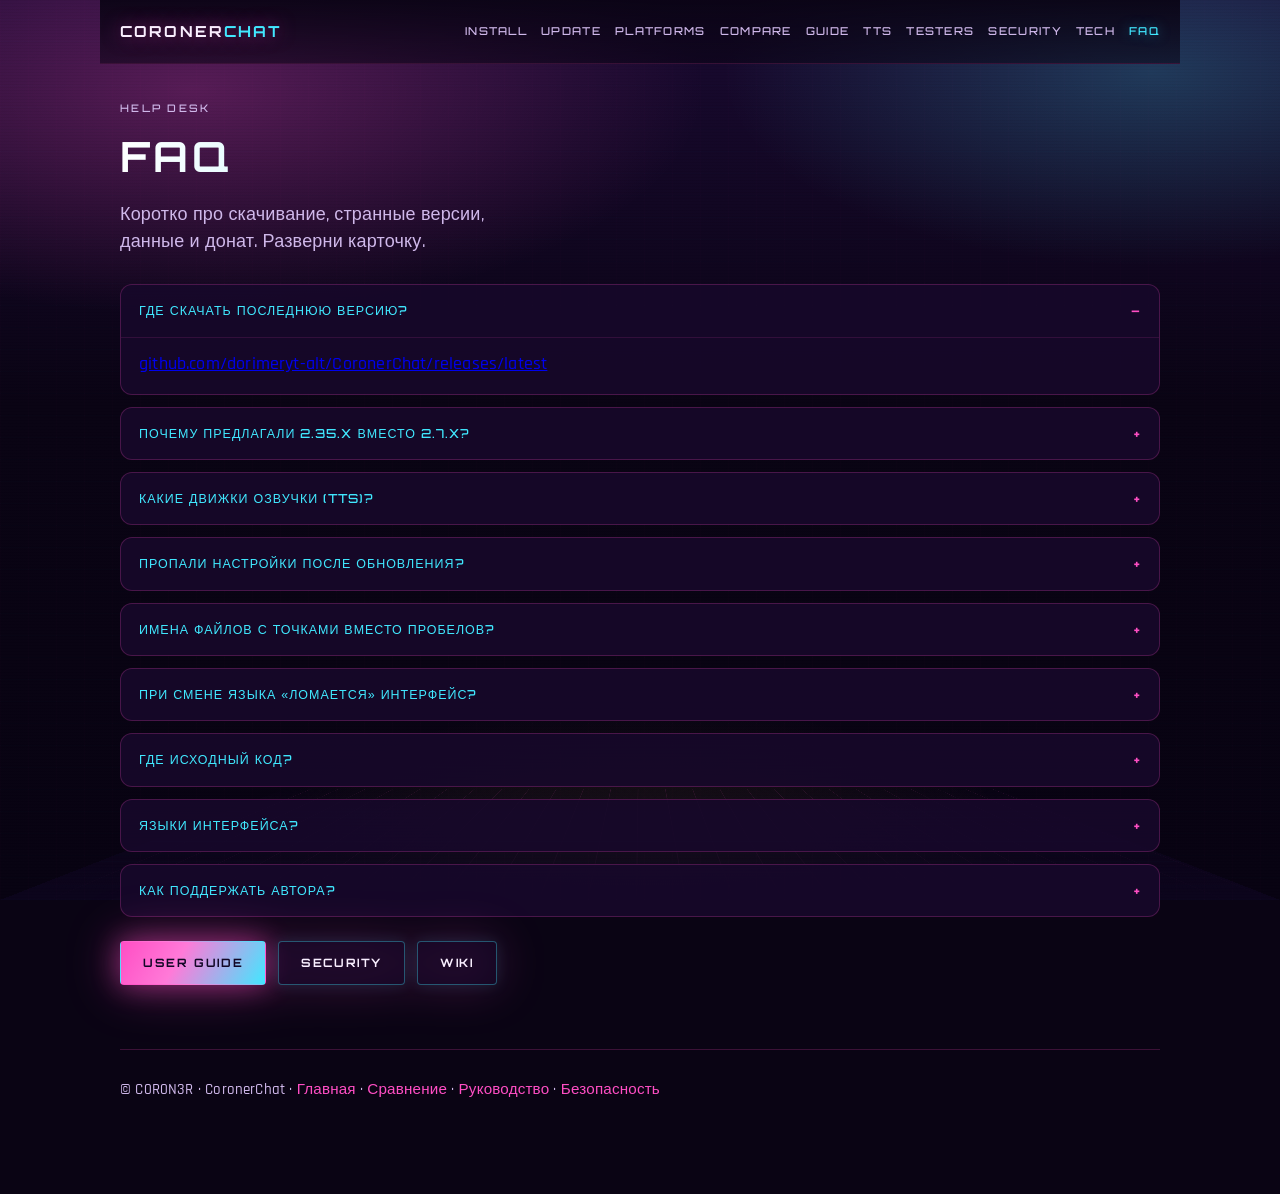
<file: docs/faq.html>
<!DOCTYPE html>
<html lang="ru">
<head>
  <meta charset="utf-8" />
  <meta name="viewport" content="width=device-width, initial-scale=1" />
  <title>FAQ — CoronerChat</title>
  <meta name="description" content="Частые вопросы: скачивание, версии, данные, исходники, языки." />
  <link rel="canonical" href="https://dorimeryt-alt.github.io/CoronerChat/faq.html" />
  <link rel="icon" href="assets/icon.svg" type="image/svg+xml" />
  <meta property="og:type" content="article" />
  <meta property="og:title" content="FAQ — CoronerChat" />
  <meta property="og:description" content="Ответы о скачивании, версиях, данных и языках CoronerChat." />
  <meta property="og:url" content="https://dorimeryt-alt.github.io/CoronerChat/faq.html" />
  <meta property="og:image" content="https://dorimeryt-alt.github.io/CoronerChat/assets/icon.svg" />
  <link rel="preconnect" href="https://fonts.googleapis.com" />
  <link rel="preconnect" href="https://fonts.gstatic.com" crossorigin />
  <link href="https://fonts.googleapis.com/css2?family=Orbitron:wght@600;700;800&family=Rajdhani:wght@500;600;700&display=swap" rel="stylesheet" />
  <link rel="stylesheet" href="site.css" />
</head>
<body>
  <a class="skip-link" href="#main-content">К основному содержанию</a>
  <div class="scanlines" aria-hidden="true"></div>
  <div class="horizon" aria-hidden="true"></div>
  <div class="wrap">
    <header class="topnav">
      <a class="brand-mark" href="index.html">Coroner<span>Chat</span></a>
      <nav class="nav-links" aria-label="Разделы">
        <a href="install.html">Install</a>
        <a href="update.html">Update</a>
        <a href="platforms.html">Platforms</a>
        <a href="compare.html">Compare</a>
        <a href="guide.html">Guide</a>
        <a href="tts.html">TTS</a>
        <a href="testers.html">Testers</a>
        <a href="security.html">Security</a>
        <a href="tech/index.html">Tech</a>
        <a href="faq.html" aria-current="page">FAQ</a>
      </nav>
    </header>

    <main id="main-content">
    <header class="page-hero">
      <p class="section-label">Help desk</p>
      <h1>FAQ</h1>
      <p>Коротко про скачивание, странные версии, данные и донат. Разверни карточку.</p>
    </header>

    <div class="faq-stack">
      <details class="faq-item" open>
        <summary>Где скачать последнюю версию?</summary>
        <div class="faq-body">
          <p><a href="https://github.com/dorimeryt-alt/CoronerChat/releases/latest">github.com/dorimeryt-alt/CoronerChat/releases/latest</a></p>
        </div>
      </details>
      <details class="faq-item">
        <summary>Почему предлагали 2.35.x вместо 2.7.x?</summary>
        <div class="faq-body">
          <p>В Releases лежит архив со старой нумерацией (2.25–2.35). Они выглядят «больше» по semver, но это не актуальная линия.</p>
          <p>С <strong>2.7.5</strong> приложение читает GitHub <strong>Latest</strong> и игнорирует legacy-теги. Актуальная сборка — <strong>2.7.21</strong>. Если сидишь на 2.7.4 — один раз поставь Latest вручную.</p>
        </div>
      </details>
      <details class="faq-item">
        <summary>Какие движки озвучки (TTS)?</summary>
        <div class="faq-body">
          <p>System (Windows), cloud: OpenAI-compatible, ElevenLabs, Google Cloud, Azure. Локально: Piper, Silero, RHVoice, Supertonic, Coqui XTTS-v2 — со ссылками на проекты на <a href="tts.html">странице TTS</a>.</p>
          <p>Голос алертов DonationAlerts через их API <strong>не вытащить</strong>: публичный API отдаёт текст доната, а не URL/движок их TTS. Озвучивайте сообщение своей очередью Chat TTS.</p>
        </div>
      </details>
      <details class="faq-item">
        <summary>Пропали настройки после обновления?</summary>
        <div class="faq-body">
          <p>Проверь папку <strong>CoronerChat-data</strong> рядом с приложением. Её нельзя удалять при переустановке, если нужны токены и UI.</p>
        </div>
      </details>
      <details class="faq-item">
        <summary>Имена файлов с точками вместо пробелов?</summary>
        <div class="faq-body">
          <p>Так GitHub иногда нормализует assets. CoronerChat ищет <code>.exe</code> с Setup и CoronerChat в имени — оба варианта ок.</p>
        </div>
      </details>
      <details class="faq-item">
        <summary>При смене языка «ломается» интерфейс?</summary>
        <div class="faq-body">
          <p>Исправлено в <strong>2.7.5</strong>: auto-i18n больше не затирает чекбоксы и вложенную разметку. Обновись до Latest.</p>
        </div>
      </details>
      <details class="faq-item">
        <summary>Где исходный код?</summary>
        <div class="faq-body">
          <p>В этом репозитории — только установщики и документация. См. <a href="https://github.com/dorimeryt-alt/CoronerChat/blob/main/SOURCE.md">описание модели распространения</a>.</p>
        </div>
      </details>
      <details class="faq-item">
        <summary>Языки интерфейса?</summary>
        <div class="faq-body">
          <p>Настройки → Общие: русский, English, Română, Deutsch, Suomi.</p>
        </div>
      </details>
      <details class="faq-item">
        <summary>Как поддержать автора?</summary>
        <div class="faq-body">
          <p><a href="https://www.donationalerts.com/r/coroner_of_autopsy">DonationAlerts</a> · Telegram <a href="https://t.me/coroner_of_autopsy">@coroner_of_autopsy</a></p>
        </div>
      </details>
    </div>

    <div class="cta-row">
      <a class="btn btn-primary" href="guide.html">User Guide</a>
      <a class="btn btn-ghost" href="security.html">Security</a>
      <a class="btn btn-ghost" href="https://github.com/dorimeryt-alt/CoronerChat/wiki">Wiki</a>
    </div>

    </main>
    <footer class="site-footer">
      © C0R0N3R · CoronerChat · <a href="index.html">Главная</a> · <a href="compare.html">Сравнение</a> · <a href="guide.html">Руководство</a> · <a href="security.html">Безопасность</a>
    </footer>
  </div>
  <script src="site.js"></script>
</body>
</html>
</file>
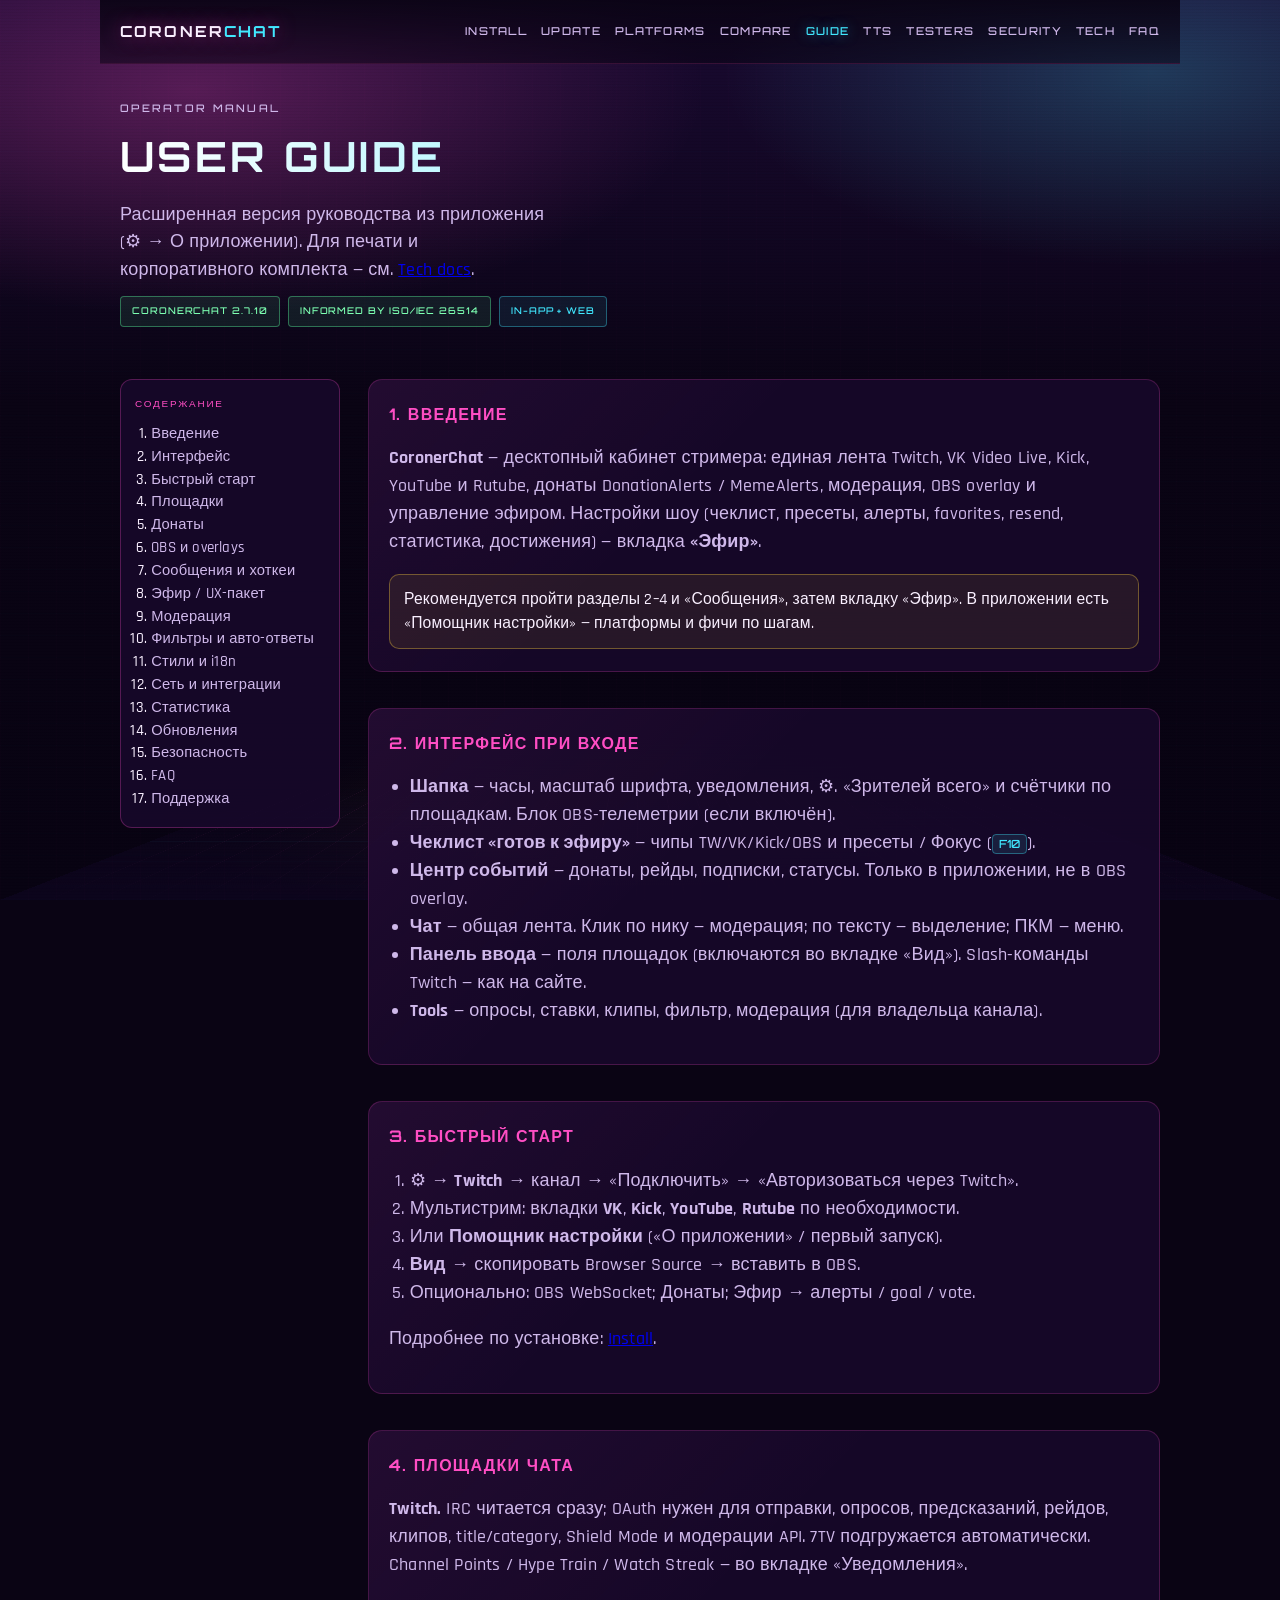
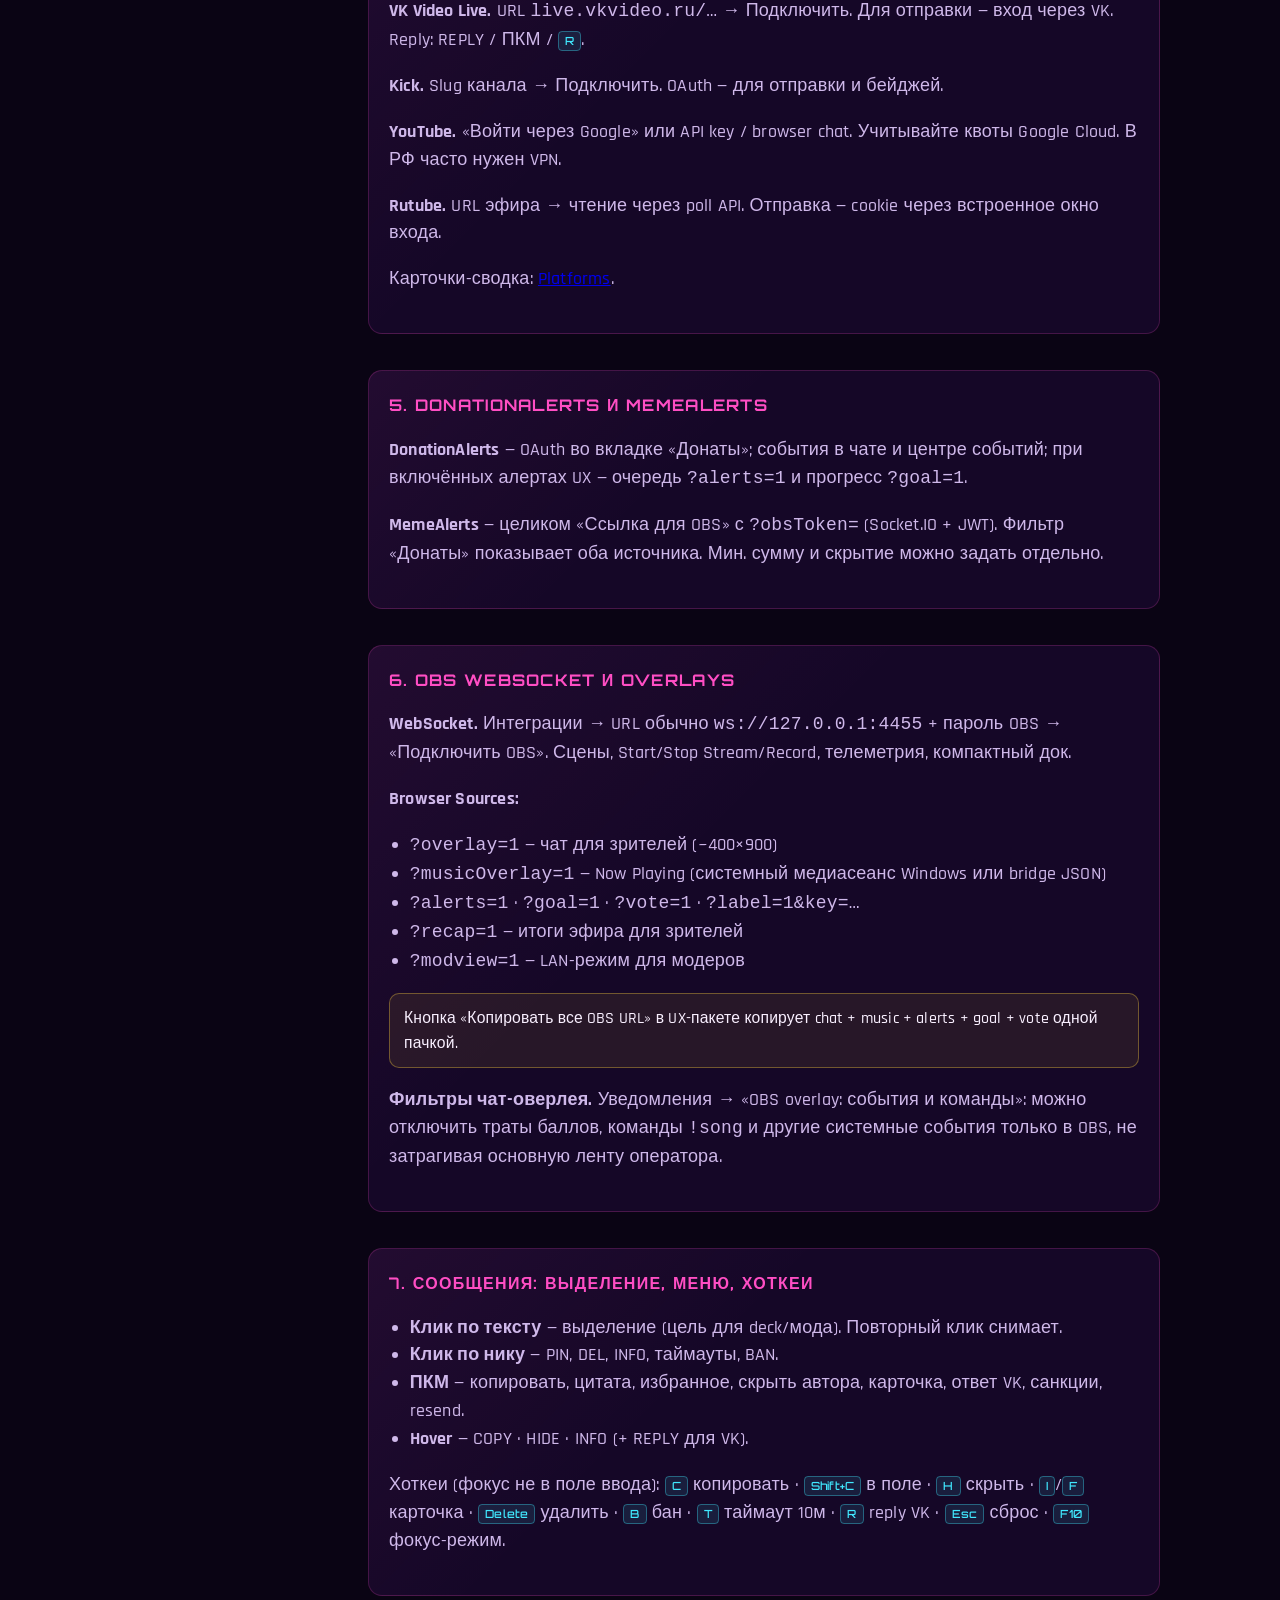
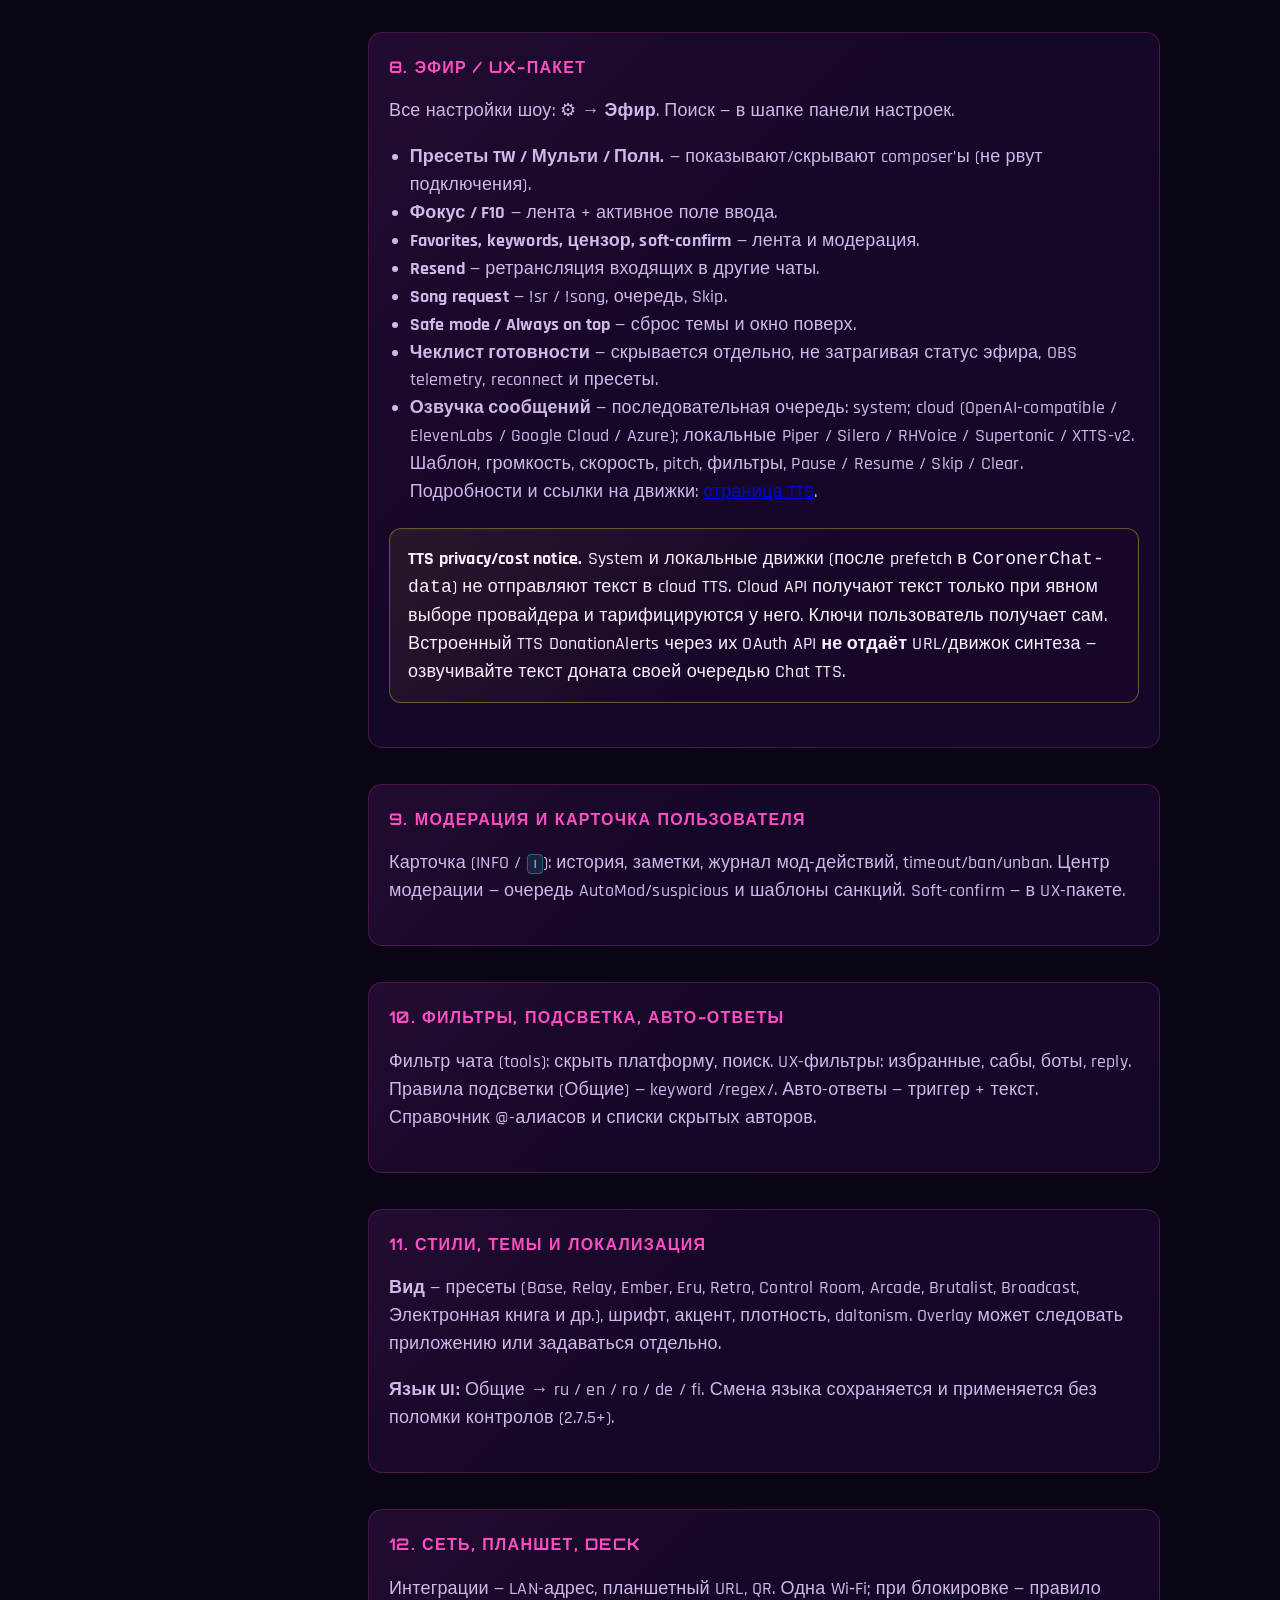
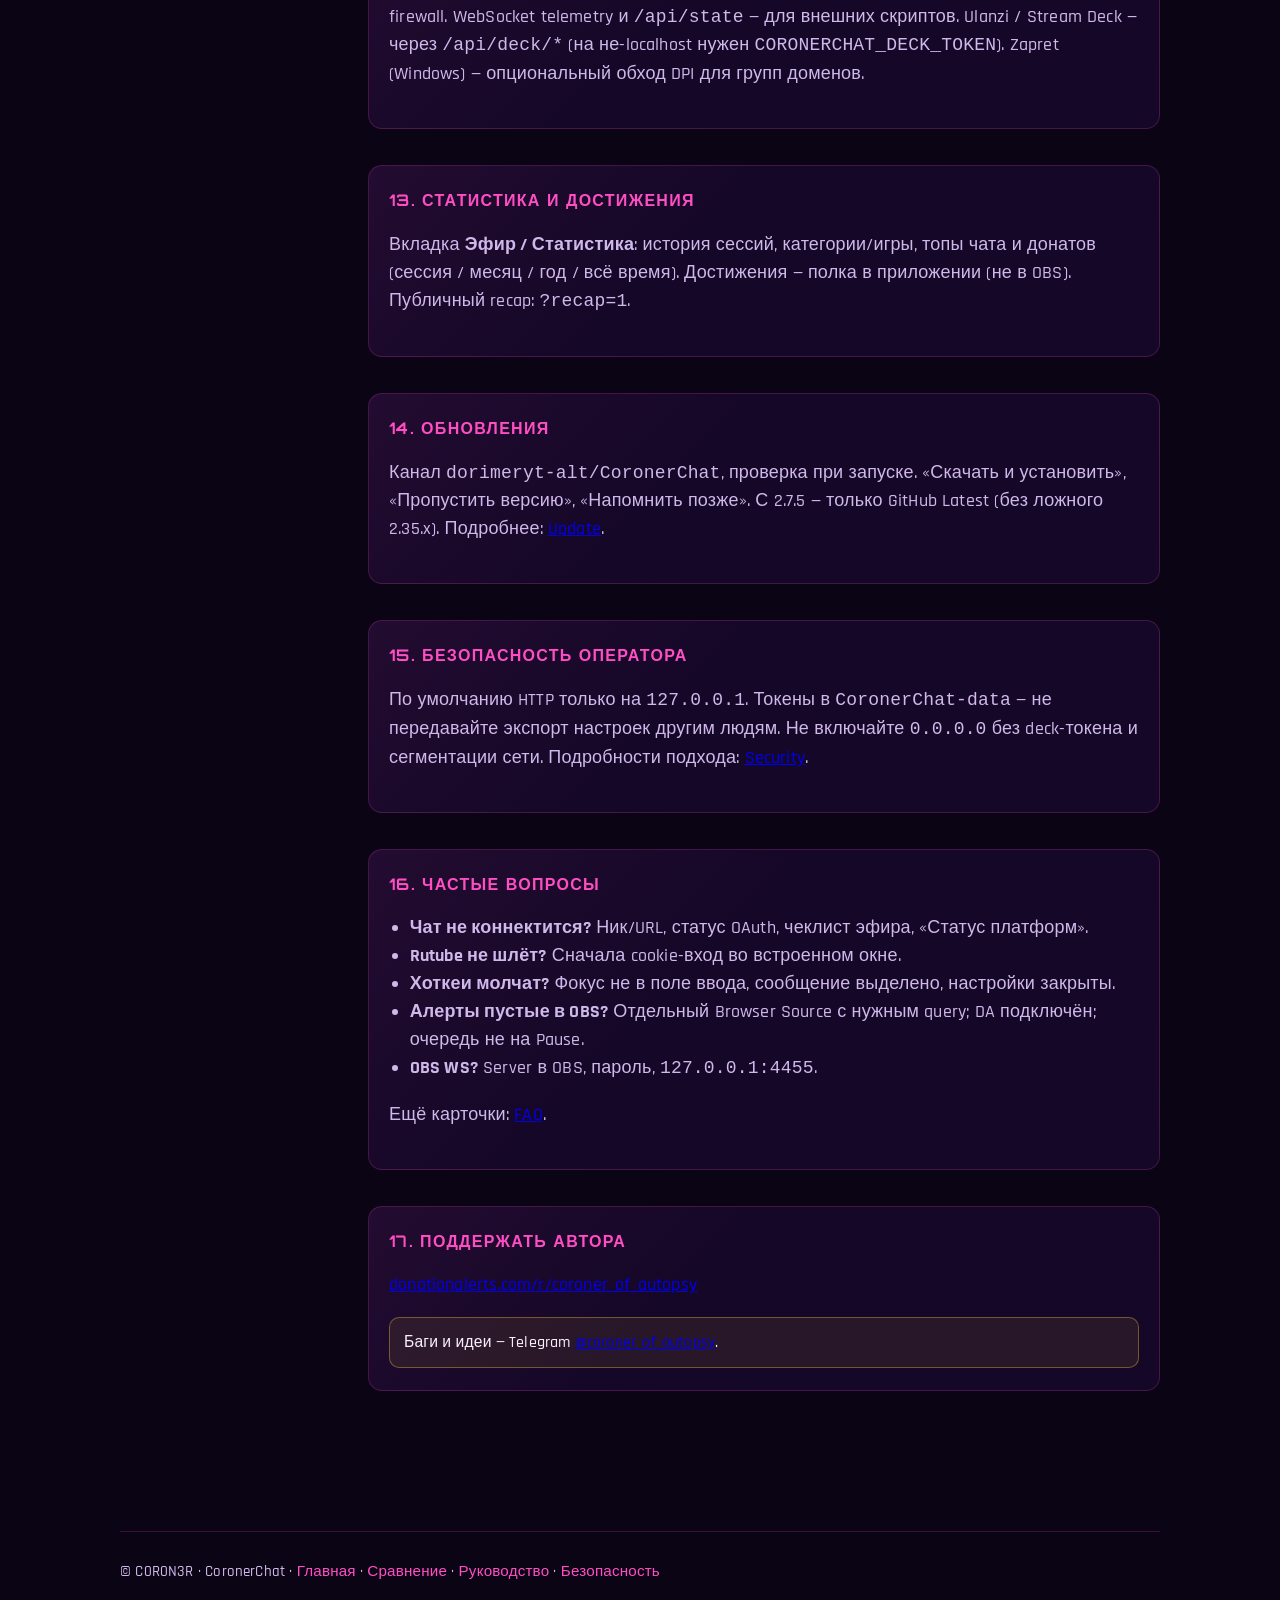
<file: docs/guide.html>
<!DOCTYPE html>
<html lang="ru">
<head>
  <meta charset="utf-8" />
  <meta name="viewport" content="width=device-width, initial-scale=1" />
  <title>User Guide — CoronerChat</title>
  <meta name="description" content="Полное руководство пользователя CoronerChat: интерфейс, площадки, донаты, OBS, модерация, эфир, сеть." />
  <link rel="canonical" href="https://dorimeryt-alt.github.io/CoronerChat/guide.html" />
  <link rel="icon" href="assets/icon.svg" type="image/svg+xml" />
  <meta property="og:type" content="article" />
  <meta property="og:title" content="User Guide — CoronerChat" />
  <meta property="og:description" content="Полное руководство пользователя CoronerChat." />
  <meta property="og:url" content="https://dorimeryt-alt.github.io/CoronerChat/guide.html" />
  <meta property="og:image" content="https://dorimeryt-alt.github.io/CoronerChat/assets/icon.svg" />
  <link rel="preconnect" href="https://fonts.googleapis.com" />
  <link rel="preconnect" href="https://fonts.gstatic.com" crossorigin />
  <link href="https://fonts.googleapis.com/css2?family=Orbitron:wght@600;700;800&family=Rajdhani:wght@500;600;700&display=swap" rel="stylesheet" />
  <link rel="stylesheet" href="site.css" />
</head>
<body>
  <a class="skip-link" href="#main-content">К основному содержанию</a>
  <div class="scanlines" aria-hidden="true"></div>
  <div class="horizon" aria-hidden="true"></div>
  <div class="wrap">
    <header class="topnav">
      <a class="brand-mark" href="index.html">Coroner<span>Chat</span></a>
      <nav class="nav-links" aria-label="Разделы">
        <a href="install.html">Install</a>
        <a href="update.html">Update</a>
        <a href="platforms.html">Platforms</a>
        <a href="compare.html">Compare</a>
        <a href="guide.html" aria-current="page">Guide</a>
        <a href="tts.html">TTS</a>
        <a href="testers.html">Testers</a>
        <a href="security.html">Security</a>
        <a href="tech/index.html">Tech</a>
        <a href="faq.html">FAQ</a>
      </nav>
    </header>

    <main id="main-content">
    <header class="page-hero">
      <p class="section-label">Operator manual</p>
      <h1>User Guide</h1>
      <p>Расширенная версия руководства из приложения (⚙ → О приложении). Для печати и корпоративного комплекта — см. <a href="tech/index.html">Tech docs</a>.</p>
      <div class="badge-row">
        <span class="badge ok">CoronerChat 2.7.10</span>
        <span class="badge ok">Informed by ISO/IEC 26514</span>
        <span class="badge">in-app + web</span>
      </div>
    </header>

    <div class="guide-layout">
      <nav class="guide-toc" aria-label="Содержание">
        <p>Содержание</p>
        <ol>
          <li><a href="#g-intro">Введение</a></li>
          <li><a href="#g-ui">Интерфейс</a></li>
          <li><a href="#g-quick">Быстрый старт</a></li>
          <li><a href="#g-platforms">Площадки</a></li>
          <li><a href="#g-donations">Донаты</a></li>
          <li><a href="#g-obs">OBS и overlays</a></li>
          <li><a href="#g-messages">Сообщения и хоткеи</a></li>
          <li><a href="#g-air">Эфир / UX-пакет</a></li>
          <li><a href="#g-mod">Модерация</a></li>
          <li><a href="#g-tools">Фильтры и авто-ответы</a></li>
          <li><a href="#g-style">Стили и i18n</a></li>
          <li><a href="#g-net">Сеть и интеграции</a></li>
          <li><a href="#g-stats">Статистика</a></li>
          <li><a href="#g-updates">Обновления</a></li>
          <li><a href="#g-secure">Безопасность</a></li>
          <li><a href="#g-faq">FAQ</a></li>
          <li><a href="#g-support">Поддержка</a></li>
        </ol>
      </nav>

      <div class="guide-body">
        <section class="ug-section" id="g-intro">
          <h2>1. Введение</h2>
          <p><strong>CoronerChat</strong> — десктопный кабинет стримера: единая лента Twitch, VK Video Live, Kick, YouTube и Rutube, донаты DonationAlerts / MemeAlerts, модерация, OBS overlay и управление эфиром. Настройки шоу (чеклист, пресеты, алерты, favorites, resend, статистика, достижения) — вкладка <strong>«Эфир»</strong>.</p>
          <p class="guide-tip">Рекомендуется пройти разделы 2–4 и «Сообщения», затем вкладку «Эфир». В приложении есть «Помощник настройки» — платформы и фичи по шагам.</p>
        </section>

        <section class="ug-section" id="g-ui">
          <h2>2. Интерфейс при входе</h2>
          <ul>
            <li><strong>Шапка</strong> — часы, масштаб шрифта, уведомления, ⚙. «Зрителей всего» и счётчики по площадкам. Блок OBS-телеметрии (если включён).</li>
            <li><strong>Чеклист «готов к эфиру»</strong> — чипы TW/VK/Kick/OBS и пресеты / Фокус (<kbd>F10</kbd>).</li>
            <li><strong>Центр событий</strong> — донаты, рейды, подписки, статусы. Только в приложении, не в OBS overlay.</li>
            <li><strong>Чат</strong> — общая лента. Клик по нику — модерация; по тексту — выделение; ПКМ — меню.</li>
            <li><strong>Панель ввода</strong> — поля площадок (включаются во вкладке «Вид»). Slash-команды Twitch — как на сайте.</li>
            <li><strong>Tools</strong> — опросы, ставки, клипы, фильтр, модерация (для владельца канала).</li>
          </ul>
        </section>

        <section class="ug-section" id="g-quick">
          <h2>3. Быстрый старт</h2>
          <ol>
            <li>⚙ → <strong>Twitch</strong> → канал → «Подключить» → «Авторизоваться через Twitch».</li>
            <li>Мультистрим: вкладки <strong>VK</strong>, <strong>Kick</strong>, <strong>YouTube</strong>, <strong>Rutube</strong> по необходимости.</li>
            <li>Или <strong>Помощник настройки</strong> («О приложении» / первый запуск).</li>
            <li><strong>Вид</strong> → скопировать Browser Source → вставить в OBS.</li>
            <li>Опционально: OBS WebSocket; Донаты; Эфир → алерты / goal / vote.</li>
          </ol>
          <p>Подробнее по установке: <a href="install.html">Install</a>.</p>
        </section>

        <section class="ug-section" id="g-platforms">
          <h2>4. Площадки чата</h2>
          <p><strong>Twitch.</strong> IRC читается сразу; OAuth нужен для отправки, опросов, предсказаний, рейдов, клипов, title/category, Shield Mode и модерации API. 7TV подгружается автоматически. Channel Points / Hype Train / Watch Streak — во вкладке «Уведомления».</p>
          <p><strong>VK Video Live.</strong> URL <code>live.vkvideo.ru/…</code> → Подключить. Для отправки — вход через VK. Reply: REPLY / ПКМ / <kbd>R</kbd>.</p>
          <p><strong>Kick.</strong> Slug канала → Подключить. OAuth — для отправки и бейджей.</p>
          <p><strong>YouTube.</strong> «Войти через Google» или API key / browser chat. Учитывайте квоты Google Cloud. В РФ часто нужен VPN.</p>
          <p><strong>Rutube.</strong> URL эфира → чтение через poll API. Отправка — cookie через встроенное окно входа.</p>
          <p>Карточки-сводка: <a href="platforms.html">Platforms</a>.</p>
        </section>

        <section class="ug-section" id="g-donations">
          <h2>5. DonationAlerts и MemeAlerts</h2>
          <p><strong>DonationAlerts</strong> — OAuth во вкладке «Донаты»; события в чате и центре событий; при включённых алертах UX — очередь <code>?alerts=1</code> и прогресс <code>?goal=1</code>.</p>
          <p><strong>MemeAlerts</strong> — целиком «Ссылка для OBS» с <code>?obsToken=</code> (Socket.IO + JWT). Фильтр «Донаты» показывает оба источника. Мин. сумму и скрытие можно задать отдельно.</p>
        </section>

        <section class="ug-section" id="g-obs">
          <h2>6. OBS WebSocket и overlays</h2>
          <p><strong>WebSocket.</strong> Интеграции → URL обычно <code>ws://127.0.0.1:4455</code> + пароль OBS → «Подключить OBS». Сцены, Start/Stop Stream/Record, телеметрия, компактный док.</p>
          <p><strong>Browser Sources:</strong></p>
          <ul>
            <li><code>?overlay=1</code> — чат для зрителей (~400×900)</li>
            <li><code>?musicOverlay=1</code> — Now Playing (системный медиасеанс Windows или bridge JSON)</li>
            <li><code>?alerts=1</code> · <code>?goal=1</code> · <code>?vote=1</code> · <code>?label=1&amp;key=…</code></li>
            <li><code>?recap=1</code> — итоги эфира для зрителей</li>
            <li><code>?modview=1</code> — LAN-режим для модеров</li>
          </ul>
          <p class="guide-tip">Кнопка «Копировать все OBS URL» в UX-пакете копирует chat + music + alerts + goal + vote одной пачкой.</p>
          <p><strong>Фильтры чат-оверлея.</strong> Уведомления → «OBS overlay: события и команды»: можно отключить траты баллов, команды <code>!song</code> и другие системные события только в OBS, не затрагивая основную ленту оператора.</p>
        </section>

        <section class="ug-section" id="g-messages">
          <h2>7. Сообщения: выделение, меню, хоткеи</h2>
          <ul>
            <li><strong>Клик по тексту</strong> — выделение (цель для deck/мода). Повторный клик снимает.</li>
            <li><strong>Клик по нику</strong> — PIN, DEL, INFO, таймауты, BAN.</li>
            <li><strong>ПКМ</strong> — копировать, цитата, избранное, скрыть автора, карточка, ответ VK, санкции, resend.</li>
            <li><strong>Hover</strong> — COPY · HIDE · INFO (+ REPLY для VK).</li>
          </ul>
          <p>Хоткеи (фокус не в поле ввода): <kbd>C</kbd> копировать · <kbd>Shift+C</kbd> в поле · <kbd>H</kbd> скрыть · <kbd>I</kbd>/<kbd>F</kbd> карточка · <kbd>Delete</kbd> удалить · <kbd>B</kbd> бан · <kbd>T</kbd> таймаут 10м · <kbd>R</kbd> reply VK · <kbd>Esc</kbd> сброс · <kbd>F10</kbd> фокус-режим.</p>
        </section>

        <section class="ug-section" id="g-air">
          <h2>8. Эфир / UX-пакет</h2>
          <p>Все настройки шоу: ⚙ → <strong>Эфир</strong>. Поиск — в шапке панели настроек.</p>
          <ul>
            <li><strong>Пресеты TW / Мульти / Полн.</strong> — показывают/скрывают composer’ы (не рвут подключения).</li>
            <li><strong>Фокус / F10</strong> — лента + активное поле ввода.</li>
            <li><strong>Favorites, keywords, цензор, soft-confirm</strong> — лента и модерация.</li>
            <li><strong>Resend</strong> — ретрансляция входящих в другие чаты.</li>
            <li><strong>Song request</strong> — !sr / !song, очередь, Skip.</li>
            <li><strong>Safe mode / Always on top</strong> — сброс темы и окно поверх.</li>
            <li><strong>Чеклист готовности</strong> — скрывается отдельно, не затрагивая статус эфира, OBS telemetry, reconnect и пресеты.</li>
            <li><strong>Озвучка сообщений</strong> — последовательная очередь: system; cloud (OpenAI-compatible / ElevenLabs / Google Cloud / Azure); локальные Piper / Silero / RHVoice / Supertonic / XTTS-v2. Шаблон, громкость, скорость, pitch, фильтры, Pause / Resume / Skip / Clear. Подробности и ссылки на движки: <a href="tts.html">страница TTS</a>.</li>
          </ul>
          <div class="panel tip"><strong>TTS privacy/cost notice.</strong> System и локальные движки (после prefetch в <code>CoronerChat-data</code>) не отправляют текст в cloud TTS. Cloud API получают текст только при явном выборе провайдера и тарифицируются у него. Ключи пользователь получает сам. Встроенный TTS DonationAlerts через их OAuth API <strong>не отдаёт</strong> URL/движок синтеза — озвучивайте текст доната своей очередью Chat TTS.</div>
        </section>

        <section class="ug-section" id="g-mod">
          <h2>9. Модерация и карточка пользователя</h2>
          <p>Карточка (INFO / <kbd>I</kbd>): история, заметки, журнал мод-действий, timeout/ban/unban. Центр модерации — очередь AutoMod/suspicious и шаблоны санкций. Soft-confirm — в UX-пакете.</p>
        </section>

        <section class="ug-section" id="g-tools">
          <h2>10. Фильтры, подсветка, авто-ответы</h2>
          <p>Фильтр чата (tools): скрыть платформу, поиск. UX-фильтры: избранные, сабы, боты, reply. Правила подсветки (Общие) — keyword /regex/. Авто-ответы — триггер + текст. Справочник @-алиасов и списки скрытых авторов.</p>
        </section>

        <section class="ug-section" id="g-style">
          <h2>11. Стили, темы и локализация</h2>
          <p><strong>Вид</strong> — пресеты (Base, Relay, Ember, Eru, Retro, Control Room, Arcade, Brutalist, Broadcast, Электронная книга и др.), шрифт, акцент, плотность, daltonism. Overlay может следовать приложению или задаваться отдельно.</p>
          <p><strong>Язык UI:</strong> Общие → ru / en / ro / de / fi. Смена языка сохраняется и применяется без поломки контролов (2.7.5+).</p>
        </section>

        <section class="ug-section" id="g-net">
          <h2>12. Сеть, планшет, deck</h2>
          <p>Интеграции — LAN-адрес, планшетный URL, QR. Одна Wi‑Fi; при блокировке — правило firewall. WebSocket telemetry и <code>/api/state</code> — для внешних скриптов. Ulanzi / Stream Deck — через <code>/api/deck/*</code> (на не-localhost нужен <code>CORONERCHAT_DECK_TOKEN</code>). Zapret (Windows) — опциональный обход DPI для групп доменов.</p>
        </section>

        <section class="ug-section" id="g-stats">
          <h2>13. Статистика и достижения</h2>
          <p>Вкладка <strong>Эфир / Статистика</strong>: история сессий, категории/игры, топы чата и донатов (сессия / месяц / год / всё время). Достижения — полка в приложении (не в OBS). Публичный recap: <code>?recap=1</code>.</p>
        </section>

        <section class="ug-section" id="g-updates">
          <h2>14. Обновления</h2>
          <p>Канал <code>dorimeryt-alt/CoronerChat</code>, проверка при запуске. «Скачать и установить», «Пропустить версию», «Напомнить позже». С 2.7.5 — только GitHub Latest (без ложного 2.35.x). Подробнее: <a href="update.html">Update</a>.</p>
        </section>

        <section class="ug-section" id="g-secure">
          <h2>15. Безопасность оператора</h2>
          <p>По умолчанию HTTP только на <code>127.0.0.1</code>. Токены в <code>CoronerChat-data</code> — не передавайте экспорт настроек другим людям. Не включайте <code>0.0.0.0</code> без deck-токена и сегментации сети. Подробности подхода: <a href="security.html">Security</a>.</p>
        </section>

        <section class="ug-section" id="g-faq">
          <h2>16. Частые вопросы</h2>
          <ul>
            <li><strong>Чат не коннектится?</strong> Ник/URL, статус OAuth, чеклист эфира, «Статус платформ».</li>
            <li><strong>Rutube не шлёт?</strong> Сначала cookie-вход во встроенном окне.</li>
            <li><strong>Хоткеи молчат?</strong> Фокус не в поле ввода, сообщение выделено, настройки закрыты.</li>
            <li><strong>Алерты пустые в OBS?</strong> Отдельный Browser Source с нужным query; DA подключён; очередь не на Pause.</li>
            <li><strong>OBS WS?</strong> Server в OBS, пароль, <code>127.0.0.1:4455</code>.</li>
          </ul>
          <p>Ещё карточки: <a href="faq.html">FAQ</a>.</p>
        </section>

        <section class="ug-section" id="g-support">
          <h2>17. Поддержать автора</h2>
          <p><a href="https://www.donationalerts.com/r/coroner_of_autopsy">donationalerts.com/r/coroner_of_autopsy</a></p>
          <p class="guide-tip">Баги и идеи — Telegram <a href="https://t.me/coroner_of_autopsy">@coroner_of_autopsy</a>.</p>
        </section>
      </div>
    </div>

    </main>
    <footer class="site-footer">
      © C0R0N3R · CoronerChat · <a href="index.html">Главная</a> · <a href="compare.html">Сравнение</a> · <a href="guide.html">Руководство</a> · <a href="security.html">Безопасность</a>
    </footer>
  </div>
  <script src="site.js"></script>
</body>
</html>
</file>
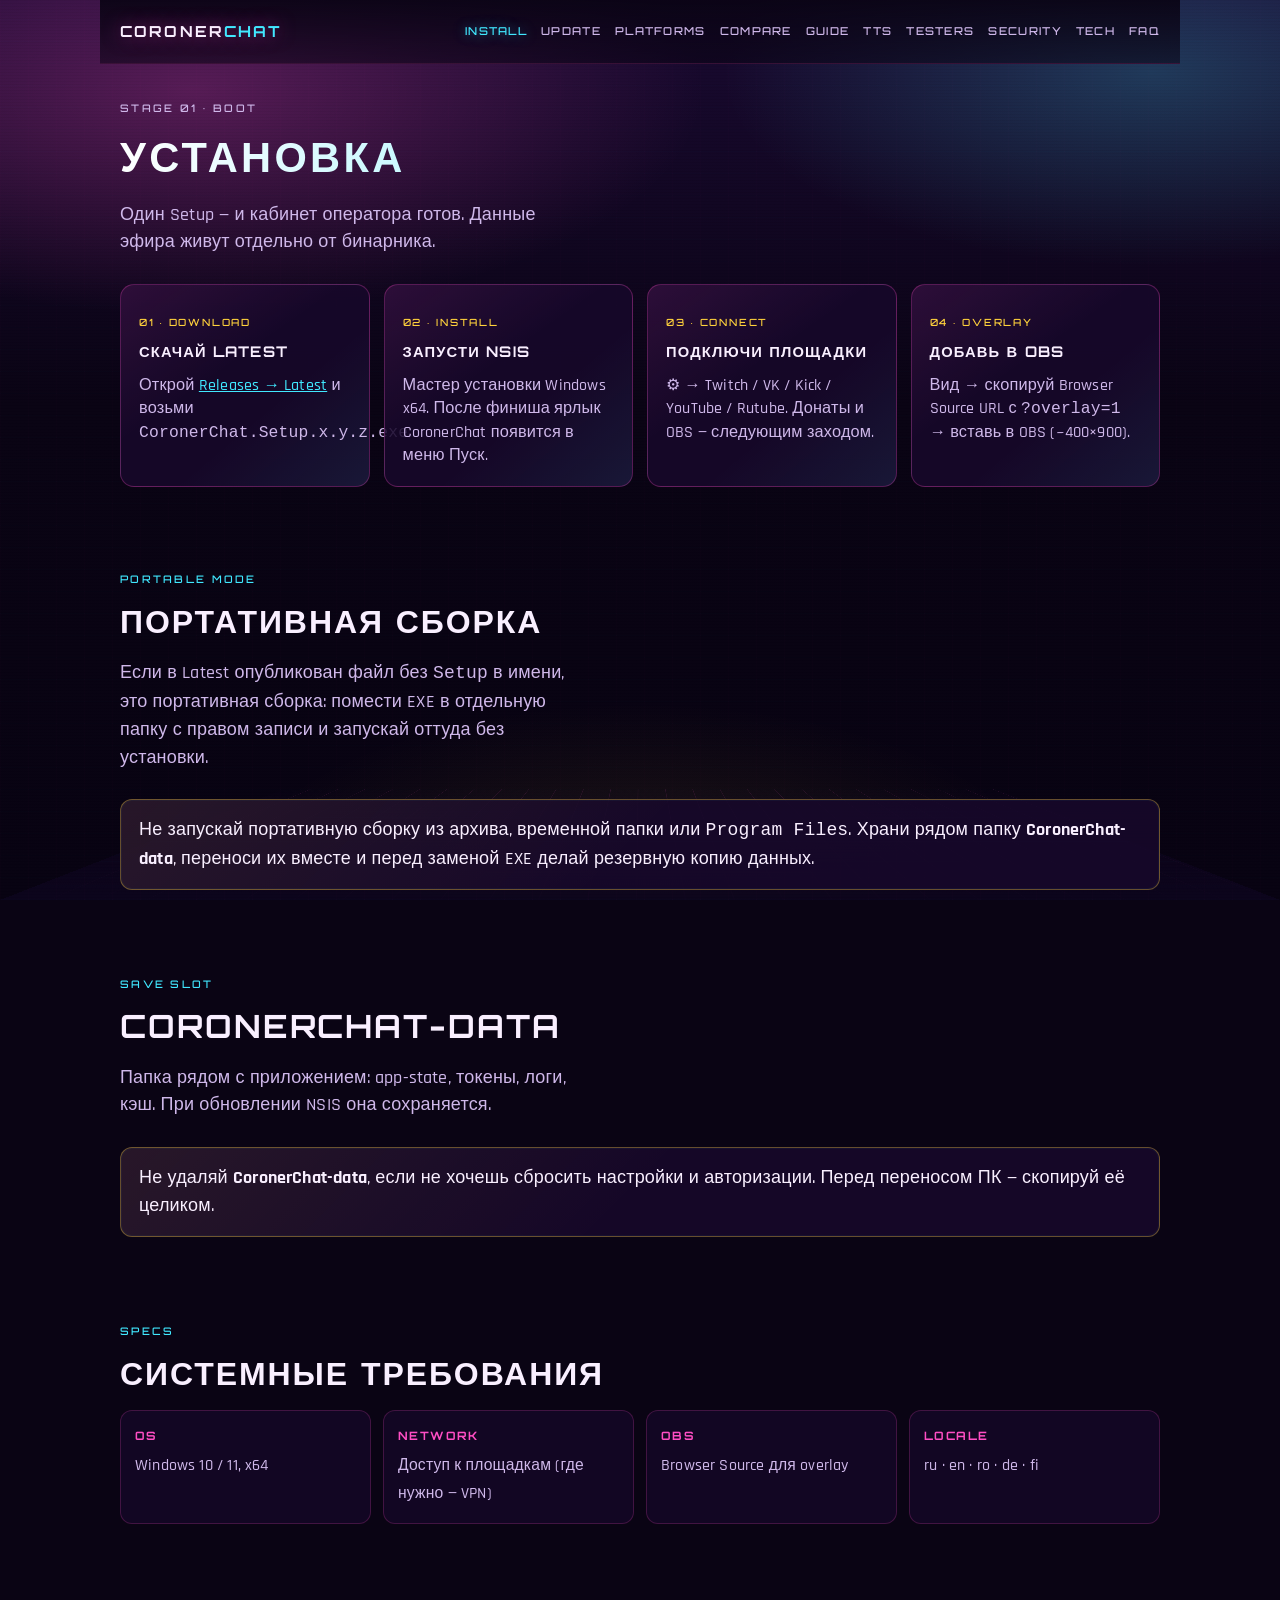
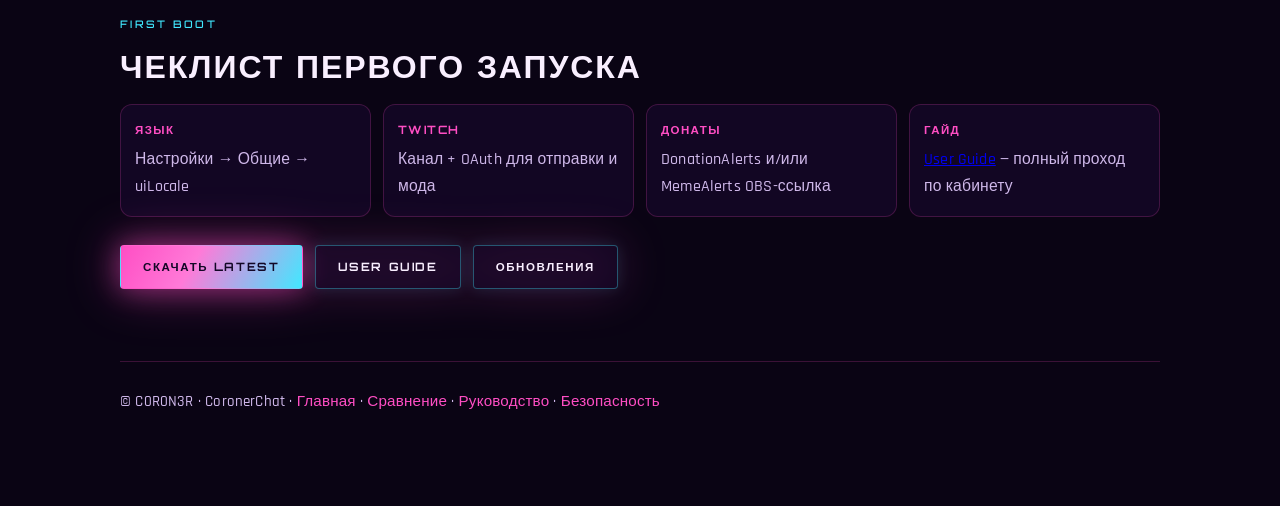
<file: docs/install.html>
<!DOCTYPE html>
<html lang="ru">
<head>
  <meta charset="utf-8" />
  <meta name="viewport" content="width=device-width, initial-scale=1" />
  <title>Установка — CoronerChat</title>
  <meta name="description" content="Установка CoronerChat на Windows: Setup.exe, CoronerChat-data, первый запуск." />
  <link rel="canonical" href="https://dorimeryt-alt.github.io/CoronerChat/install.html" />
  <link rel="icon" href="assets/icon.svg" type="image/svg+xml" />
  <meta property="og:type" content="article" />
  <meta property="og:title" content="Установка — CoronerChat" />
  <meta property="og:description" content="Установка и портативный запуск CoronerChat на Windows." />
  <meta property="og:url" content="https://dorimeryt-alt.github.io/CoronerChat/install.html" />
  <meta property="og:image" content="https://dorimeryt-alt.github.io/CoronerChat/assets/icon.svg" />
  <link rel="preconnect" href="https://fonts.googleapis.com" />
  <link rel="preconnect" href="https://fonts.gstatic.com" crossorigin />
  <link href="https://fonts.googleapis.com/css2?family=Orbitron:wght@600;700;800&family=Rajdhani:wght@500;600;700&display=swap" rel="stylesheet" />
  <link rel="stylesheet" href="site.css" />
</head>
<body>
  <a class="skip-link" href="#main-content">К основному содержанию</a>
  <div class="scanlines" aria-hidden="true"></div>
  <div class="horizon" aria-hidden="true"></div>
  <div class="wrap">
    <header class="topnav">
      <a class="brand-mark" href="index.html">Coroner<span>Chat</span></a>
      <nav class="nav-links" aria-label="Разделы">
        <a href="install.html" aria-current="page">Install</a>
        <a href="update.html">Update</a>
        <a href="platforms.html">Platforms</a>
        <a href="compare.html">Compare</a>
        <a href="guide.html">Guide</a>
        <a href="tts.html">TTS</a>
        <a href="testers.html">Testers</a>
        <a href="security.html">Security</a>
        <a href="tech/index.html">Tech</a>
        <a href="faq.html">FAQ</a>
      </nav>
    </header>

    <main id="main-content">
    <header class="page-hero">
      <p class="section-label">Stage 01 · Boot</p>
      <h1>Установка</h1>
      <p>Один Setup — и кабинет оператора готов. Данные эфира живут отдельно от бинарника.</p>
    </header>

    <div class="stage-grid">
      <article class="stage-card">
        <span class="stage-num">01 · Download</span>
        <h3>Скачай Latest</h3>
        <p>Открой <a href="https://github.com/dorimeryt-alt/CoronerChat/releases/latest">Releases → Latest</a> и возьми <code>CoronerChat.Setup.x.y.z.exe</code>.</p>
      </article>
      <article class="stage-card">
        <span class="stage-num">02 · Install</span>
        <h3>Запусти NSIS</h3>
        <p>Мастер установки Windows x64. После финиша ярлык CoronerChat появится в меню Пуск.</p>
      </article>
      <article class="stage-card">
        <span class="stage-num">03 · Connect</span>
        <h3>Подключи площадки</h3>
        <p>⚙ → Twitch / VK / Kick / YouTube / Rutube. Донаты и OBS — следующим заходом.</p>
      </article>
      <article class="stage-card">
        <span class="stage-num">04 · Overlay</span>
        <h3>Добавь в OBS</h3>
        <p>Вид → скопируй Browser Source URL с <code>?overlay=1</code> → вставь в OBS (~400×900).</p>
      </article>
    </div>

    <section class="section">
      <p class="section-label">Portable mode</p>
      <h2>Портативная сборка</h2>
      <p class="lead">Если в Latest опубликован файл без <code>Setup</code> в имени, это портативная сборка: помести EXE в отдельную папку с правом записи и запускай оттуда без установки.</p>
      <div class="panel tip">Не запускай портативную сборку из архива, временной папки или <code>Program Files</code>. Храни рядом папку <strong>CoronerChat-data</strong>, переноси их вместе и перед заменой EXE делай резервную копию данных.</div>
    </section>

    <section class="section">
      <p class="section-label">Save slot</p>
      <h2>CoronerChat-data</h2>
      <p class="lead">Папка рядом с приложением: app-state, токены, логи, кэш. При обновлении NSIS она сохраняется.</p>
      <div class="panel tip">Не удаляй <strong>CoronerChat-data</strong>, если не хочешь сбросить настройки и авторизации. Перед переносом ПК — скопируй её целиком.</div>
    </section>

    <section class="section">
      <p class="section-label">Specs</p>
      <h2>Системные требования</h2>
      <div class="feature-strip">
        <div class="feature-cell"><strong>OS</strong><span>Windows 10 / 11, x64</span></div>
        <div class="feature-cell"><strong>Network</strong><span>Доступ к площадкам (где нужно — VPN)</span></div>
        <div class="feature-cell"><strong>OBS</strong><span>Browser Source для overlay</span></div>
        <div class="feature-cell"><strong>Locale</strong><span>ru · en · ro · de · fi</span></div>
      </div>
    </section>

    <section class="section">
      <p class="section-label">First boot</p>
      <h2>Чеклист первого запуска</h2>
      <div class="feature-strip">
        <div class="feature-cell"><strong>Язык</strong><span>Настройки → Общие → uiLocale</span></div>
        <div class="feature-cell"><strong>Twitch</strong><span>Канал + OAuth для отправки и мода</span></div>
        <div class="feature-cell"><strong>Донаты</strong><span>DonationAlerts и/или MemeAlerts OBS-ссылка</span></div>
        <div class="feature-cell"><strong>Гайд</strong><span><a href="guide.html">User Guide</a> — полный проход по кабинету</span></div>
      </div>
      <div class="cta-row">
        <a class="btn btn-primary" href="https://github.com/dorimeryt-alt/CoronerChat/releases/latest">Скачать Latest</a>
        <a class="btn btn-ghost" href="guide.html">User Guide</a>
        <a class="btn btn-ghost" href="update.html">Обновления</a>
      </div>
    </section>

    </main>
    <footer class="site-footer">
      © C0R0N3R · CoronerChat · <a href="index.html">Главная</a> · <a href="compare.html">Сравнение</a> · <a href="guide.html">Руководство</a> · <a href="security.html">Безопасность</a>
    </footer>
  </div>
  <script src="site.js"></script>
</body>
</html>
</file>
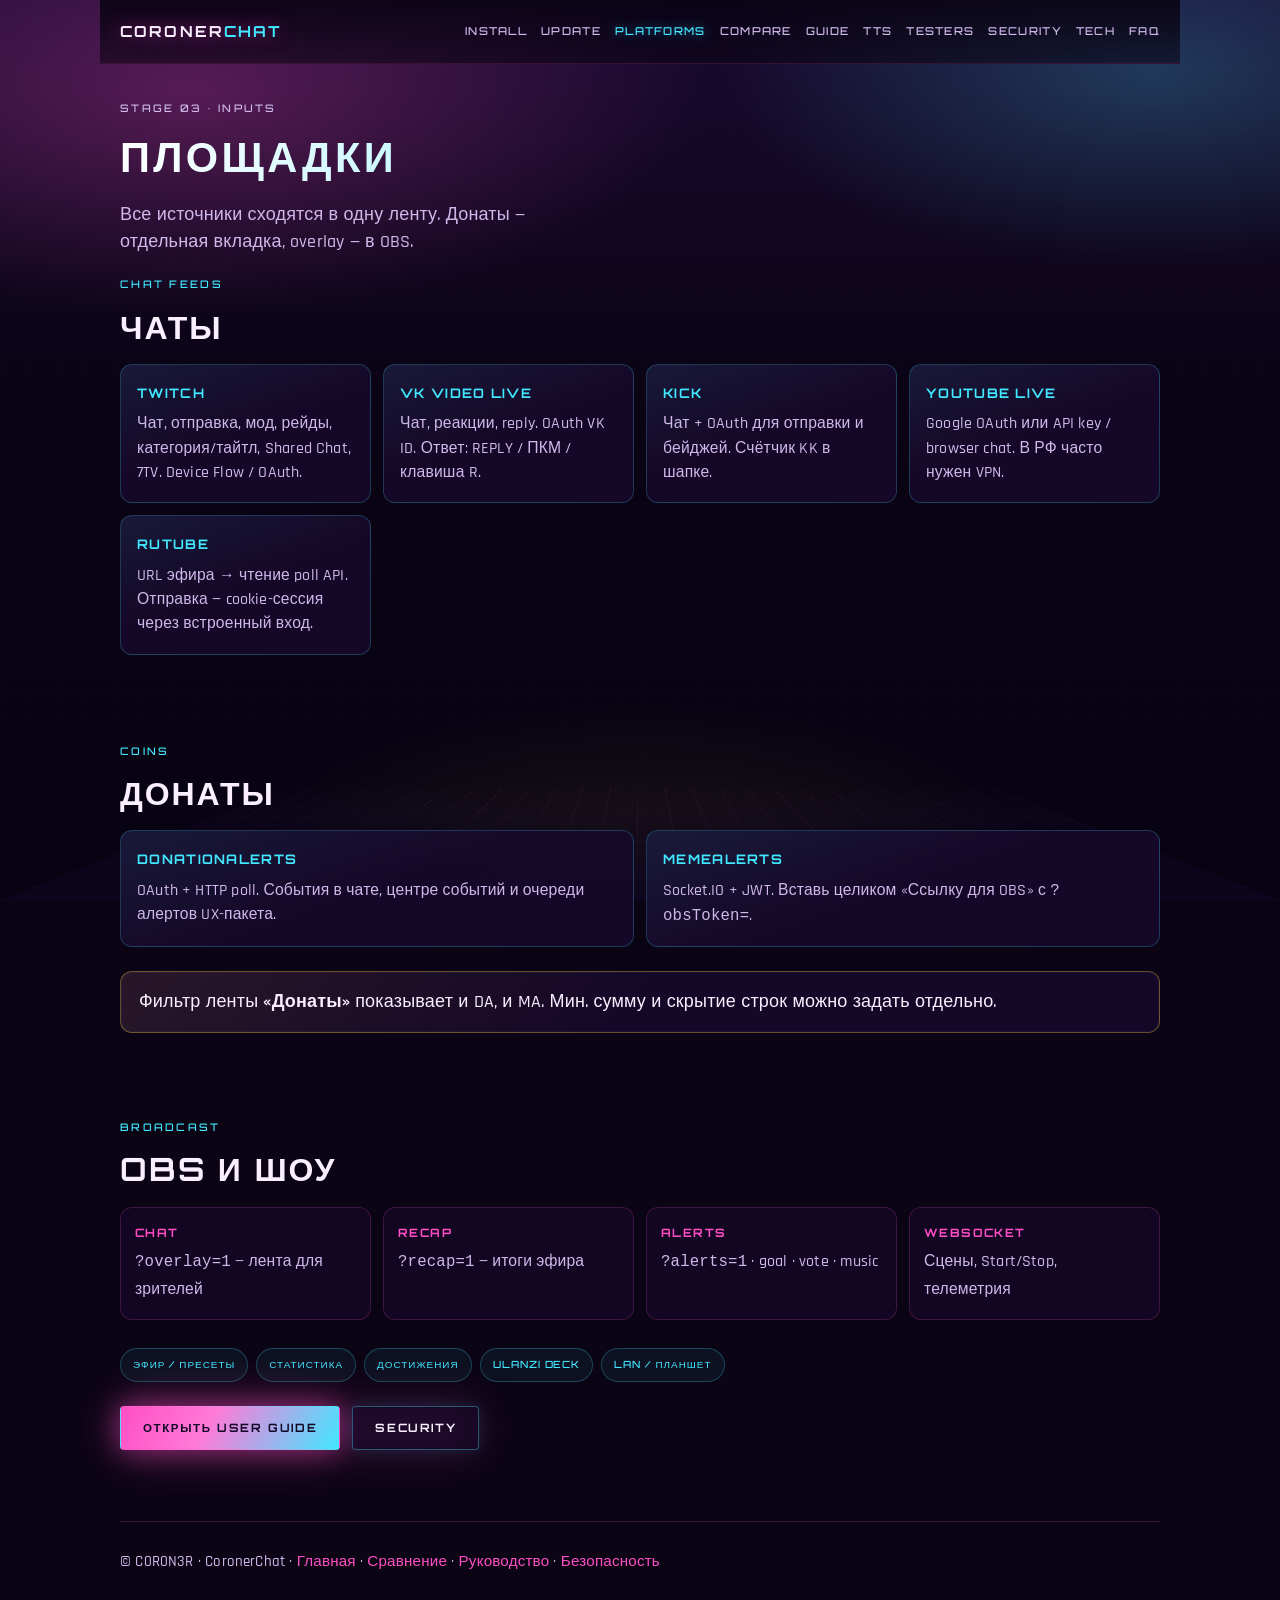
<file: docs/platforms.html>
<!DOCTYPE html>
<html lang="ru">
<head>
  <meta charset="utf-8" />
  <meta name="viewport" content="width=device-width, initial-scale=1" />
  <title>Площадки — CoronerChat</title>
  <meta name="description" content="Twitch, VK, Kick, YouTube, Rutube, DonationAlerts, MemeAlerts, OBS — подключение в CoronerChat." />
  <link rel="canonical" href="https://dorimeryt-alt.github.io/CoronerChat/platforms.html" />
  <link rel="icon" href="assets/icon.svg" type="image/svg+xml" />
  <meta property="og:type" content="article" />
  <meta property="og:title" content="Площадки — CoronerChat" />
  <meta property="og:description" content="Подключение Twitch, VK, Kick, YouTube, Rutube, донатов и OBS." />
  <meta property="og:url" content="https://dorimeryt-alt.github.io/CoronerChat/platforms.html" />
  <meta property="og:image" content="https://dorimeryt-alt.github.io/CoronerChat/assets/icon.svg" />
  <link rel="preconnect" href="https://fonts.googleapis.com" />
  <link rel="preconnect" href="https://fonts.gstatic.com" crossorigin />
  <link href="https://fonts.googleapis.com/css2?family=Orbitron:wght@600;700;800&family=Rajdhani:wght@500;600;700&display=swap" rel="stylesheet" />
  <link rel="stylesheet" href="site.css" />
</head>
<body>
  <a class="skip-link" href="#main-content">К основному содержанию</a>
  <div class="scanlines" aria-hidden="true"></div>
  <div class="horizon" aria-hidden="true"></div>
  <div class="wrap">
    <header class="topnav">
      <a class="brand-mark" href="index.html">Coroner<span>Chat</span></a>
      <nav class="nav-links" aria-label="Разделы">
        <a href="install.html">Install</a>
        <a href="update.html">Update</a>
        <a href="platforms.html" aria-current="page">Platforms</a>
        <a href="compare.html">Compare</a>
        <a href="guide.html">Guide</a>
        <a href="tts.html">TTS</a>
        <a href="testers.html">Testers</a>
        <a href="security.html">Security</a>
        <a href="tech/index.html">Tech</a>
        <a href="faq.html">FAQ</a>
      </nav>
    </header>

    <main id="main-content">
    <header class="page-hero">
      <p class="section-label">Stage 03 · Inputs</p>
      <h1>Площадки</h1>
      <p>Все источники сходятся в одну ленту. Донаты — отдельная вкладка, overlay — в OBS.</p>
    </header>

    <section class="section" style="padding-top:0">
      <p class="section-label">Chat feeds</p>
      <h2>Чаты</h2>
      <div class="platform-grid">
        <article class="plat-card">
          <h3>Twitch</h3>
          <p>Чат, отправка, мод, рейды, категория/тайтл, Shared Chat, 7TV. Device Flow / OAuth.</p>
        </article>
        <article class="plat-card">
          <h3>VK Video Live</h3>
          <p>Чат, реакции, reply. OAuth VK ID. Ответ: REPLY / ПКМ / клавиша R.</p>
        </article>
        <article class="plat-card">
          <h3>Kick</h3>
          <p>Чат + OAuth для отправки и бейджей. Счётчик KK в шапке.</p>
        </article>
        <article class="plat-card">
          <h3>YouTube Live</h3>
          <p>Google OAuth или API key / browser chat. В РФ часто нужен VPN.</p>
        </article>
        <article class="plat-card">
          <h3>Rutube</h3>
          <p>URL эфира → чтение poll API. Отправка — cookie-сессия через встроенный вход.</p>
        </article>
      </div>
    </section>

    <section class="section">
      <p class="section-label">Coins</p>
      <h2>Донаты</h2>
      <div class="platform-grid">
        <article class="plat-card">
          <h3>DonationAlerts</h3>
          <p>OAuth + HTTP poll. События в чате, центре событий и очереди алертов UX-пакета.</p>
        </article>
        <article class="plat-card">
          <h3>MemeAlerts</h3>
          <p>Socket.IO + JWT. Вставь целиком «Ссылку для OBS» с <code>?obsToken=</code>.</p>
        </article>
      </div>
      <div class="panel tip">Фильтр ленты <strong>«Донаты»</strong> показывает и DA, и MA. Мин. сумму и скрытие строк можно задать отдельно.</div>
    </section>

    <section class="section">
      <p class="section-label">Broadcast</p>
      <h2>OBS и шоу</h2>
      <div class="feature-strip">
        <div class="feature-cell"><strong>Chat</strong><span><code>?overlay=1</code> — лента для зрителей</span></div>
        <div class="feature-cell"><strong>Recap</strong><span><code>?recap=1</code> — итоги эфира</span></div>
        <div class="feature-cell"><strong>Alerts</strong><span><code>?alerts=1</code> · goal · vote · music</span></div>
        <div class="feature-cell"><strong>WebSocket</strong><span>Сцены, Start/Stop, телеметрия</span></div>
      </div>
      <ul class="chip-row">
        <li>Эфир / пресеты</li>
        <li>Статистика</li>
        <li>Достижения</li>
        <li>Ulanzi Deck</li>
        <li>LAN / планшет</li>
      </ul>
      <div class="cta-row" style="margin-top:24px">
        <a class="btn btn-primary" href="guide.html">Открыть User Guide</a>
        <a class="btn btn-ghost" href="security.html">Security</a>
      </div>
    </section>

    </main>
    <footer class="site-footer">
      © C0R0N3R · CoronerChat · <a href="index.html">Главная</a> · <a href="compare.html">Сравнение</a> · <a href="guide.html">Руководство</a> · <a href="security.html">Безопасность</a>
    </footer>
  </div>
  <script src="site.js"></script>
</body>
</html>
</file>
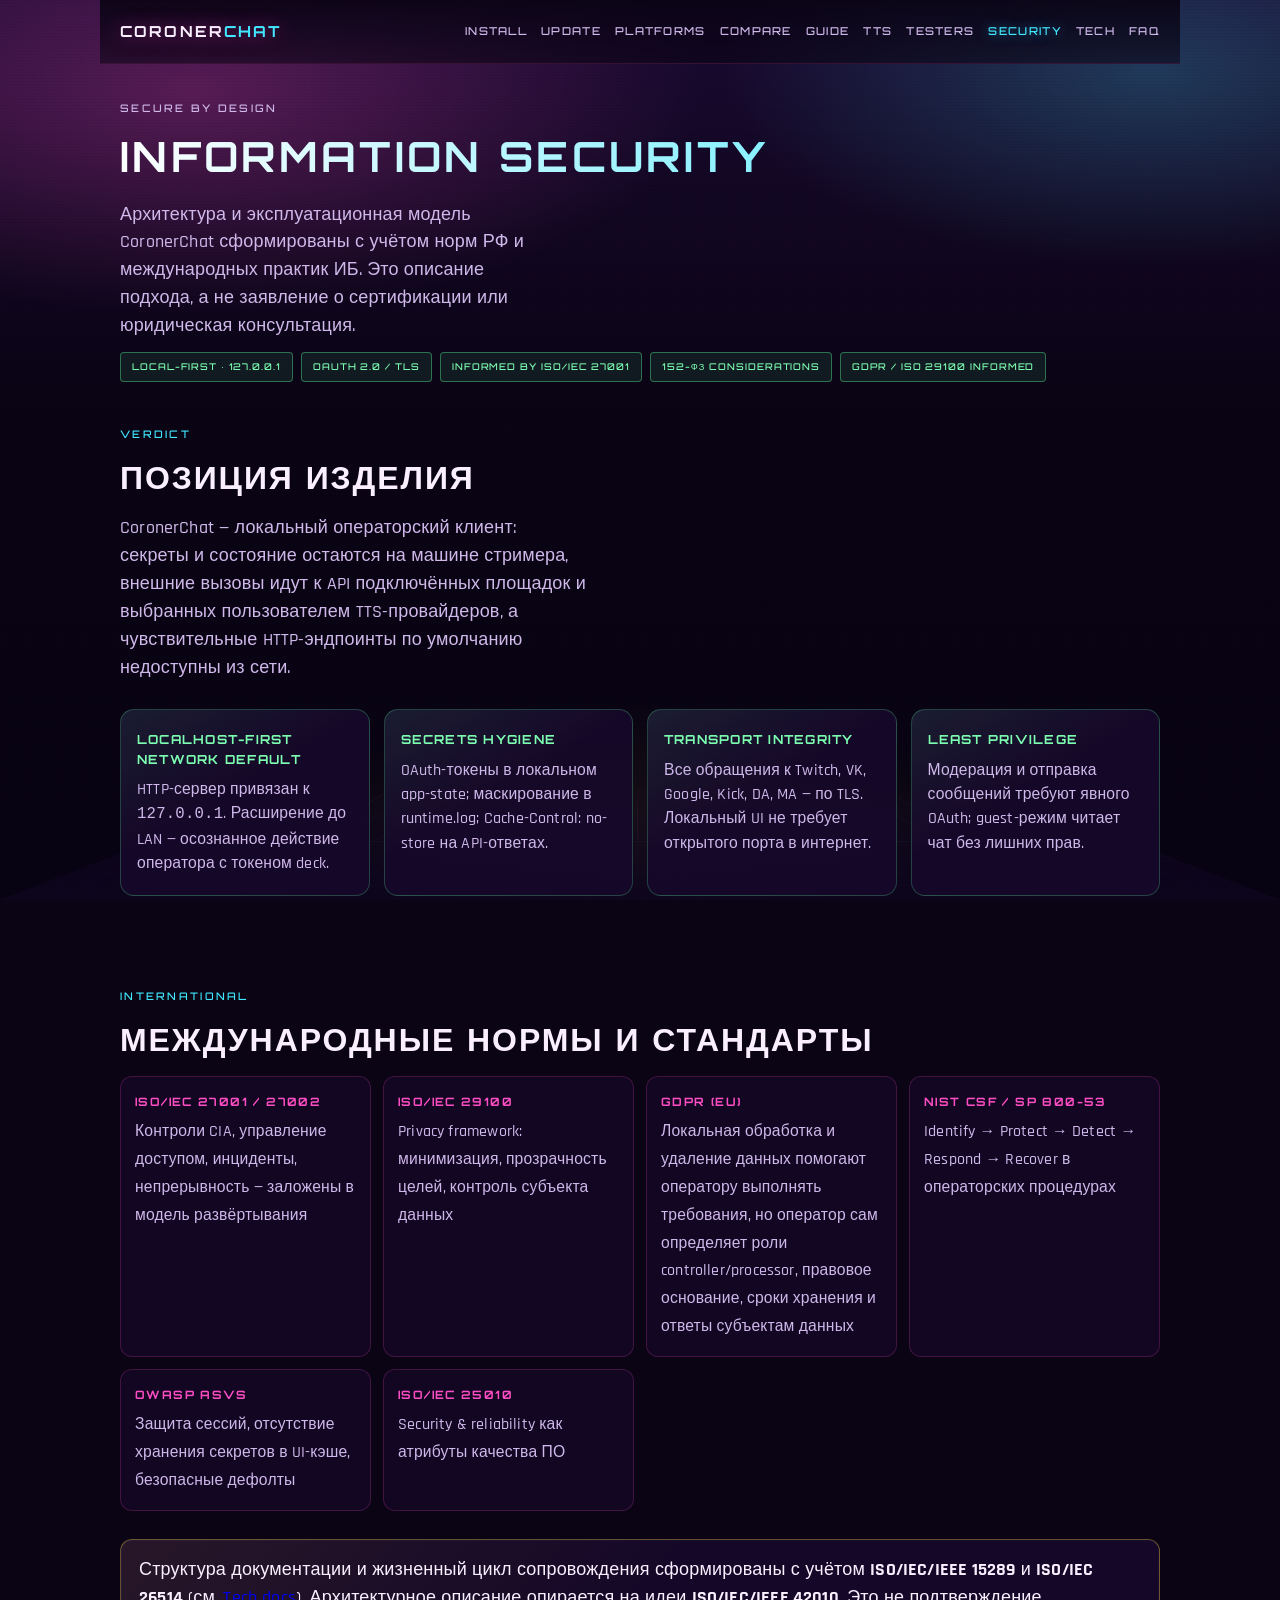
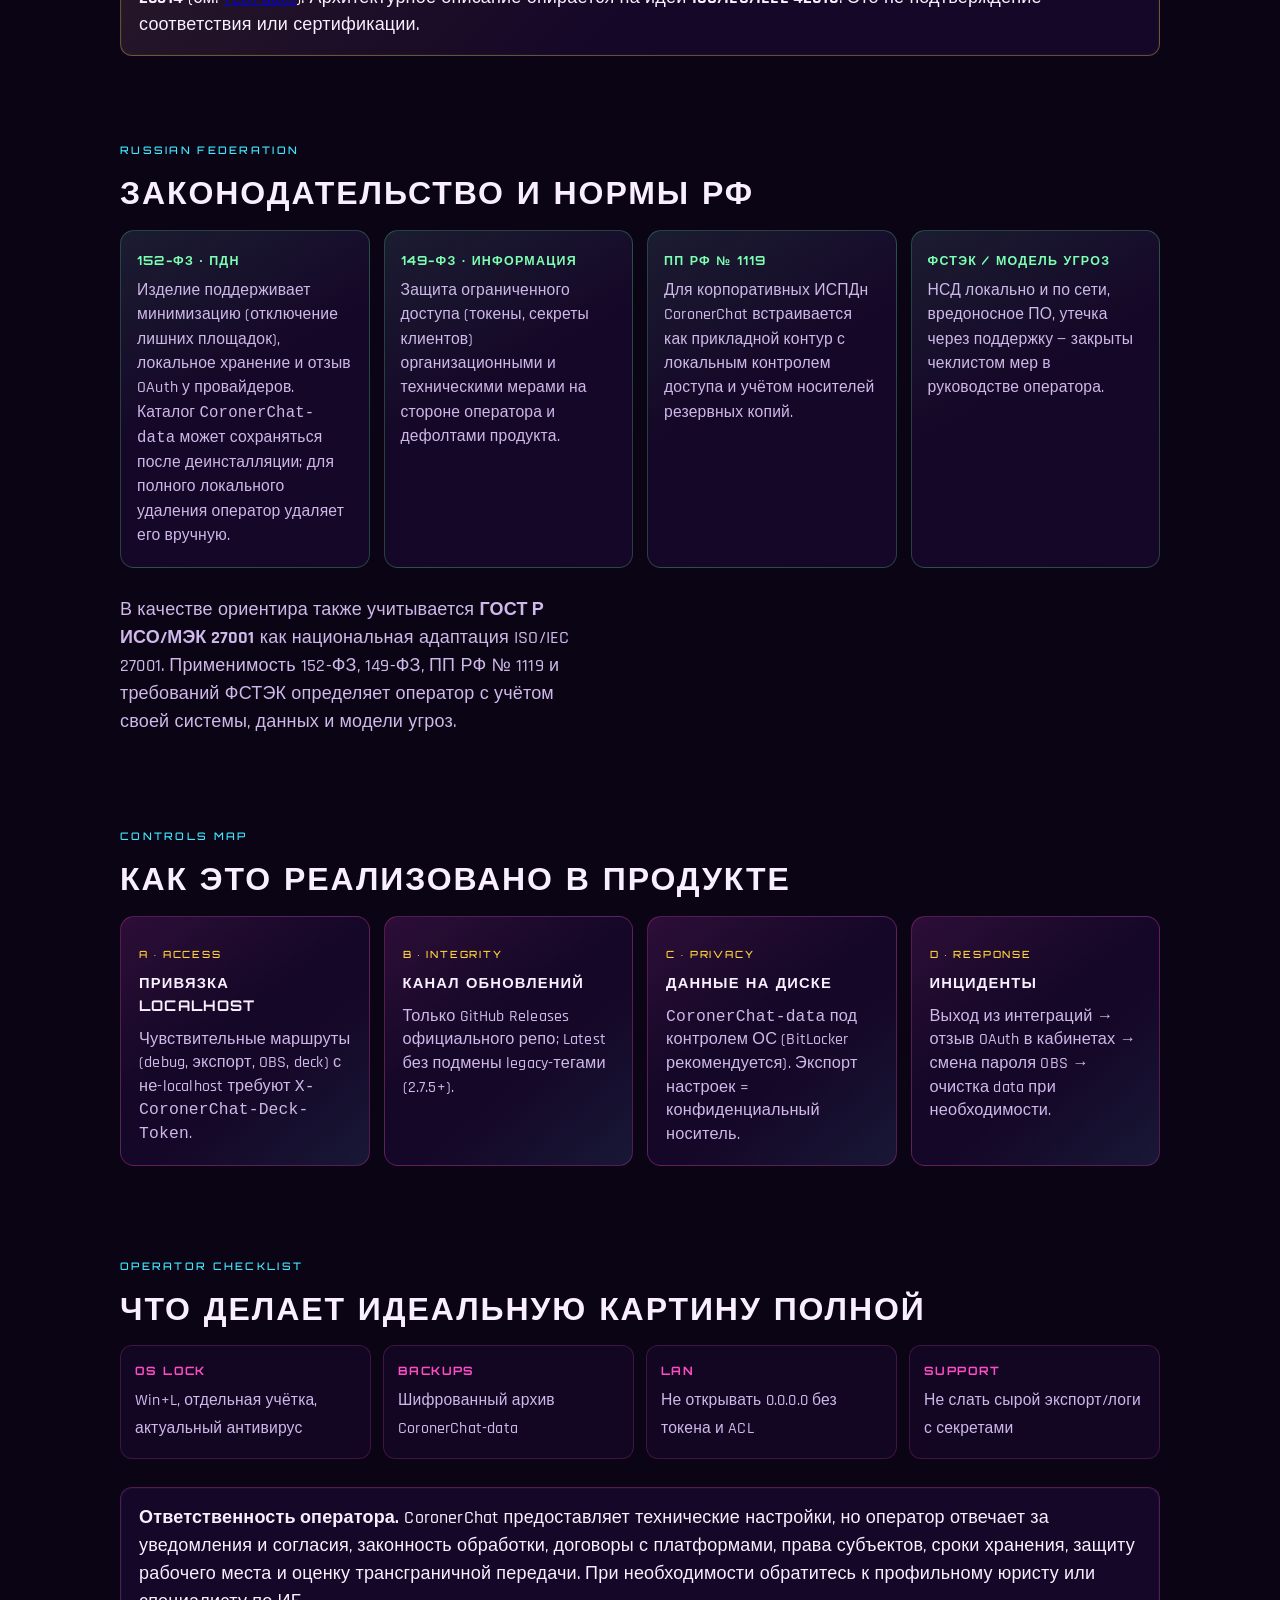
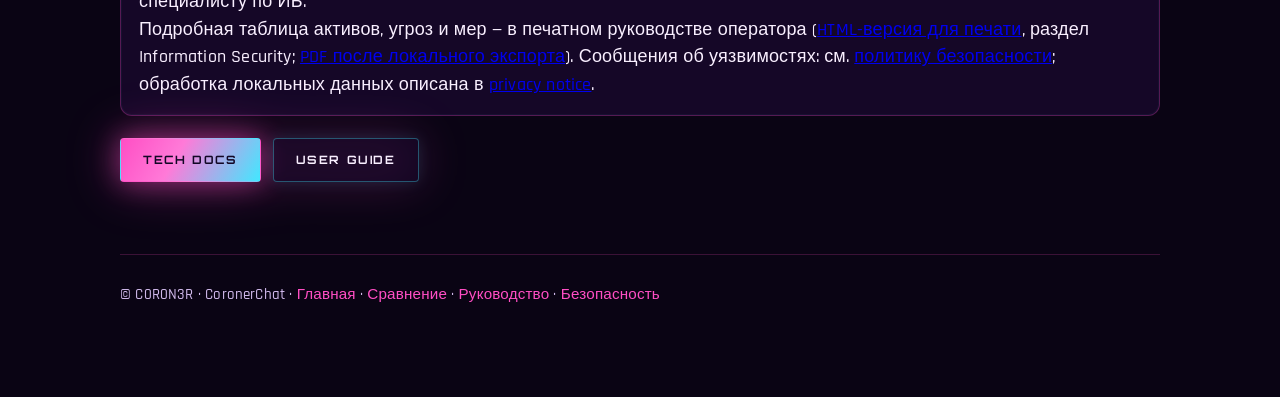
<file: docs/security.html>
<!DOCTYPE html>
<html lang="ru">
<head>
  <meta charset="utf-8" />
  <meta name="viewport" content="width=device-width, initial-scale=1" />
  <title>Information Security — CoronerChat</title>
  <meta name="description" content="Подход CoronerChat к информационной безопасности, сформированный с учётом ISO/IEC, GDPR, NIST и норм РФ." />
  <link rel="canonical" href="https://dorimeryt-alt.github.io/CoronerChat/security.html" />
  <link rel="icon" href="assets/icon.svg" type="image/svg+xml" />
  <meta property="og:type" content="article" />
  <meta property="og:title" content="Information Security — CoronerChat" />
  <meta property="og:description" content="Подход к безопасности, сформированный с учётом международных практик и норм РФ." />
  <meta property="og:url" content="https://dorimeryt-alt.github.io/CoronerChat/security.html" />
  <meta property="og:image" content="https://dorimeryt-alt.github.io/CoronerChat/assets/icon.svg" />
  <link rel="preconnect" href="https://fonts.googleapis.com" />
  <link rel="preconnect" href="https://fonts.gstatic.com" crossorigin />
  <link href="https://fonts.googleapis.com/css2?family=Orbitron:wght@600;700;800&family=Rajdhani:wght@500;600;700&display=swap" rel="stylesheet" />
  <link rel="stylesheet" href="site.css" />
</head>
<body>
  <a class="skip-link" href="#main-content">К основному содержанию</a>
  <div class="scanlines" aria-hidden="true"></div>
  <div class="horizon" aria-hidden="true"></div>
  <div class="wrap">
    <header class="topnav">
      <a class="brand-mark" href="index.html">Coroner<span>Chat</span></a>
      <nav class="nav-links" aria-label="Разделы">
        <a href="install.html">Install</a>
        <a href="update.html">Update</a>
        <a href="platforms.html">Platforms</a>
        <a href="compare.html">Compare</a>
        <a href="guide.html">Guide</a>
        <a href="tts.html">TTS</a>
        <a href="testers.html">Testers</a>
        <a href="security.html" aria-current="page">Security</a>
        <a href="tech/index.html">Tech</a>
        <a href="faq.html">FAQ</a>
      </nav>
    </header>

    <main id="main-content">
    <header class="page-hero">
      <p class="section-label">Secure by design</p>
      <h1>Information Security</h1>
      <p>Архитектура и эксплуатационная модель CoronerChat сформированы с учётом норм РФ и международных практик ИБ. Это описание подхода, а не заявление о сертификации или юридическая консультация.</p>
      <div class="badge-row">
        <span class="badge ok">Local-first · 127.0.0.1</span>
        <span class="badge ok">OAuth 2.0 / TLS</span>
        <span class="badge ok">Informed by ISO/IEC 27001</span>
        <span class="badge ok">152-ФЗ considerations</span>
        <span class="badge ok">GDPR / ISO 29100 informed</span>
      </div>
    </header>

    <section class="section" style="padding-top:0">
      <p class="section-label">Verdict</p>
      <h2>Позиция изделия</h2>
      <p class="lead">CoronerChat — локальный операторский клиент: секреты и состояние остаются на машине стримера, внешние вызовы идут к API подключённых площадок и выбранных пользователем TTS-провайдеров, а чувствительные HTTP-эндпоинты по умолчанию недоступны из сети.</p>
      <div class="secure-grid">
        <article class="secure-card">
          <h3>Localhost-first network default</h3>
          <p>HTTP-сервер привязан к <code>127.0.0.1</code>. Расширение до LAN — осознанное действие оператора с токеном deck.</p>
        </article>
        <article class="secure-card">
          <h3>Secrets hygiene</h3>
          <p>OAuth-токены в локальном app-state; маскирование в runtime.log; Cache-Control: no-store на API-ответах.</p>
        </article>
        <article class="secure-card">
          <h3>Transport integrity</h3>
          <p>Все обращения к Twitch, VK, Google, Kick, DA, MA — по TLS. Локальный UI не требует открытого порта в интернет.</p>
        </article>
        <article class="secure-card">
          <h3>Least privilege</h3>
          <p>Модерация и отправка сообщений требуют явного OAuth; guest-режим читает чат без лишних прав.</p>
        </article>
      </div>
    </section>

    <section class="section">
      <p class="section-label">International</p>
      <h2>Международные нормы и стандарты</h2>
      <div class="feature-strip">
        <div class="feature-cell"><strong>ISO/IEC 27001 / 27002</strong><span>Контроли CIA, управление доступом, инциденты, непрерывность — заложены в модель развёртывания</span></div>
        <div class="feature-cell"><strong>ISO/IEC 29100</strong><span>Privacy framework: минимизация, прозрачность целей, контроль субъекта данных</span></div>
        <div class="feature-cell"><strong>GDPR (EU)</strong><span>Локальная обработка и удаление данных помогают оператору выполнять требования, но оператор сам определяет роли controller/processor, правовое основание, сроки хранения и ответы субъектам данных</span></div>
        <div class="feature-cell"><strong>NIST CSF / SP 800-53</strong><span>Identify → Protect → Detect → Respond → Recover в операторских процедурах</span></div>
        <div class="feature-cell"><strong>OWASP ASVS</strong><span>Защита сессий, отсутствие хранения секретов в UI-кэше, безопасные дефолты</span></div>
        <div class="feature-cell"><strong>ISO/IEC 25010</strong><span>Security &amp; reliability как атрибуты качества ПО</span></div>
      </div>
      <div class="panel tip">Структура документации и жизненный цикл сопровождения сформированы с учётом <strong>ISO/IEC/IEEE 15289</strong> и <strong>ISO/IEC 26514</strong> (см. <a href="tech/index.html">Tech docs</a>). Архитектурное описание опирается на идеи <strong>ISO/IEC/IEEE 42010</strong>. Это не подтверждение соответствия или сертификации.</div>
    </section>

    <section class="section">
      <p class="section-label">Russian Federation</p>
      <h2>Законодательство и нормы РФ</h2>
      <div class="secure-grid">
        <article class="secure-card">
          <h3>152-ФЗ · ПДн</h3>
          <p>Изделие поддерживает минимизацию (отключение лишних площадок), локальное хранение и отзыв OAuth у провайдеров. Каталог <code>CoronerChat-data</code> может сохраняться после деинсталляции; для полного локального удаления оператор удаляет его вручную.</p>
        </article>
        <article class="secure-card">
          <h3>149-ФЗ · информация</h3>
          <p>Защита ограниченного доступа (токены, секреты клиентов) организационными и техническими мерами на стороне оператора и дефолтами продукта.</p>
        </article>
        <article class="secure-card">
          <h3>ПП РФ № 1119</h3>
          <p>Для корпоративных ИСПДн CoronerChat встраивается как прикладной контур с локальным контролем доступа и учётом носителей резервных копий.</p>
        </article>
        <article class="secure-card">
          <h3>ФСТЭК / модель угроз</h3>
          <p>НСД локально и по сети, вредоносное ПО, утечка через поддержку — закрыты чеклистом мер в руководстве оператора.</p>
        </article>
      </div>
      <p class="lead" style="margin-top:8px">В качестве ориентира также учитывается <strong>ГОСТ Р ИСО/МЭК 27001</strong> как национальная адаптация ISO/IEC 27001. Применимость 152-ФЗ, 149-ФЗ, ПП РФ № 1119 и требований ФСТЭК определяет оператор с учётом своей системы, данных и модели угроз.</p>
    </section>

    <section class="section">
      <p class="section-label">Controls map</p>
      <h2>Как это реализовано в продукте</h2>
      <div class="stage-grid">
        <article class="stage-card">
          <span class="stage-num">A · Access</span>
          <h3>Привязка localhost</h3>
          <p>Чувствительные маршруты (debug, экспорт, OBS, deck) с не-localhost требуют <code>X-CoronerChat-Deck-Token</code>.</p>
        </article>
        <article class="stage-card">
          <span class="stage-num">B · Integrity</span>
          <h3>Канал обновлений</h3>
          <p>Только GitHub Releases официального репо; Latest без подмены legacy-тегами (2.7.5+).</p>
        </article>
        <article class="stage-card">
          <span class="stage-num">C · Privacy</span>
          <h3>Данные на диске</h3>
          <p><code>CoronerChat-data</code> под контролем ОС (BitLocker рекомендуется). Экспорт настроек = конфиденциальный носитель.</p>
        </article>
        <article class="stage-card">
          <span class="stage-num">D · Response</span>
          <h3>Инциденты</h3>
          <p>Выход из интеграций → отзыв OAuth в кабинетах → смена пароля OBS → очистка data при необходимости.</p>
        </article>
      </div>
    </section>

    <section class="section">
      <p class="section-label">Operator checklist</p>
      <h2>Что делает идеальную картину полной</h2>
      <div class="feature-strip">
        <div class="feature-cell"><strong>OS lock</strong><span>Win+L, отдельная учётка, актуальный антивирус</span></div>
        <div class="feature-cell"><strong>Backups</strong><span>Шифрованный архив CoronerChat-data</span></div>
        <div class="feature-cell"><strong>LAN</strong><span>Не открывать 0.0.0.0 без токена и ACL</span></div>
        <div class="feature-cell"><strong>Support</strong><span>Не слать сырой экспорт/логи с секретами</span></div>
      </div>
      <div class="panel">
        <strong>Ответственность оператора.</strong> CoronerChat предоставляет технические настройки, но оператор отвечает за уведомления и согласия, законность обработки, договоры с платформами, права субъектов, сроки хранения, защиту рабочего места и оценку трансграничной передачи. При необходимости обратитесь к профильному юристу или специалисту по ИБ.<br />
        Подробная таблица активов, угроз и мер — в печатном руководстве оператора
        (<a href="coronerchat-operation-print.html">HTML-версия для печати</a>, раздел Information Security;
        <a href="coronerchat-operation-print.pdf" data-link-optional>PDF после локального экспорта</a>).
        Сообщения об уязвимостях: см. <a href="https://github.com/dorimeryt-alt/CoronerChat/blob/main/SECURITY.md">политику безопасности</a>;
        обработка локальных данных описана в <a href="https://github.com/dorimeryt-alt/CoronerChat/blob/main/PRIVACY.md">privacy notice</a>.
      </div>
      <div class="cta-row">
        <a class="btn btn-primary" href="tech/index.html">Tech docs</a>
        <a class="btn btn-ghost" href="guide.html">User Guide</a>
      </div>
    </section>

    </main>
    <footer class="site-footer">
      © C0R0N3R · CoronerChat · <a href="index.html">Главная</a> · <a href="compare.html">Сравнение</a> · <a href="guide.html">Руководство</a> · <a href="security.html">Безопасность</a>
    </footer>
  </div>
  <script src="site.js"></script>
</body>
</html>
</file>
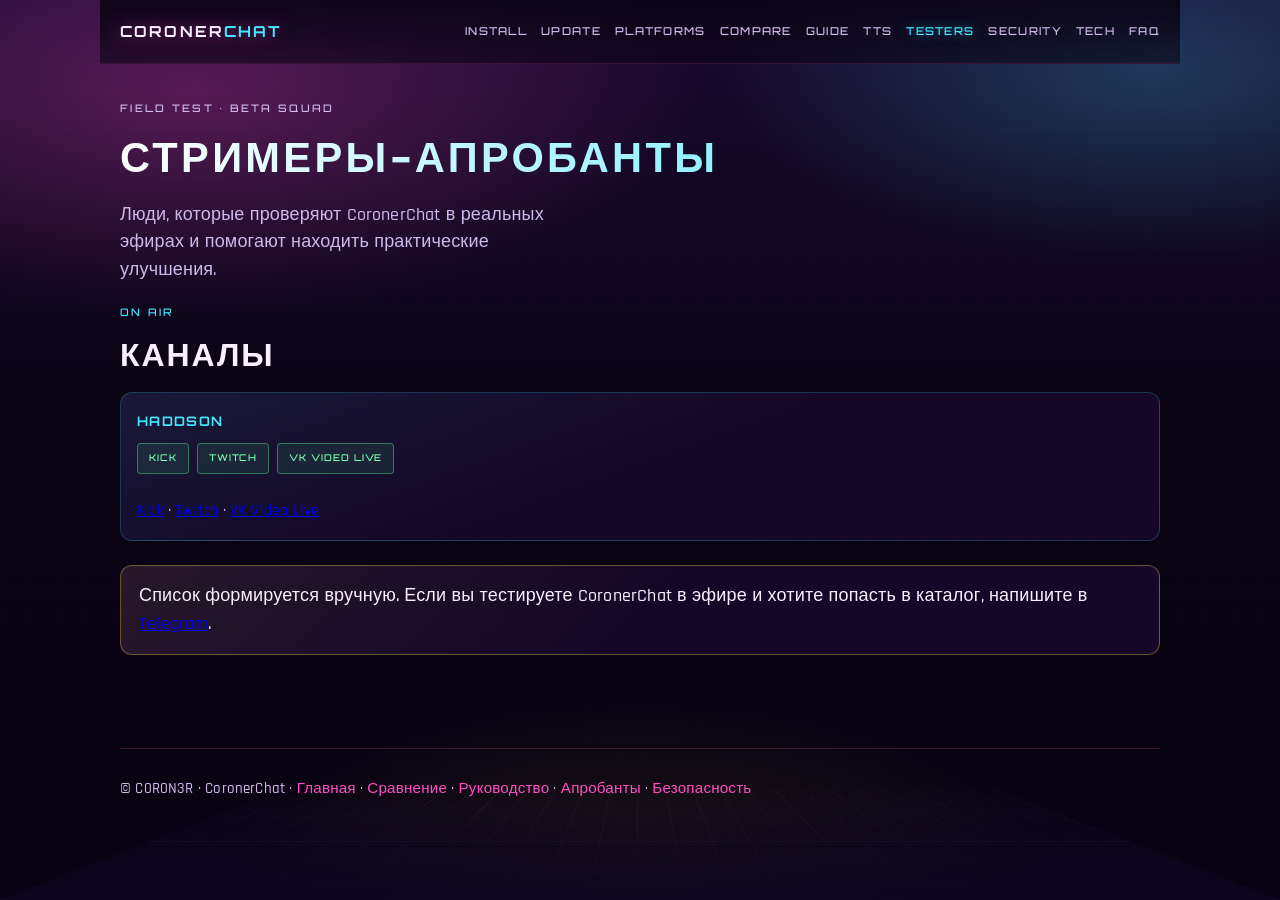
<file: docs/testers.html>
<!DOCTYPE html>
<html lang="ru">
<head>
  <meta charset="utf-8" />
  <meta name="viewport" content="width=device-width, initial-scale=1" />
  <title>Стримеры-апробанты — CoronerChat</title>
  <meta name="description" content="Стримеры и обзорщики, которые проверяют CoronerChat в реальных эфирах." />
  <link rel="canonical" href="https://dorimeryt-alt.github.io/CoronerChat/testers.html" />
  <link rel="icon" href="assets/icon.svg" type="image/svg+xml" />
  <meta property="og:type" content="article" />
  <meta property="og:title" content="Стримеры-апробанты — CoronerChat" />
  <meta property="og:description" content="Каналы стримеров, которые тестируют CoronerChat в эфире." />
  <meta property="og:url" content="https://dorimeryt-alt.github.io/CoronerChat/testers.html" />
  <meta property="og:image" content="https://dorimeryt-alt.github.io/CoronerChat/assets/icon.svg" />
  <link rel="preconnect" href="https://fonts.googleapis.com" />
  <link rel="preconnect" href="https://fonts.gstatic.com" crossorigin />
  <link href="https://fonts.googleapis.com/css2?family=Orbitron:wght@600;700;800&family=Rajdhani:wght@500;600;700&display=swap" rel="stylesheet" />
  <link rel="stylesheet" href="site.css" />
</head>
<body>
  <a class="skip-link" href="#main-content">К основному содержанию</a>
  <div class="scanlines" aria-hidden="true"></div>
  <div class="horizon" aria-hidden="true"></div>
  <div class="wrap">
    <header class="topnav">
      <a class="brand-mark" href="index.html">Coroner<span>Chat</span></a>
      <nav class="nav-links" aria-label="Разделы">
        <a href="install.html">Install</a>
        <a href="update.html">Update</a>
        <a href="platforms.html">Platforms</a>
        <a href="compare.html">Compare</a>
        <a href="guide.html">Guide</a>
        <a href="tts.html">TTS</a>
        <a href="testers.html" aria-current="page">Testers</a>
        <a href="security.html">Security</a>
        <a href="tech/index.html">Tech</a>
        <a href="faq.html">FAQ</a>
      </nav>
    </header>

    <main id="main-content">
      <header class="page-hero">
        <p class="section-label">Field test · Beta squad</p>
        <h1>Стримеры-апробанты</h1>
        <p>Люди, которые проверяют CoronerChat в реальных эфирах и помогают находить практические улучшения.</p>
      </header>

      <section class="section" style="padding-top:0">
        <p class="section-label">On air</p>
        <h2>Каналы</h2>
        <div class="platform-grid">
          <article class="plat-card" aria-labelledby="tester-haddson-name">
            <h3 id="tester-haddson-name">Haddson</h3>
            <div class="badge-row" aria-label="Площадки Haddson">
              <span class="badge ok">Kick</span>
              <span class="badge ok">Twitch</span>
              <span class="badge ok">VK Video Live</span>
            </div>
            <p>
              <a href="https://kick.com/haddson" target="_blank" rel="noopener noreferrer" aria-label="Haddson на Kick, откроется в новой вкладке">Kick</a> ·
              <a href="https://www.twitch.tv/haddson" target="_blank" rel="noopener noreferrer" aria-label="Haddson на Twitch, откроется в новой вкладке">Twitch</a> ·
              <a href="https://live.vkvideo.ru/haddson" target="_blank" rel="noopener noreferrer" aria-label="Haddson на VK Video Live, откроется в новой вкладке">VK Video Live</a>
            </p>
          </article>
        </div>
        <div class="panel tip">
          Список формируется вручную. Если вы тестируете CoronerChat в эфире и хотите попасть в каталог, напишите в
          <a href="https://t.me/coroner_of_autopsy">Telegram</a>.
        </div>
      </section>
    </main>

    <footer class="site-footer">
      © C0R0N3R · CoronerChat · <a href="index.html">Главная</a> · <a href="compare.html">Сравнение</a> · <a href="guide.html">Руководство</a> · <a href="testers.html">Апробанты</a> · <a href="security.html">Безопасность</a>
    </footer>
  </div>
  <script src="site.js"></script>
</body>
</html>
</file>
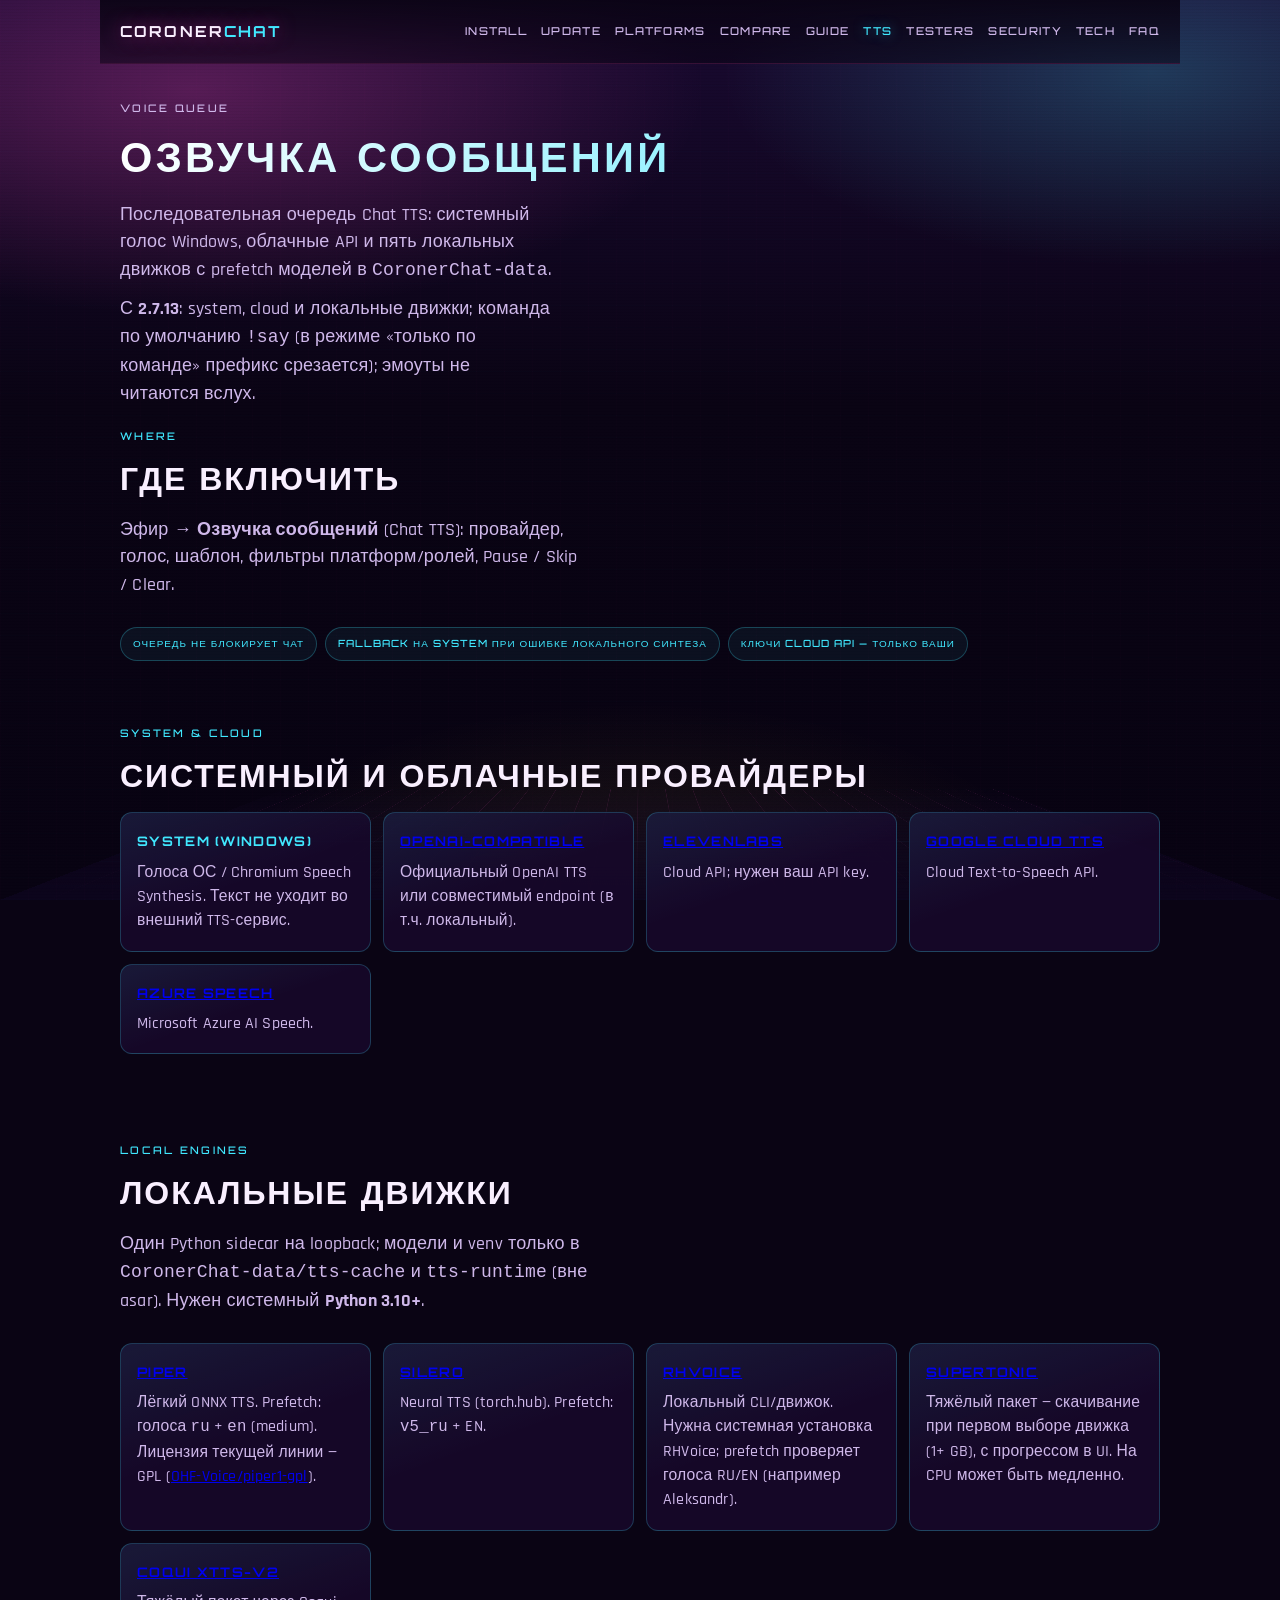
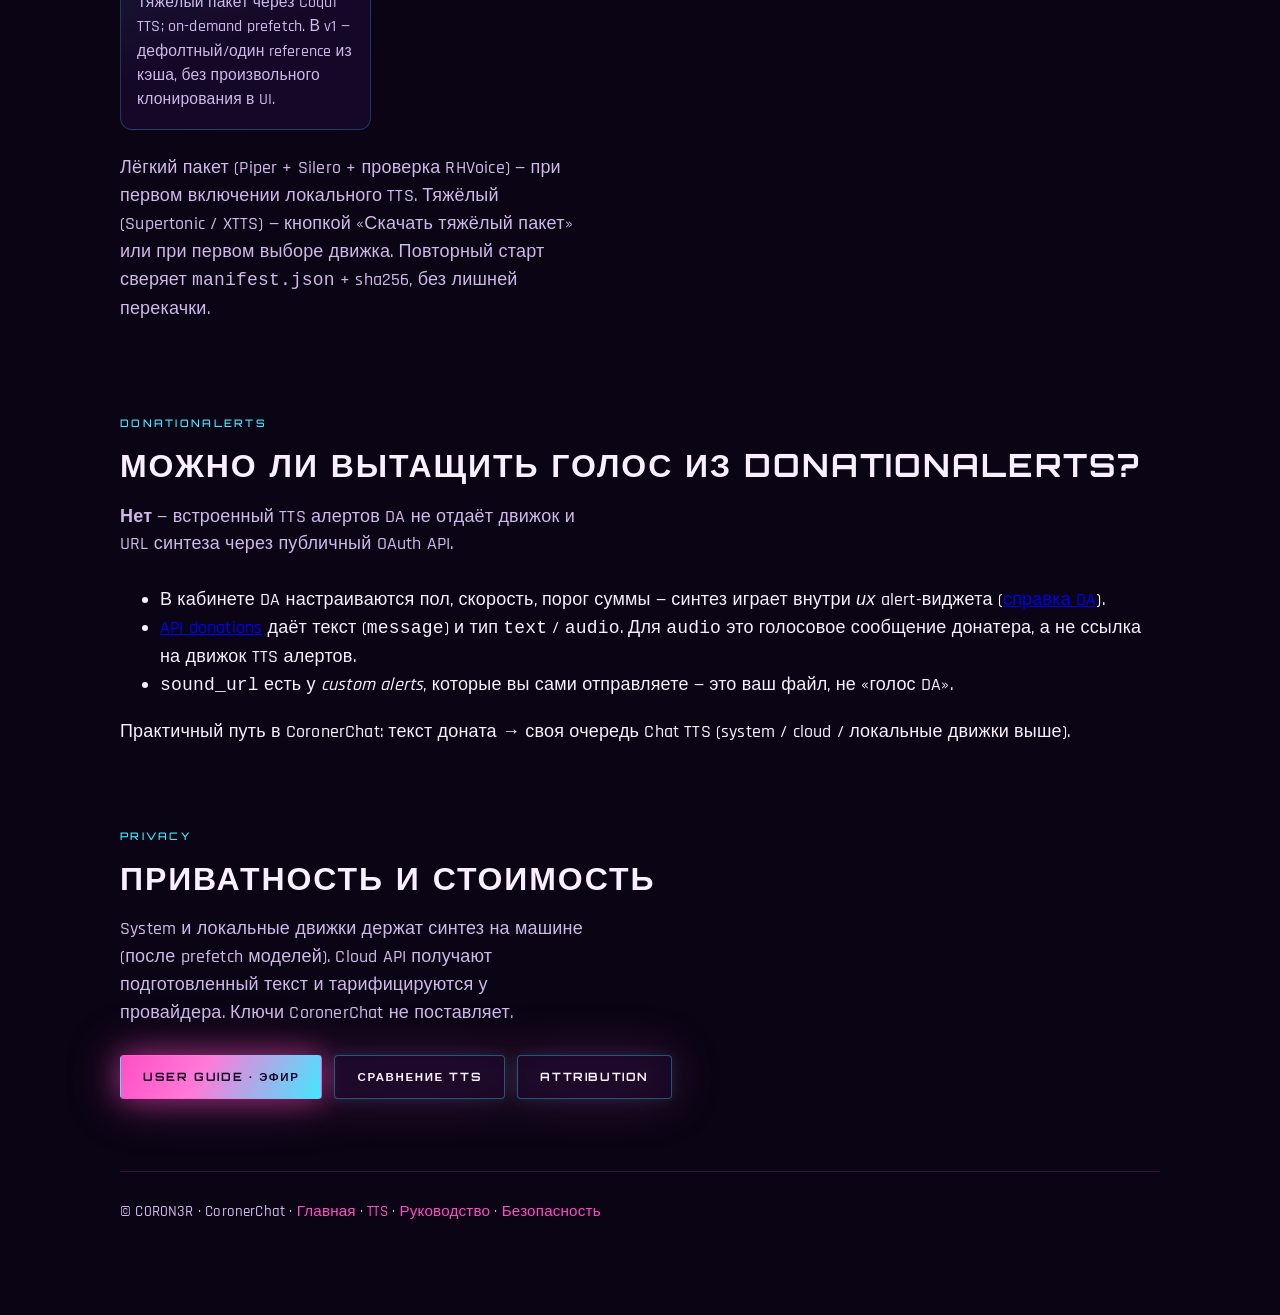
<file: docs/tts.html>
<!DOCTYPE html>
<html lang="ru">
<head>
  <meta charset="utf-8" />
  <meta name="viewport" content="width=device-width, initial-scale=1" />
  <title>Озвучка (TTS) — CoronerChat</title>
  <meta name="description" content="Движки озвучки CoronerChat: системные голоса, cloud API и локальные Piper, Silero, RHVoice, Supertonic, XTTS-v2." />
  <link rel="canonical" href="https://dorimeryt-alt.github.io/CoronerChat/tts.html" />
  <link rel="icon" href="assets/icon.svg" type="image/svg+xml" />
  <meta property="og:type" content="article" />
  <meta property="og:title" content="Озвучка (TTS) — CoronerChat" />
  <meta property="og:description" content="Cloud и локальные TTS-движки Chat TTS: ссылки, prefetch, privacy." />
  <meta property="og:url" content="https://dorimeryt-alt.github.io/CoronerChat/tts.html" />
  <meta property="og:image" content="https://dorimeryt-alt.github.io/CoronerChat/assets/icon.svg" />
  <link rel="preconnect" href="https://fonts.googleapis.com" />
  <link rel="preconnect" href="https://fonts.gstatic.com" crossorigin />
  <link href="https://fonts.googleapis.com/css2?family=Orbitron:wght@600;700;800&family=Rajdhani:wght@500;600;700&display=swap" rel="stylesheet" />
  <link rel="stylesheet" href="site.css" />
</head>
<body>
  <a class="skip-link" href="#main-content">К основному содержанию</a>
  <div class="scanlines" aria-hidden="true"></div>
  <div class="horizon" aria-hidden="true"></div>
  <div class="wrap">
    <header class="topnav">
      <a class="brand-mark" href="index.html">Coroner<span>Chat</span></a>
      <nav class="nav-links" aria-label="Разделы">
        <a href="install.html">Install</a>
        <a href="update.html">Update</a>
        <a href="platforms.html">Platforms</a>
        <a href="compare.html">Compare</a>
        <a href="guide.html">Guide</a>
        <a href="tts.html" aria-current="page">TTS</a>
        <a href="testers.html">Testers</a>
        <a href="security.html">Security</a>
        <a href="tech/index.html">Tech</a>
        <a href="faq.html">FAQ</a>
      </nav>
    </header>

    <main id="main-content">
    <header class="page-hero">
      <p class="section-label">Voice queue</p>
      <h1>Озвучка сообщений</h1>
      <p>Последовательная очередь Chat TTS: системный голос Windows, облачные API и пять локальных движков с prefetch моделей в <code>CoronerChat-data</code>.</p>
      <p class="lead" style="margin-top:10px">С <strong>2.7.13</strong>: system, cloud и локальные движки; команда по умолчанию <code>!say</code> (в режиме «только по команде» префикс срезается); эмоуты не читаются вслух.</p>
    </header>

    <section class="section" style="padding-top:0">
      <p class="section-label">Where</p>
      <h2>Где включить</h2>
      <p class="lead">Эфир → <strong>Озвучка сообщений</strong> (Chat TTS): провайдер, голос, шаблон, фильтры платформ/ролей, Pause / Skip / Clear.</p>
      <ul class="chip-row">
        <li>Очередь не блокирует чат</li>
        <li>Fallback на system при ошибке локального синтеза</li>
        <li>Ключи cloud API — только ваши</li>
      </ul>
    </section>

    <section class="section">
      <p class="section-label">System &amp; cloud</p>
      <h2>Системный и облачные провайдеры</h2>
      <div class="platform-grid">
        <article class="plat-card">
          <h3>System (Windows)</h3>
          <p>Голоса ОС / Chromium Speech Synthesis. Текст не уходит во внешний TTS-сервис.</p>
        </article>
        <article class="plat-card">
          <h3><a href="https://platform.openai.com/docs/guides/text-to-speech" target="_blank" rel="noopener noreferrer">OpenAI-compatible</a></h3>
          <p>Официальный OpenAI TTS или совместимый endpoint (в т.ч. локальный).</p>
        </article>
        <article class="plat-card">
          <h3><a href="https://elevenlabs.io/" target="_blank" rel="noopener noreferrer">ElevenLabs</a></h3>
          <p>Cloud API; нужен ваш API key.</p>
        </article>
        <article class="plat-card">
          <h3><a href="https://cloud.google.com/text-to-speech" target="_blank" rel="noopener noreferrer">Google Cloud TTS</a></h3>
          <p>Cloud Text-to-Speech API.</p>
        </article>
        <article class="plat-card">
          <h3><a href="https://learn.microsoft.com/azure/ai-services/speech-service/" target="_blank" rel="noopener noreferrer">Azure Speech</a></h3>
          <p>Microsoft Azure AI Speech.</p>
        </article>
      </div>
    </section>

    <section class="section">
      <p class="section-label">Local engines</p>
      <h2>Локальные движки</h2>
      <p class="lead">Один Python sidecar на loopback; модели и venv только в <code>CoronerChat-data/tts-cache</code> и <code>tts-runtime</code> (вне asar). Нужен системный <strong>Python 3.10+</strong>.</p>
      <div class="platform-grid">
        <article class="plat-card">
          <h3><a href="https://github.com/OHF-Voice/piper1-gpl" target="_blank" rel="noopener noreferrer">Piper</a></h3>
          <p>Лёгкий ONNX TTS. Prefetch: голоса <code>ru</code> + <code>en</code> (medium). Лицензия текущей линии — GPL (<a href="https://github.com/OHF-Voice/piper1-gpl" target="_blank" rel="noopener noreferrer">OHF-Voice/piper1-gpl</a>).</p>
        </article>
        <article class="plat-card">
          <h3><a href="https://github.com/snakers4/silero-models" target="_blank" rel="noopener noreferrer">Silero</a></h3>
          <p>Neural TTS (torch.hub). Prefetch: <code>v5_ru</code> + EN.</p>
        </article>
        <article class="plat-card">
          <h3><a href="https://github.com/RHVoice/RHVoice" target="_blank" rel="noopener noreferrer">RHVoice</a></h3>
          <p>Локальный CLI/движок. Нужна системная установка RHVoice; prefetch проверяет голоса RU/EN (например Aleksandr).</p>
        </article>
        <article class="plat-card">
          <h3><a href="https://github.com/supertone-inc/supertonic" target="_blank" rel="noopener noreferrer">Supertonic</a></h3>
          <p>Тяжёлый пакет — скачивание при первом выборе движка (1+ GB), с прогрессом в UI. На CPU может быть медленно.</p>
        </article>
        <article class="plat-card">
          <h3><a href="https://github.com/coqui-ai/TTS" target="_blank" rel="noopener noreferrer">Coqui XTTS-v2</a></h3>
          <p>Тяжёлый пакет через Coqui TTS; on-demand prefetch. В v1 — дефолтный/один reference из кэша, без произвольного клонирования в UI.</p>
        </article>
      </div>
      <p class="lead" style="margin-top:18px">Лёгкий пакет (Piper + Silero + проверка RHVoice) — при первом включении локального TTS. Тяжёлый (Supertonic / XTTS) — кнопкой «Скачать тяжёлый пакет» или при первом выборе движка. Повторный старт сверяет <code>manifest.json</code> + sha256, без лишней перекачки.</p>
    </section>

    <section class="section">
      <p class="section-label">DonationAlerts</p>
      <h2>Можно ли вытащить голос из DonationAlerts?</h2>
      <p class="lead"><strong>Нет</strong> — встроенный TTS алертов DA не отдаёт движок и URL синтеза через публичный OAuth API.</p>
      <ul>
        <li>В кабинете DA настраиваются пол, скорость, порог суммы — синтез играет внутри <em>их</em> alert-виджета (<a href="https://www.donationalerts.com/help/text-to-speech-setup" target="_blank" rel="noopener noreferrer">справка DA</a>).</li>
        <li><a href="https://www.donationalerts.com/apidoc" target="_blank" rel="noopener noreferrer">API donations</a> даёт текст (<code>message</code>) и тип <code>text</code> / <code>audio</code>. Для <code>audio</code> это голосовое сообщение донатера, а не ссылка на движок TTS алертов.</li>
        <li><code>sound_url</code> есть у <em>custom alerts</em>, которые вы сами отправляете — это ваш файл, не «голос DA».</li>
      </ul>
      <p>Практичный путь в CoronerChat: текст доната → своя очередь Chat TTS (system / cloud / локальные движки выше).</p>
    </section>

    <section class="section">
      <p class="section-label">Privacy</p>
      <h2>Приватность и стоимость</h2>
      <p class="lead">System и локальные движки держат синтез на машине (после prefetch моделей). Cloud API получают подготовленный текст и тарифицируются у провайдера. Ключи CoronerChat не поставляет.</p>
      <div class="cta-row">
        <a class="btn btn-primary" href="guide.html#g-stream">User Guide · эфир</a>
        <a class="btn btn-ghost" href="compare.html">Сравнение TTS</a>
        <a class="btn btn-ghost" href="https://github.com/dorimeryt-alt/CoronerChat/blob/main/ATTRIBUTION.md">Attribution</a>
      </div>
    </section>

    </main>
    <footer class="site-footer">
      © C0R0N3R · CoronerChat ·
      <a href="index.html">Главная</a> ·
      <a href="tts.html">TTS</a> ·
      <a href="guide.html">Руководство</a> ·
      <a href="security.html">Безопасность</a>
    </footer>
  </div>
  <script src="site.js"></script>
</body>
</html>
</file>
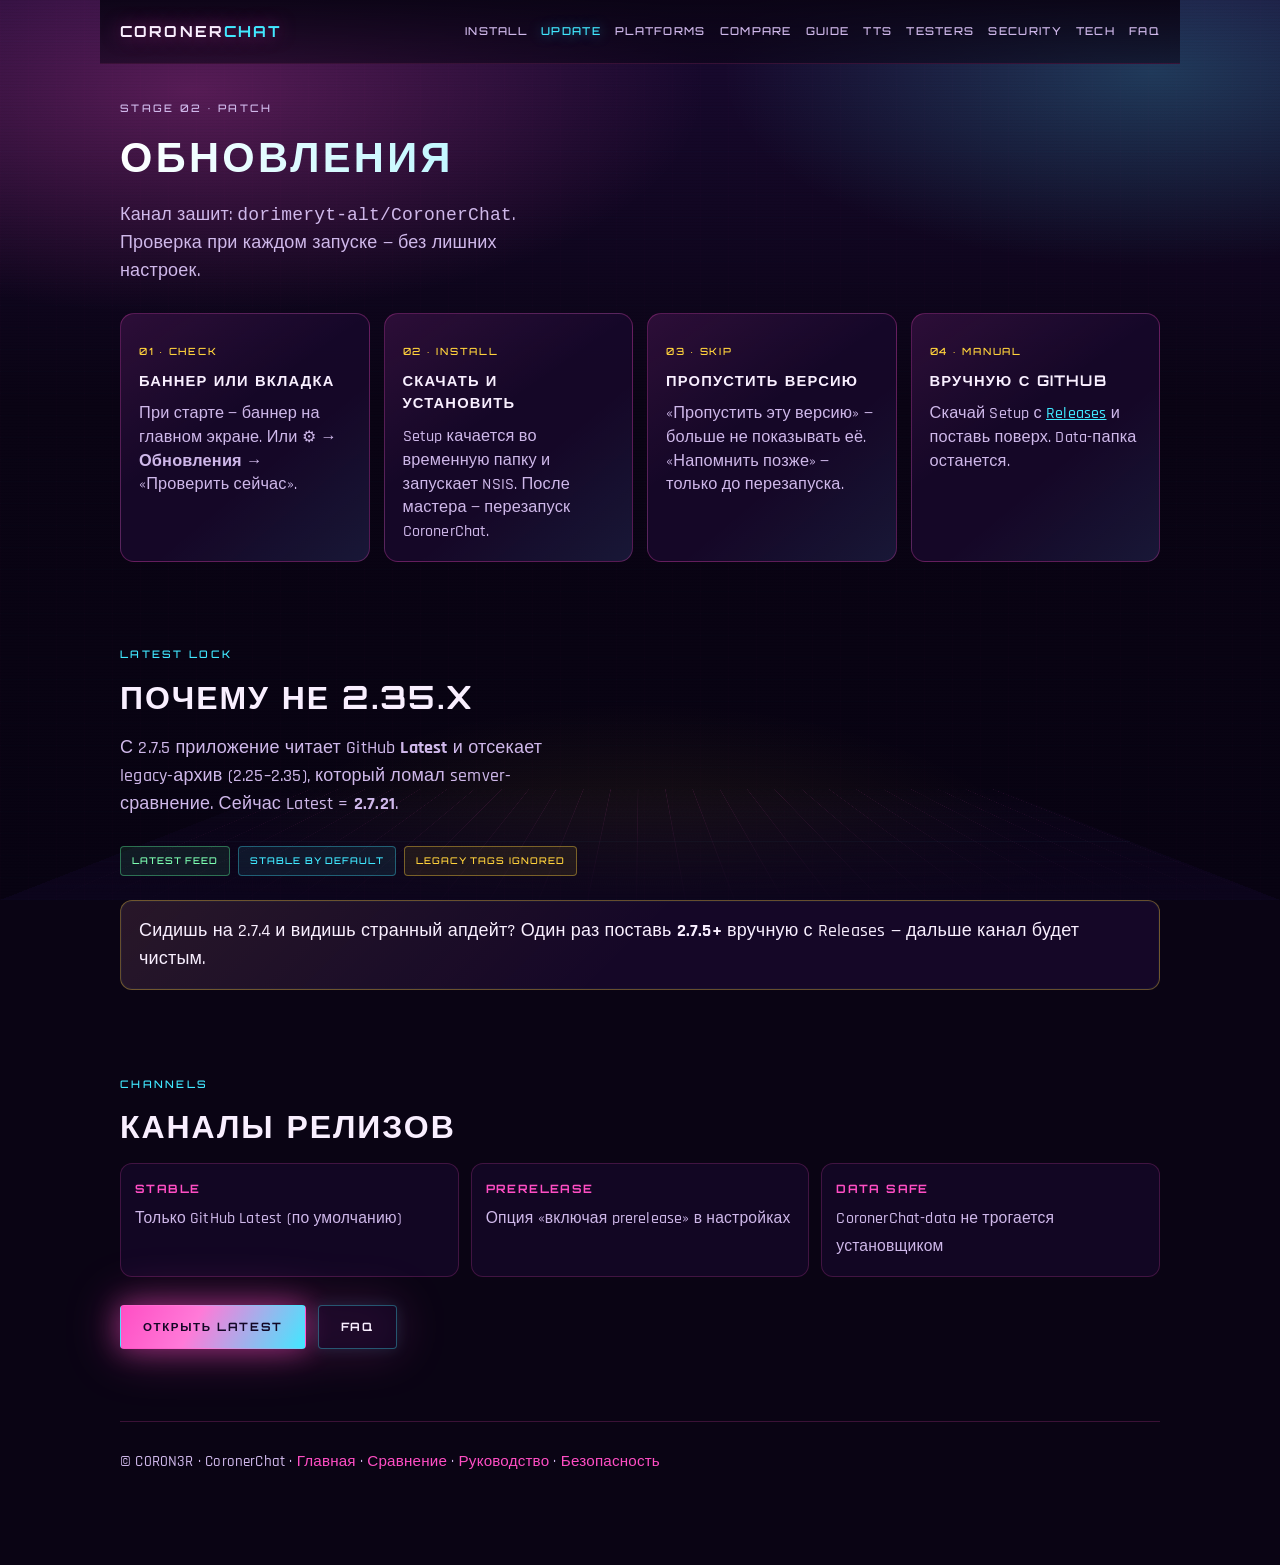
<file: docs/update.html>
<!DOCTYPE html>
<html lang="ru">
<head>
  <meta charset="utf-8" />
  <meta name="viewport" content="width=device-width, initial-scale=1" />
  <title>Обновления — CoronerChat</title>
  <meta name="description" content="Автообновление CoronerChat с GitHub Latest, пропуск версии, ручная установка." />
  <link rel="canonical" href="https://dorimeryt-alt.github.io/CoronerChat/update.html" />
  <link rel="icon" href="assets/icon.svg" type="image/svg+xml" />
  <meta property="og:type" content="article" />
  <meta property="og:title" content="Обновления — CoronerChat" />
  <meta property="og:description" content="Автообновление и ручное обновление CoronerChat." />
  <meta property="og:url" content="https://dorimeryt-alt.github.io/CoronerChat/update.html" />
  <meta property="og:image" content="https://dorimeryt-alt.github.io/CoronerChat/assets/icon.svg" />
  <link rel="preconnect" href="https://fonts.googleapis.com" />
  <link rel="preconnect" href="https://fonts.gstatic.com" crossorigin />
  <link href="https://fonts.googleapis.com/css2?family=Orbitron:wght@600;700;800&family=Rajdhani:wght@500;600;700&display=swap" rel="stylesheet" />
  <link rel="stylesheet" href="site.css" />
</head>
<body>
  <a class="skip-link" href="#main-content">К основному содержанию</a>
  <div class="scanlines" aria-hidden="true"></div>
  <div class="horizon" aria-hidden="true"></div>
  <div class="wrap">
    <header class="topnav">
      <a class="brand-mark" href="index.html">Coroner<span>Chat</span></a>
      <nav class="nav-links" aria-label="Разделы">
        <a href="install.html">Install</a>
        <a href="update.html" aria-current="page">Update</a>
        <a href="platforms.html">Platforms</a>
        <a href="compare.html">Compare</a>
        <a href="guide.html">Guide</a>
        <a href="tts.html">TTS</a>
        <a href="testers.html">Testers</a>
        <a href="security.html">Security</a>
        <a href="tech/index.html">Tech</a>
        <a href="faq.html">FAQ</a>
      </nav>
    </header>

    <main id="main-content">
    <header class="page-hero">
      <p class="section-label">Stage 02 · Patch</p>
      <h1>Обновления</h1>
      <p>Канал зашит: <code>dorimeryt-alt/CoronerChat</code>. Проверка при каждом запуске — без лишних настроек.</p>
    </header>

    <div class="stage-grid">
      <article class="stage-card">
        <span class="stage-num">01 · Check</span>
        <h3>Баннер или вкладка</h3>
        <p>При старте — баннер на главном экране. Или ⚙ → <strong>Обновления</strong> → «Проверить сейчас».</p>
      </article>
      <article class="stage-card">
        <span class="stage-num">02 · Install</span>
        <h3>Скачать и установить</h3>
        <p>Setup качается во временную папку и запускает NSIS. После мастера — перезапуск CoronerChat.</p>
      </article>
      <article class="stage-card">
        <span class="stage-num">03 · Skip</span>
        <h3>Пропустить версию</h3>
        <p>«Пропустить эту версию» — больше не показывать её. «Напомнить позже» — только до перезапуска.</p>
      </article>
      <article class="stage-card">
        <span class="stage-num">04 · Manual</span>
        <h3>Вручную с GitHub</h3>
        <p>Скачай Setup с <a href="https://github.com/dorimeryt-alt/CoronerChat/releases/latest">Releases</a> и поставь поверх. Data-папка останется.</p>
      </article>
    </div>

    <section class="section">
      <p class="section-label">Latest lock</p>
      <h2>Почему не 2.35.x</h2>
      <p class="lead">С 2.7.5 приложение читает GitHub <strong>Latest</strong> и отсекает legacy-архив (2.25–2.35), который ломал semver-сравнение. Сейчас Latest = <strong>2.7.21</strong>.</p>
      <div class="badge-row">
        <span class="badge ok">Latest feed</span>
        <span class="badge">stable by default</span>
        <span class="badge warn">legacy tags ignored</span>
      </div>
      <div class="panel tip">Сидишь на 2.7.4 и видишь странный апдейт? Один раз поставь <strong>2.7.5+</strong> вручную с Releases — дальше канал будет чистым.</div>
    </section>

    <section class="section">
      <p class="section-label">Channels</p>
      <h2>Каналы релизов</h2>
      <div class="feature-strip">
        <div class="feature-cell"><strong>Stable</strong><span>Только GitHub Latest (по умолчанию)</span></div>
        <div class="feature-cell"><strong>Prerelease</strong><span>Опция «включая prerelease» в настройках</span></div>
        <div class="feature-cell"><strong>Data safe</strong><span>CoronerChat-data не трогается установщиком</span></div>
      </div>
      <div class="cta-row">
        <a class="btn btn-primary" href="https://github.com/dorimeryt-alt/CoronerChat/releases/latest">Открыть Latest</a>
        <a class="btn btn-ghost" href="faq.html">FAQ</a>
      </div>
    </section>

    </main>
    <footer class="site-footer">
      © C0R0N3R · CoronerChat · <a href="index.html">Главная</a> · <a href="compare.html">Сравнение</a> · <a href="guide.html">Руководство</a> · <a href="security.html">Безопасность</a>
    </footer>
  </div>
  <script src="site.js"></script>
</body>
</html>
</file>
<file: docs/site.css>
/* CoronerChat docs — Neon Arcade / retrowave (aligned with app preset "arcade") */
:root {
  --bg: #120726;
  --bg-deep: #0a0414;
  --panel: rgba(23, 8, 43, 0.88);
  --panel-soft: #30125d;
  --border: rgba(255, 78, 196, 0.28);
  --border-cyan: rgba(65, 232, 255, 0.28);
  --text: #f9efff;
  --muted: #cfb8ea;
  --accent: #ff4ec4;
  --accent-2: #41e8ff;
  --accent-3: #ffd23c;
  --font-display: "Orbitron", "Segoe UI", sans-serif;
  --font-body: "Rajdhani", "Segoe UI", sans-serif;
  --max: 1080px;
  --nav-h: 64px;
}

*, *::before, *::after { box-sizing: border-box; }

html { scroll-behavior: smooth; }

.skip-link {
  position: fixed;
  top: 10px;
  left: 10px;
  z-index: 100;
  padding: 10px 14px;
  color: var(--bg-deep);
  background: var(--accent-2);
  font-family: var(--font-display);
  font-size: 0.72rem;
  font-weight: 700;
  text-decoration: none;
  border-radius: 4px;
  transform: translateY(-160%);
  transition: transform 0.15s;
}

.skip-link:focus { transform: translateY(0); }

:focus-visible {
  outline: 3px solid var(--accent-3);
  outline-offset: 4px;
}

body {
  margin: 0;
  min-height: 100vh;
  color: var(--text);
  font-family: var(--font-body);
  font-size: 1.125rem;
  font-weight: 500;
  letter-spacing: 0.01em;
  line-height: 1.55;
  background: var(--bg-deep);
  overflow-x: hidden;
}

body::before {
  content: "";
  position: fixed;
  inset: 0;
  z-index: 0;
  pointer-events: none;
  background:
    radial-gradient(ellipse 80% 50% at 15% 10%, rgba(255, 78, 196, 0.28), transparent 50%),
    radial-gradient(ellipse 70% 45% at 90% 8%, rgba(65, 232, 255, 0.22), transparent 48%),
    radial-gradient(ellipse 60% 40% at 50% 100%, rgba(255, 210, 60, 0.1), transparent 55%),
    linear-gradient(180deg, #1a0a32 0%, var(--bg-deep) 45%, #080312 100%);
}

body::after {
  content: "";
  position: fixed;
  inset: 0;
  z-index: 1;
  pointer-events: none;
  opacity: 0.35;
  background:
    repeating-linear-gradient(90deg, rgba(255, 78, 196, 0.04) 0 1px, transparent 1px 28px),
    repeating-linear-gradient(0deg, rgba(65, 232, 255, 0.03) 0 1px, transparent 1px 22px);
  animation: gridDrift 48s linear infinite;
}

@keyframes gridDrift {
  from { background-position: 0 0, 0 0; }
  to { background-position: 28px 22px, -22px 28px; }
}

.scanlines {
  position: fixed;
  inset: 0;
  z-index: 2;
  pointer-events: none;
  opacity: 0.07;
  background: repeating-linear-gradient(
    0deg,
    transparent 0 2px,
    rgba(0, 0, 0, 0.45) 2px 3px
  );
}

.horizon {
  position: fixed;
  left: 0;
  right: 0;
  bottom: 0;
  height: min(42vh, 420px);
  z-index: 0;
  pointer-events: none;
  background:
    linear-gradient(180deg, transparent 0%, rgba(18, 7, 38, 0.2) 30%, rgba(12, 4, 28, 0.95) 100%),
    repeating-linear-gradient(
      90deg,
      transparent 0,
      transparent 48px,
      rgba(255, 78, 196, 0.12) 48px,
      rgba(255, 78, 196, 0.12) 49px
    ),
    repeating-linear-gradient(
      0deg,
      transparent 0,
      transparent 28px,
      rgba(65, 232, 255, 0.1) 28px,
      rgba(65, 232, 255, 0.1) 29px
    );
  transform: perspective(400px) rotateX(58deg);
  transform-origin: center bottom;
  animation: horizonPulse 6s ease-in-out infinite alternate;
}

@keyframes horizonPulse {
  from { opacity: 0.55; filter: hue-rotate(0deg); }
  to { opacity: 0.85; filter: hue-rotate(12deg); }
}

.wrap {
  position: relative;
  z-index: 3;
  max-width: var(--max);
  margin: 0 auto;
  padding: 0 20px 80px;
}

/* Nav */
.topnav {
  position: sticky;
  top: 0;
  z-index: 10;
  display: flex;
  align-items: center;
  justify-content: space-between;
  gap: 16px;
  min-height: var(--nav-h);
  padding: 10px 20px;
  margin: 0 -20px 0;
  backdrop-filter: blur(14px);
  background: linear-gradient(180deg, rgba(10, 4, 20, 0.92), rgba(10, 4, 20, 0.55));
  border-bottom: 1px solid rgba(255, 78, 196, 0.18);
}

.brand-mark {
  font-family: var(--font-display);
  font-weight: 700;
  font-size: 0.95rem;
  letter-spacing: 0.14em;
  text-transform: uppercase;
  text-decoration: none;
  color: var(--text);
  text-shadow: 0 0 18px rgba(255, 78, 196, 0.55);
}

.brand-mark span {
  color: var(--accent-2);
}

.nav-links {
  display: flex;
  flex-wrap: wrap;
  gap: 6px 14px;
  justify-content: flex-end;
}

.nav-links a {
  font-family: var(--font-display);
  font-size: 0.68rem;
  letter-spacing: 0.12em;
  text-transform: uppercase;
  text-decoration: none;
  color: var(--muted);
  transition: color 0.2s, text-shadow 0.2s;
}

.nav-links a:hover,
.nav-links a[aria-current="page"] {
  color: var(--accent-2);
  text-shadow: 0 0 12px rgba(65, 232, 255, 0.5);
}

/* Hero — one composition */
.hero {
  position: relative;
  min-height: calc(100vh - var(--nav-h) - 24px);
  display: flex;
  flex-direction: column;
  justify-content: center;
  padding: 48px 0 72px;
}

.hero-glow {
  position: absolute;
  width: min(520px, 90vw);
  height: min(520px, 90vw);
  right: -8%;
  top: 8%;
  border-radius: 50%;
  background:
    radial-gradient(circle, rgba(255, 78, 196, 0.35) 0%, transparent 60%),
    radial-gradient(circle at 70% 40%, rgba(65, 232, 255, 0.25) 0%, transparent 55%);
  filter: blur(8px);
  animation: glowBreathe 5.5s ease-in-out infinite alternate;
  pointer-events: none;
}

@keyframes glowBreathe {
  from { transform: scale(1); opacity: 0.7; }
  to { transform: scale(1.08); opacity: 1; }
}

.hero-brand {
  font-family: var(--font-display);
  font-size: clamp(2.6rem, 8vw, 4.6rem);
  font-weight: 800;
  letter-spacing: 0.06em;
  line-height: 1.05;
  margin: 0 0 18px;
  text-transform: uppercase;
  background: linear-gradient(105deg, #fff 10%, var(--accent) 45%, var(--accent-2) 85%);
  -webkit-background-clip: text;
  background-clip: text;
  color: transparent;
  filter: drop-shadow(0 0 24px rgba(255, 78, 196, 0.35));
  animation: brandIn 0.9s ease-out both;
}

@keyframes brandIn {
  from { opacity: 0; transform: translateY(18px) scale(0.98); filter: blur(6px); }
  to { opacity: 1; transform: none; filter: drop-shadow(0 0 24px rgba(255, 78, 196, 0.35)); }
}

.hero-line {
  max-width: 34ch;
  margin: 0 0 28px;
  font-size: clamp(1.15rem, 2.4vw, 1.4rem);
  color: var(--muted);
  animation: brandIn 0.9s ease-out 0.12s both;
}

.cta-row {
  display: flex;
  flex-wrap: wrap;
  gap: 12px;
  animation: brandIn 0.9s ease-out 0.22s both;
}

.btn {
  display: inline-flex;
  align-items: center;
  justify-content: center;
  gap: 8px;
  padding: 12px 22px;
  font-family: var(--font-display);
  font-size: 0.72rem;
  font-weight: 700;
  letter-spacing: 0.14em;
  text-transform: uppercase;
  text-decoration: none;
  border-radius: 4px;
  border: 1px solid transparent;
  cursor: pointer;
  transition: transform 0.15s, box-shadow 0.2s, background 0.2s;
}

.btn:hover { transform: translateY(-2px); }

.btn-primary {
  color: #120726;
  background: linear-gradient(120deg, var(--accent), #ff7ad8 40%, var(--accent-2));
  box-shadow: 0 0 28px rgba(255, 78, 196, 0.45);
}

.btn-primary:hover {
  box-shadow: 0 0 36px rgba(65, 232, 255, 0.4);
}

.btn-ghost {
  color: var(--text);
  background: rgba(23, 8, 43, 0.55);
  border-color: rgba(65, 232, 255, 0.35);
  box-shadow: 0 0 16px rgba(65, 232, 255, 0.12);
}

.btn-ghost:hover {
  border-color: var(--accent);
  box-shadow: 0 0 20px rgba(255, 78, 196, 0.25);
}

/* Sections after hero */
.section {
  padding: 56px 0 8px;
}

.section-label {
  font-family: var(--font-display);
  font-size: 0.65rem;
  letter-spacing: 0.22em;
  text-transform: uppercase;
  color: var(--accent-2);
  margin: 0 0 10px;
}

.section h2 {
  font-family: var(--font-display);
  font-size: clamp(1.5rem, 3.5vw, 2rem);
  letter-spacing: 0.06em;
  text-transform: uppercase;
  margin: 0 0 12px;
}

.section > p.lead {
  margin: 0 0 28px;
  max-width: 52ch;
  color: var(--muted);
}

.link-grid {
  display: grid;
  grid-template-columns: repeat(auto-fit, minmax(220px, 1fr));
  gap: 14px;
}

a.tile {
  display: block;
  padding: 20px 18px;
  text-decoration: none;
  color: inherit;
  background:
    linear-gradient(135deg, rgba(255, 78, 196, 0.08), transparent 40%),
    linear-gradient(315deg, rgba(65, 232, 255, 0.06), transparent 35%),
    var(--panel);
  border: 1px solid var(--border);
  border-radius: 12px;
  transition: border-color 0.2s, transform 0.15s, box-shadow 0.2s;
}

a.tile:hover {
  border-color: var(--accent-2);
  transform: translateY(-3px);
  box-shadow: 0 12px 32px rgba(8, 2, 20, 0.45), 0 0 24px rgba(65, 232, 255, 0.12);
}

a.tile strong {
  display: block;
  font-family: var(--font-display);
  font-size: 0.85rem;
  letter-spacing: 0.1em;
  text-transform: uppercase;
  margin-bottom: 8px;
  color: var(--accent);
}

a.tile span {
  color: var(--muted);
  font-size: 1rem;
  line-height: 1.4;
}

.chip-row {
  display: flex;
  flex-wrap: wrap;
  gap: 8px;
  margin: 0;
  padding: 0;
  list-style: none;
}

.chip-row li {
  font-family: var(--font-display);
  font-size: 0.62rem;
  letter-spacing: 0.1em;
  text-transform: uppercase;
  padding: 8px 12px;
  border-radius: 999px;
  border: 1px solid rgba(65, 232, 255, 0.25);
  background: rgba(65, 232, 255, 0.06);
  color: var(--accent-2);
}

/* Inner pages */
.page-hero {
  padding: 36px 0 20px;
}

.page-hero h1 {
  font-family: var(--font-display);
  font-size: clamp(1.8rem, 4vw, 2.6rem);
  letter-spacing: 0.08em;
  text-transform: uppercase;
  margin: 0 0 12px;
  background: linear-gradient(100deg, #fff, var(--accent-2));
  -webkit-background-clip: text;
  background-clip: text;
  color: transparent;
}

.page-hero p {
  margin: 0;
  max-width: 48ch;
  color: var(--muted);
}

.prose {
  padding: 12px 0 40px;
}

.prose h2 {
  font-family: var(--font-display);
  font-size: 1.05rem;
  letter-spacing: 0.1em;
  text-transform: uppercase;
  color: var(--accent);
  margin: 1.6em 0 0.55em;
  border-bottom: 1px solid rgba(255, 78, 196, 0.2);
  padding-bottom: 0.35em;
}

.prose h3 {
  font-family: var(--font-display);
  font-size: 0.85rem;
  letter-spacing: 0.08em;
  text-transform: uppercase;
  color: var(--accent-2);
  margin: 1.25em 0 0.4em;
}

.prose p, .prose li { color: var(--text); }
.prose ul, .prose ol { padding-left: 1.2em; }
.prose li { margin: 0.35em 0; }
.prose a { color: var(--accent-2); }
.prose code {
  font-size: 0.9em;
  padding: 0.1em 0.35em;
  border-radius: 4px;
  background: rgba(255, 78, 196, 0.12);
  border: 1px solid rgba(255, 78, 196, 0.18);
}

.panel {
  margin: 1.2em 0;
  padding: 16px 18px;
  background: var(--panel);
  border: 1px solid var(--border);
  border-radius: 12px;
  box-shadow: inset 0 0 0 1px rgba(65, 232, 255, 0.04);
}

.panel.tip {
  border-color: rgba(255, 210, 60, 0.35);
  background: linear-gradient(135deg, rgba(255, 210, 60, 0.08), transparent 50%), var(--panel);
}

table.data {
  width: 100%;
  border-collapse: collapse;
  font-size: 1rem;
  margin: 1em 0;
}

table.data th,
table.data td {
  text-align: left;
  padding: 10px 12px;
  border: 1px solid rgba(255, 78, 196, 0.18);
  vertical-align: top;
}

table.data th {
  font-family: var(--font-display);
  font-size: 0.68rem;
  letter-spacing: 0.1em;
  text-transform: uppercase;
  color: var(--accent-2);
  background: rgba(65, 232, 255, 0.06);
}

.table-scroll {
  width: 100%;
  overflow-x: auto;
  margin: 1em 0;
  border: 1px solid rgba(65, 232, 255, 0.2);
  border-radius: 12px;
}

.table-scroll table.data { margin: 0; }

.compare-table {
  min-width: 1120px;
  background: rgba(10, 4, 20, 0.72);
}

.compare-table tbody th {
  position: sticky;
  left: 0;
  z-index: 1;
  min-width: 150px;
  color: var(--accent);
  background: var(--bg-deep);
}

.compare-table td { min-width: 190px; }

.source-list {
  display: grid;
  grid-template-columns: repeat(auto-fit, minmax(240px, 1fr));
  gap: 14px;
}

.source-list article {
  padding: 16px;
  border: 1px solid rgba(65, 232, 255, 0.22);
  border-radius: 12px;
  background: var(--panel);
}

.source-list h3 {
  margin: 0 0 8px;
  font-family: var(--font-display);
  font-size: 0.76rem;
  letter-spacing: 0.08em;
  text-transform: uppercase;
  color: var(--accent-2);
}

.source-list p { margin: 0; color: var(--muted); }
.source-list a { color: var(--accent-2); }

.site-footer {
  margin-top: 64px;
  padding: 28px 0 12px;
  border-top: 1px solid rgba(255, 78, 196, 0.2);
  font-size: 0.95rem;
  color: var(--muted);
}

.site-footer a { color: var(--accent); text-decoration: none; }
.site-footer a:hover { color: var(--accent-2); }

/* Inner pages — arcade stages (not plain readme prose) */
.page-hero .section-label { margin-bottom: 8px; }

.stage-grid {
  display: grid;
  grid-template-columns: repeat(auto-fit, minmax(240px, 1fr));
  gap: 14px;
  margin: 8px 0 28px;
}

.stage-card {
  position: relative;
  padding: 22px 18px 18px;
  background:
    linear-gradient(145deg, rgba(255, 78, 196, 0.1), transparent 42%),
    linear-gradient(320deg, rgba(65, 232, 255, 0.07), transparent 40%),
    var(--panel);
  border: 1px solid var(--border);
  border-radius: 14px;
  transition: transform 0.15s, border-color 0.2s, box-shadow 0.2s;
}

.stage-card:hover {
  transform: translateY(-3px);
  border-color: rgba(65, 232, 255, 0.45);
  box-shadow: 0 14px 36px rgba(8, 2, 20, 0.4), 0 0 22px rgba(65, 232, 255, 0.1);
}

.stage-num {
  display: inline-block;
  font-family: var(--font-display);
  font-size: 0.62rem;
  letter-spacing: 0.18em;
  text-transform: uppercase;
  color: var(--accent-3);
  margin-bottom: 10px;
}

.stage-card h3 {
  font-family: var(--font-display);
  font-size: 0.92rem;
  letter-spacing: 0.08em;
  text-transform: uppercase;
  margin: 0 0 10px;
  color: var(--text);
  border: 0;
  padding: 0;
}

.stage-card p {
  margin: 0;
  color: var(--muted);
  font-size: 1.02rem;
  line-height: 1.45;
}

.stage-card a { color: var(--accent-2); }

.feature-strip {
  display: grid;
  grid-template-columns: repeat(auto-fit, minmax(200px, 1fr));
  gap: 12px;
  margin: 8px 0 28px;
}

.feature-cell {
  padding: 16px 14px;
  border-radius: 12px;
  border: 1px solid rgba(255, 78, 196, 0.2);
  background: rgba(23, 8, 43, 0.65);
}

.feature-cell strong {
  display: block;
  font-family: var(--font-display);
  font-size: 0.72rem;
  letter-spacing: 0.12em;
  text-transform: uppercase;
  color: var(--accent);
  margin-bottom: 6px;
}

.feature-cell span { color: var(--muted); font-size: 0.98rem; }

.faq-stack { display: flex; flex-direction: column; gap: 12px; margin: 8px 0 24px; }

.faq-item {
  padding: 0;
  border-radius: 12px;
  border: 1px solid rgba(255, 78, 196, 0.22);
  background: var(--panel);
  overflow: hidden;
}

.faq-item summary {
  list-style: none;
  cursor: pointer;
  padding: 16px 18px;
  font-family: var(--font-display);
  font-size: 0.78rem;
  letter-spacing: 0.08em;
  text-transform: uppercase;
  color: var(--accent-2);
}

.faq-item summary::-webkit-details-marker { display: none; }

.faq-item summary::after {
  content: "+";
  float: right;
  color: var(--accent);
  font-weight: 700;
}

.faq-item[open] summary::after { content: "–"; }

.faq-item .faq-body {
  padding: 0 18px 16px;
  color: var(--muted);
  border-top: 1px solid rgba(255, 78, 196, 0.12);
  padding-top: 12px;
}

.faq-item .faq-body p { margin: 0 0 0.6em; color: var(--muted); }
.faq-item .faq-body p:last-child { margin-bottom: 0; }

.platform-grid {
  display: grid;
  grid-template-columns: repeat(auto-fit, minmax(220px, 1fr));
  gap: 12px;
  margin: 8px 0 24px;
}

.plat-card {
  padding: 18px 16px;
  border-radius: 12px;
  border: 1px solid rgba(65, 232, 255, 0.22);
  background:
    linear-gradient(160deg, rgba(65, 232, 255, 0.08), transparent 50%),
    var(--panel);
}

.plat-card h3 {
  margin: 0 0 8px;
  font-family: var(--font-display);
  font-size: 0.82rem;
  letter-spacing: 0.1em;
  text-transform: uppercase;
  color: var(--accent-2);
  border: 0;
  padding: 0;
}

.plat-card p { margin: 0; color: var(--muted); font-size: 0.98rem; }

.badge-row {
  display: flex;
  flex-wrap: wrap;
  gap: 8px;
  margin: 12px 0 24px;
}

.badge {
  font-family: var(--font-display);
  font-size: 0.58rem;
  letter-spacing: 0.1em;
  text-transform: uppercase;
  padding: 7px 11px;
  border-radius: 4px;
  border: 1px solid rgba(65, 232, 255, 0.35);
  color: var(--accent-2);
  background: rgba(65, 232, 255, 0.08);
}

.badge.ok {
  border-color: rgba(80, 220, 140, 0.45);
  color: #7dffb2;
  background: rgba(80, 220, 140, 0.1);
}

.badge.warn {
  border-color: rgba(255, 210, 60, 0.4);
  color: var(--accent-3);
  background: rgba(255, 210, 60, 0.08);
}

.secure-grid {
  display: grid;
  grid-template-columns: repeat(auto-fit, minmax(240px, 1fr));
  gap: 14px;
  margin: 8px 0 28px;
}

.secure-card {
  padding: 20px 16px;
  border-radius: 14px;
  border: 1px solid rgba(80, 220, 140, 0.28);
  background:
    linear-gradient(150deg, rgba(80, 220, 140, 0.1), transparent 45%),
    var(--panel);
}

.secure-card h3 {
  margin: 0 0 8px;
  font-family: var(--font-display);
  font-size: 0.78rem;
  letter-spacing: 0.1em;
  text-transform: uppercase;
  color: #7dffb2;
  border: 0;
  padding: 0;
}

.secure-card p { margin: 0; color: var(--muted); font-size: 0.98rem; }

.guide-layout {
  display: grid;
  grid-template-columns: minmax(180px, 220px) 1fr;
  gap: 28px;
  align-items: start;
  padding: 8px 0 40px;
}

.guide-toc {
  position: sticky;
  top: calc(var(--nav-h) + 12px);
  padding: 16px 14px;
  border-radius: 12px;
  border: 1px solid var(--border);
  background: var(--panel);
  max-height: calc(100vh - var(--nav-h) - 32px);
  overflow: auto;
}

.guide-toc p {
  font-family: var(--font-display);
  font-size: 0.62rem;
  letter-spacing: 0.18em;
  text-transform: uppercase;
  color: var(--accent);
  margin: 0 0 12px;
}

.guide-toc ol {
  margin: 0;
  padding: 0 0 0 1.1em;
  font-size: 0.92rem;
}

.guide-toc a {
  color: var(--muted);
  text-decoration: none;
  line-height: 1.55;
}

.guide-toc a:hover { color: var(--accent-2); }

.guide-body .ug-section {
  margin: 0 0 36px;
  padding: 22px 20px;
  border-radius: 14px;
  border: 1px solid rgba(255, 78, 196, 0.2);
  background:
    linear-gradient(135deg, rgba(255, 78, 196, 0.06), transparent 40%),
    var(--panel);
  scroll-margin-top: calc(var(--nav-h) + 16px);
}

.guide-body .ug-section h2 {
  margin: 0 0 12px;
  font-family: var(--font-display);
  font-size: 1rem;
  letter-spacing: 0.08em;
  text-transform: uppercase;
  color: var(--accent);
  border: 0;
  padding: 0;
}

.guide-body .ug-section p,
.guide-body .ug-section li { color: var(--muted); }

.guide-body .ug-section ul,
.guide-body .ug-section ol { padding-left: 1.15em; }

.guide-body kbd {
  font-family: var(--font-display);
  font-size: 0.7rem;
  padding: 2px 6px;
  border-radius: 4px;
  border: 1px solid rgba(65, 232, 255, 0.35);
  background: rgba(65, 232, 255, 0.1);
  color: var(--accent-2);
}

.guide-tip {
  margin: 14px 0 0;
  padding: 12px 14px;
  border-radius: 10px;
  border: 1px solid rgba(255, 210, 60, 0.35);
  background: rgba(255, 210, 60, 0.08);
  color: var(--text) !important;
  font-size: 0.98rem;
}

.doc-index-grid {
  display: grid;
  grid-template-columns: repeat(auto-fit, minmax(260px, 1fr));
  gap: 14px;
  margin: 8px 0 28px;
}

.doc-tile {
  display: block;
  padding: 22px 18px;
  text-decoration: none;
  color: inherit;
  border-radius: 14px;
  border: 1px solid var(--border);
  background:
    linear-gradient(145deg, rgba(255, 78, 196, 0.1), transparent 45%),
    var(--panel);
  transition: transform 0.15s, border-color 0.2s, box-shadow 0.2s;
}

.doc-tile:hover {
  transform: translateY(-3px);
  border-color: var(--accent-2);
  box-shadow: 0 12px 32px rgba(8, 2, 20, 0.4);
}

.doc-tile strong {
  display: block;
  font-family: var(--font-display);
  font-size: 0.85rem;
  letter-spacing: 0.1em;
  text-transform: uppercase;
  color: var(--accent);
  margin-bottom: 8px;
}

.doc-tile span { color: var(--muted); font-size: 0.98rem; line-height: 1.4; }

.doc-tile em {
  display: block;
  margin-top: 10px;
  font-style: normal;
  font-family: var(--font-display);
  font-size: 0.58rem;
  letter-spacing: 0.12em;
  text-transform: uppercase;
  color: var(--accent-2);
}

@media (max-width: 860px) {
  .guide-layout { grid-template-columns: 1fr; }
  .guide-toc { position: static; max-height: none; }
}

@media (max-width: 640px) {
  .topnav { flex-direction: column; align-items: flex-start; padding-bottom: 14px; }
  .nav-links { justify-content: flex-start; }
  .hero { min-height: auto; padding-top: 32px; }
  .horizon { height: 28vh; opacity: 0.7; }
}

@media (prefers-reduced-motion: reduce) {
  html { scroll-behavior: auto; }
  *, *::before, *::after {
    animation-duration: 0.01ms !important;
    animation-iteration-count: 1 !important;
    scroll-behavior: auto !important;
    transition-duration: 0.01ms !important;
  }
}
</file>
